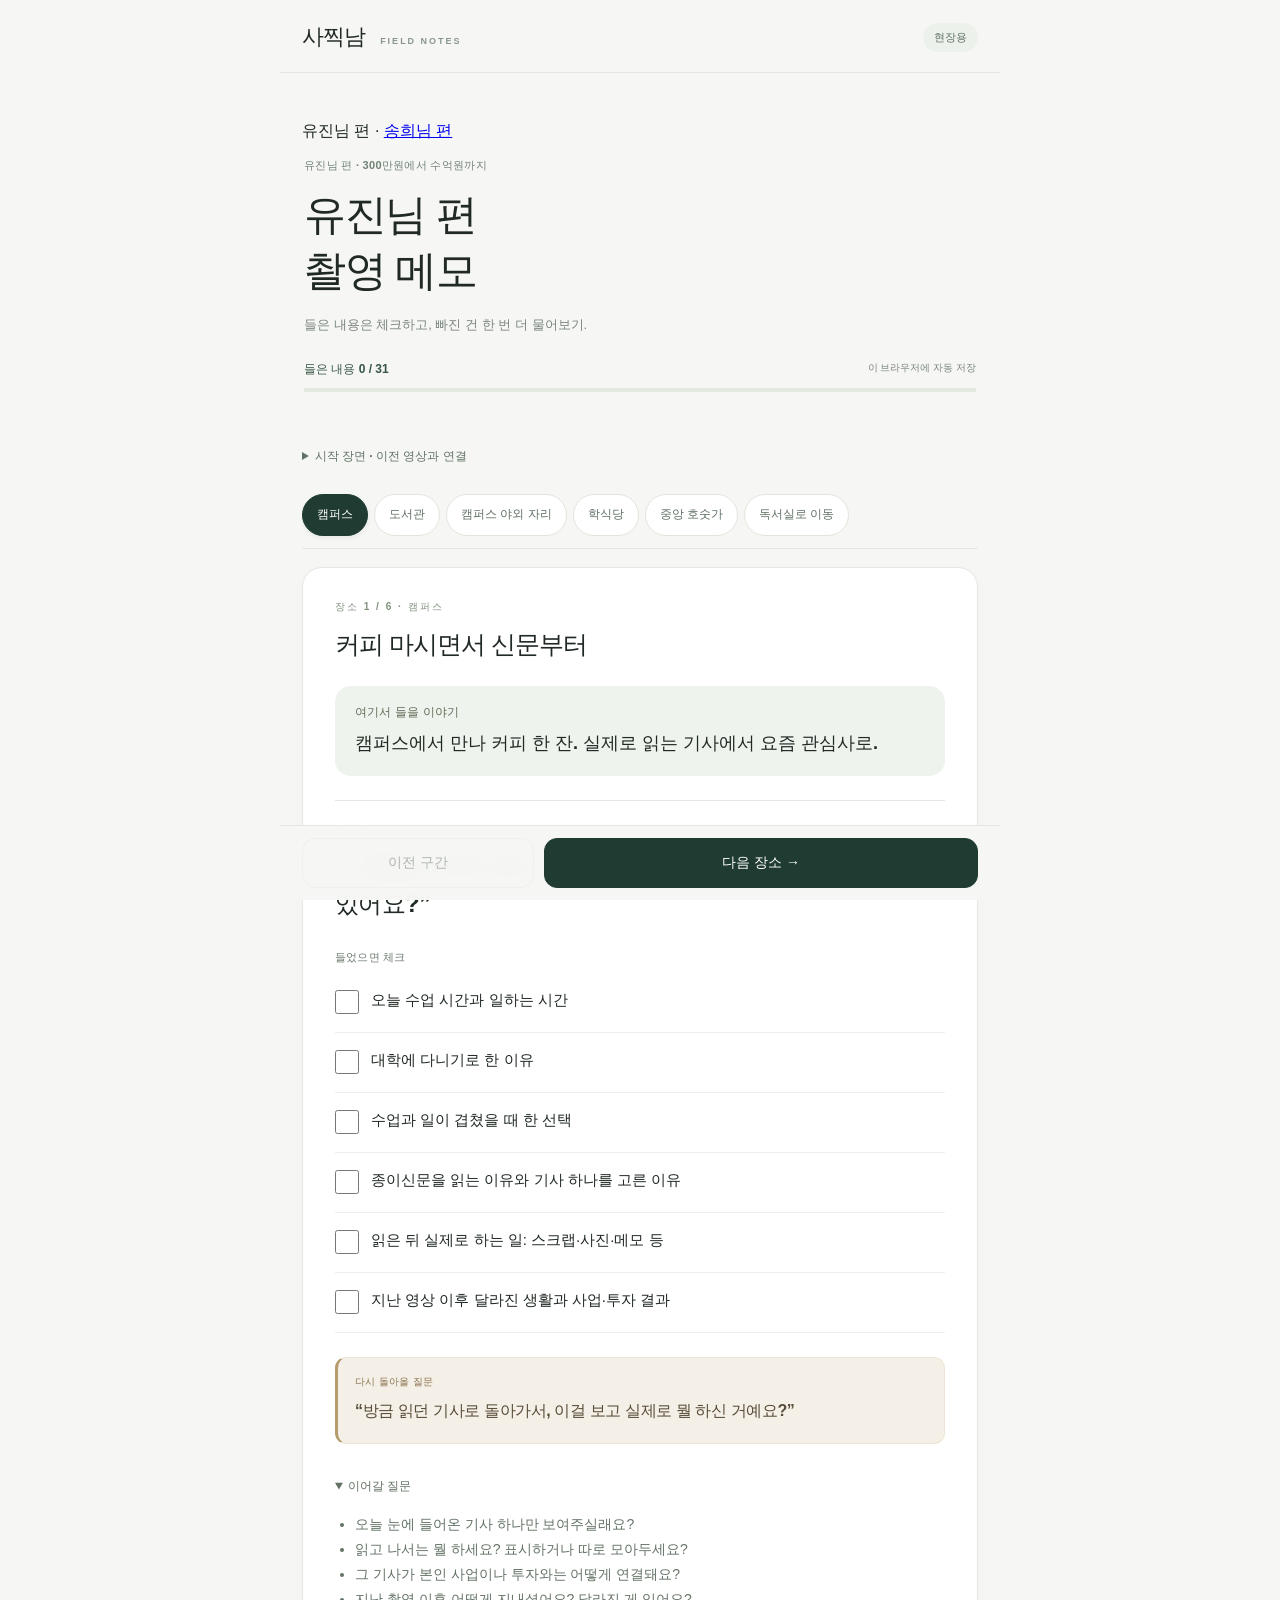
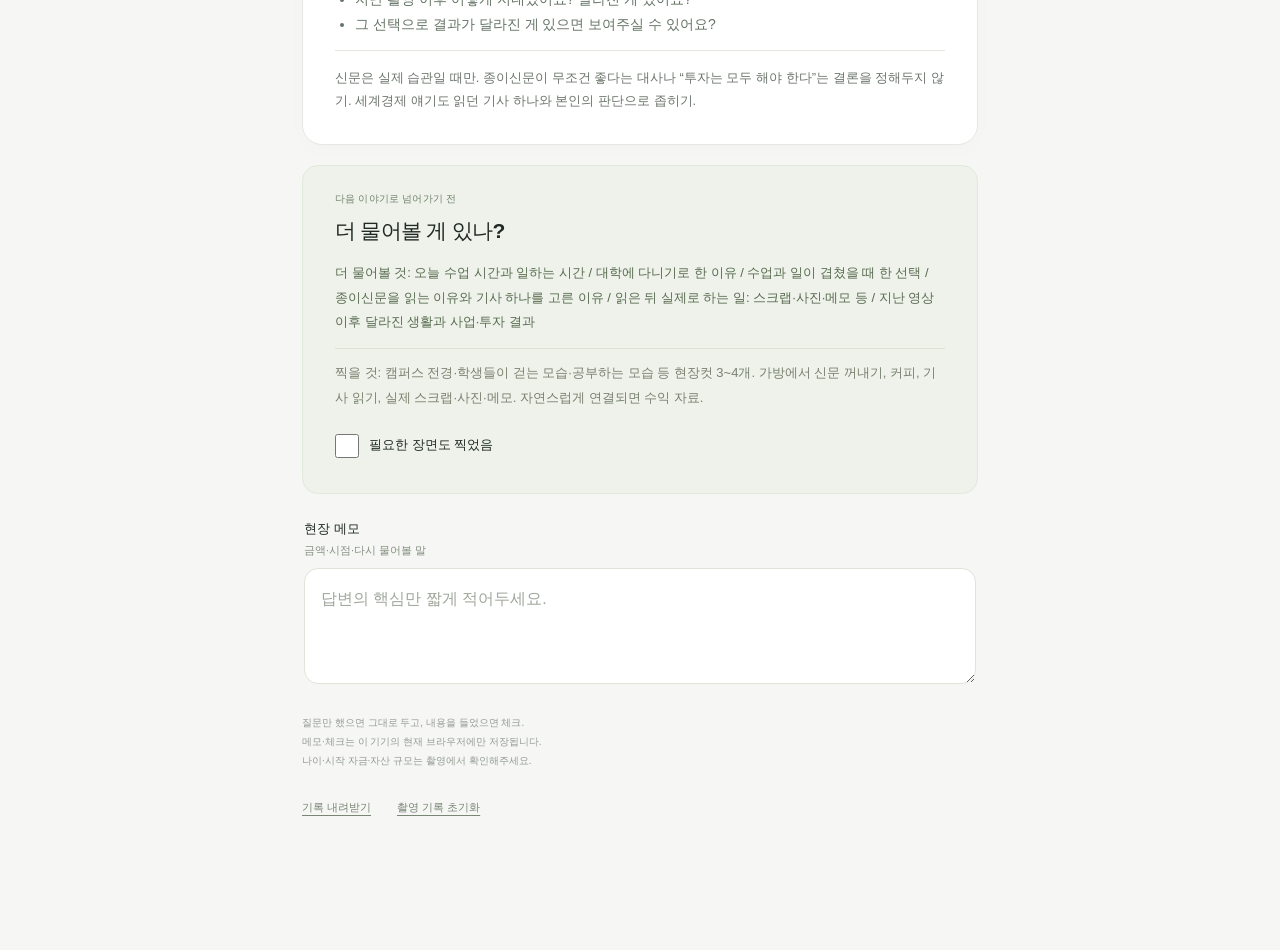
<file: index.html>
<!doctype html><html lang="ko"><head><meta charset="utf-8"><meta name="viewport" content="width=device-width, initial-scale=1, viewport-fit=cover"><meta name="theme-color" content="#f5f4ee"><meta name="robots" content="noindex,nofollow"><title>사찍남 · 현장 카드</title><link rel="stylesheet" href="style.css"><link rel="stylesheet" href="refined.css?v=20261011"></head><body>
<header><div class="brand">사찍남 <span>FIELD NOTES</span></div><span class="private">현장용</span></header>
<main><p class="episode-links"><strong>유진님 편</strong> · <a href="songhee/">송희님 편</a></p><section class="intro"><p class="eyebrow">유진님 편 · 300만원에서 수억원까지</p><h1>유진님 편<br>촬영 메모</h1><p class="sub">들은 내용은 체크하고, 빠진 건 한 번 더 물어보기.</p><div class="progress-label"><strong id="total"></strong><span id="save" role="status">이 브라우저에 자동 저장</span></div><progress id="progress" max="20" value="0" aria-label="전체 답변 확보 진행률"></progress></section>
<details class="opening"><summary>시작 장면 · 이전 영상과 연결</summary><p>이전 영상 약 30초 요약 → 실제 지난 기간 자막 → 지금 캠퍼스에서 만남. 이전 영상의 결과·첫 300만원·인물 소개만 짧게 남기기.</p><p>캠퍼스 현장컷 3~4개 → 커피와 실제 종이신문 읽기. 과거 수치에는 당시 기준을 표시하고, 지금 수치와 섞지 않기.</p><p>제목: 사업과 투자로 수억원 자산 모은 22살 여대생<br>썸네일: 300만원으로 시작해 / 수억원 모은 22살 여대생<br>금액·나이·재학 상태 확인 후 확정.</p></details><nav id="nav" aria-label="촬영 장소"></nav><div id="topics" aria-label="이 장소에서 물어볼 이야기"></div>
<article id="card"></article>
<section class="move"><div class="eyebrow">다음 이야기로 넘어가기 전</div><h2>더 물어볼 게 있나?</h2><p id="missing"></p><p id="shot"></p><label class="shot-check"><input type="checkbox" id="shotDone"> 필요한 장면도 찍었음</label></section>
<section class="notes"><label for="memo">현장 메모 <span>금액·시점·다시 물어볼 말</span></label><textarea id="memo" rows="3" placeholder="답변의 핵심만 짧게 적어두세요."></textarea></section>
<div class="paging"><button id="prev">이전 구간</button><button id="next">다음 구간 →</button></div>
<footer>질문만 했으면 그대로 두고, 내용을 들었으면 체크.<br>메모·체크는 이 기기의 현재 브라우저에만 저장됩니다.<br>나이·시작 자금·자산 규모는 촬영에서 확인해주세요.<div class="tools"><button id="export">기록 내려받기</button><button id="reset">촬영 기록 초기화</button></div></footer></main>
<dialog id="resetDialog"><h2>촬영 기록을 비울까요?</h2><p>이 브라우저에 저장된 체크와 메모를 지웁니다. 필요하면 먼저 기록을 내려받으세요.</p><button id="cancelReset">취소</button><button id="confirmReset">기록 비우기</button></dialog>
<script src="app.js?v=20261011"></script></body></html>
</file>
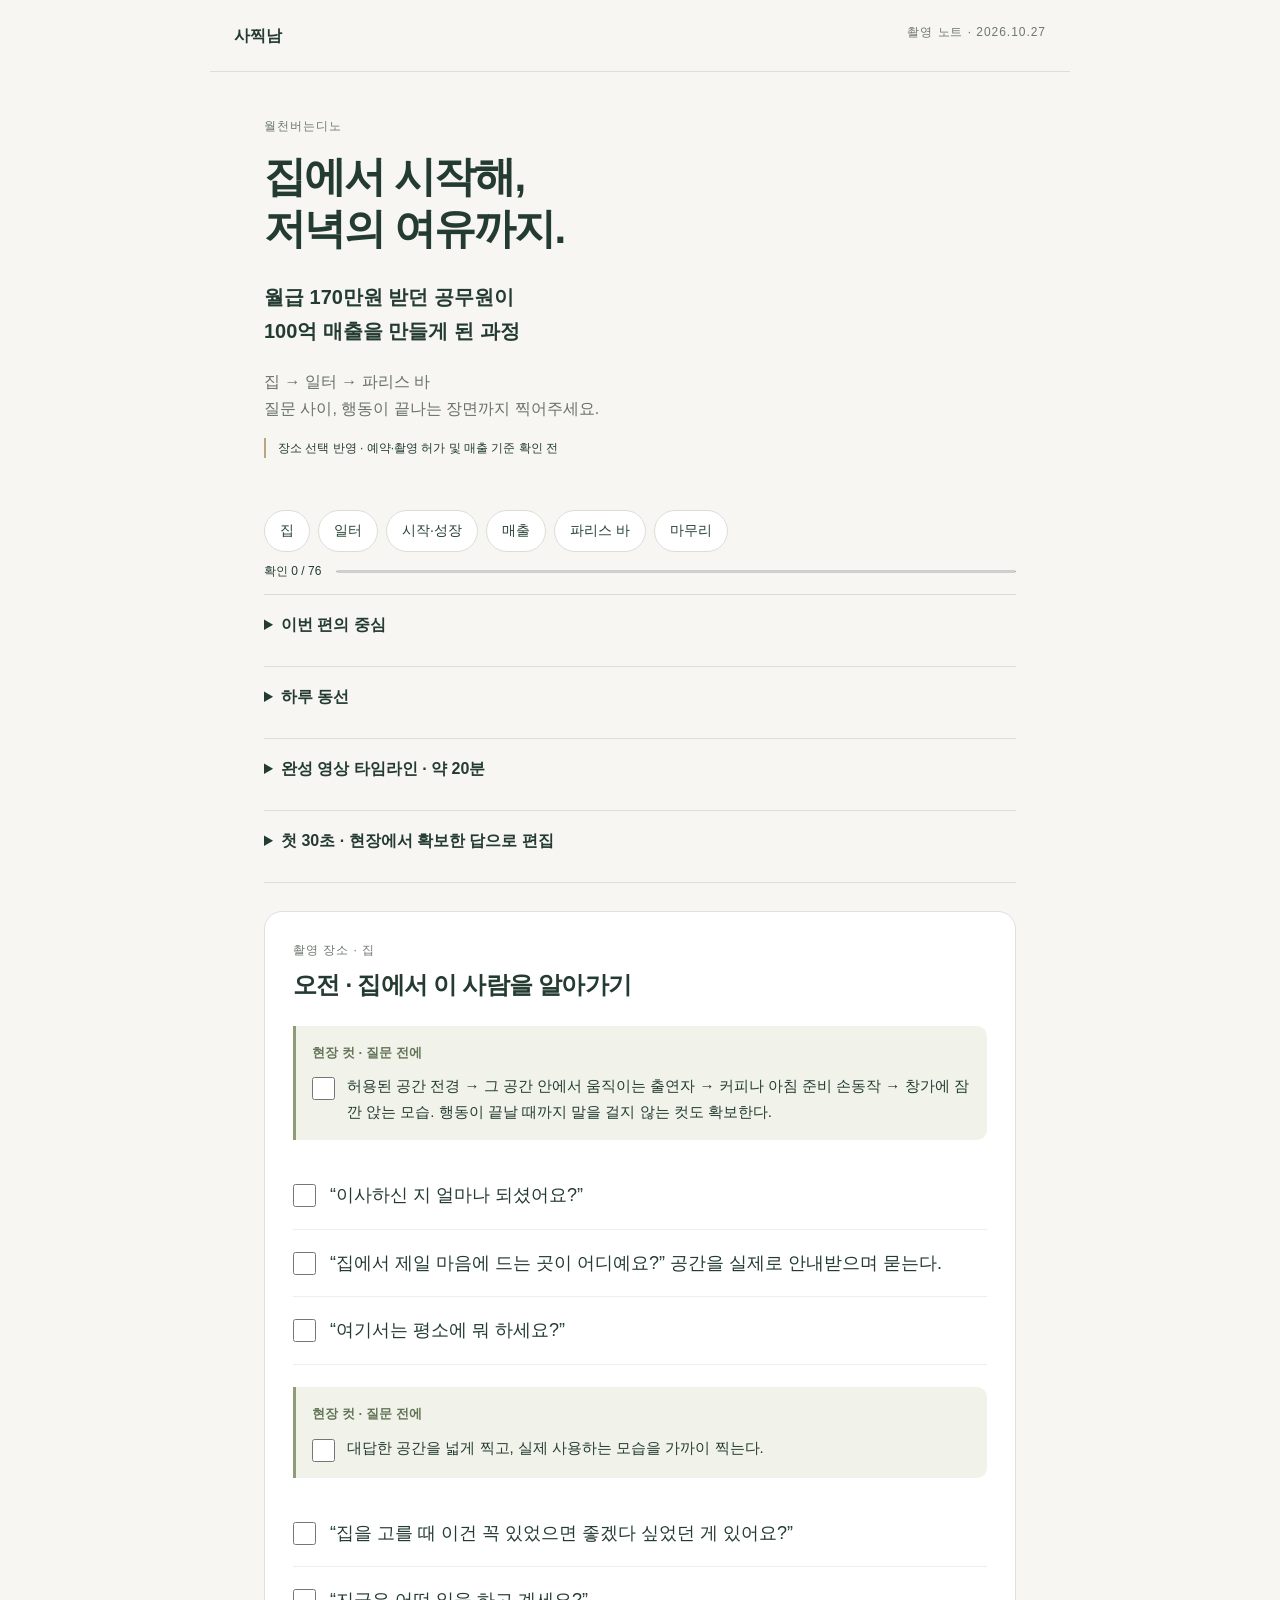
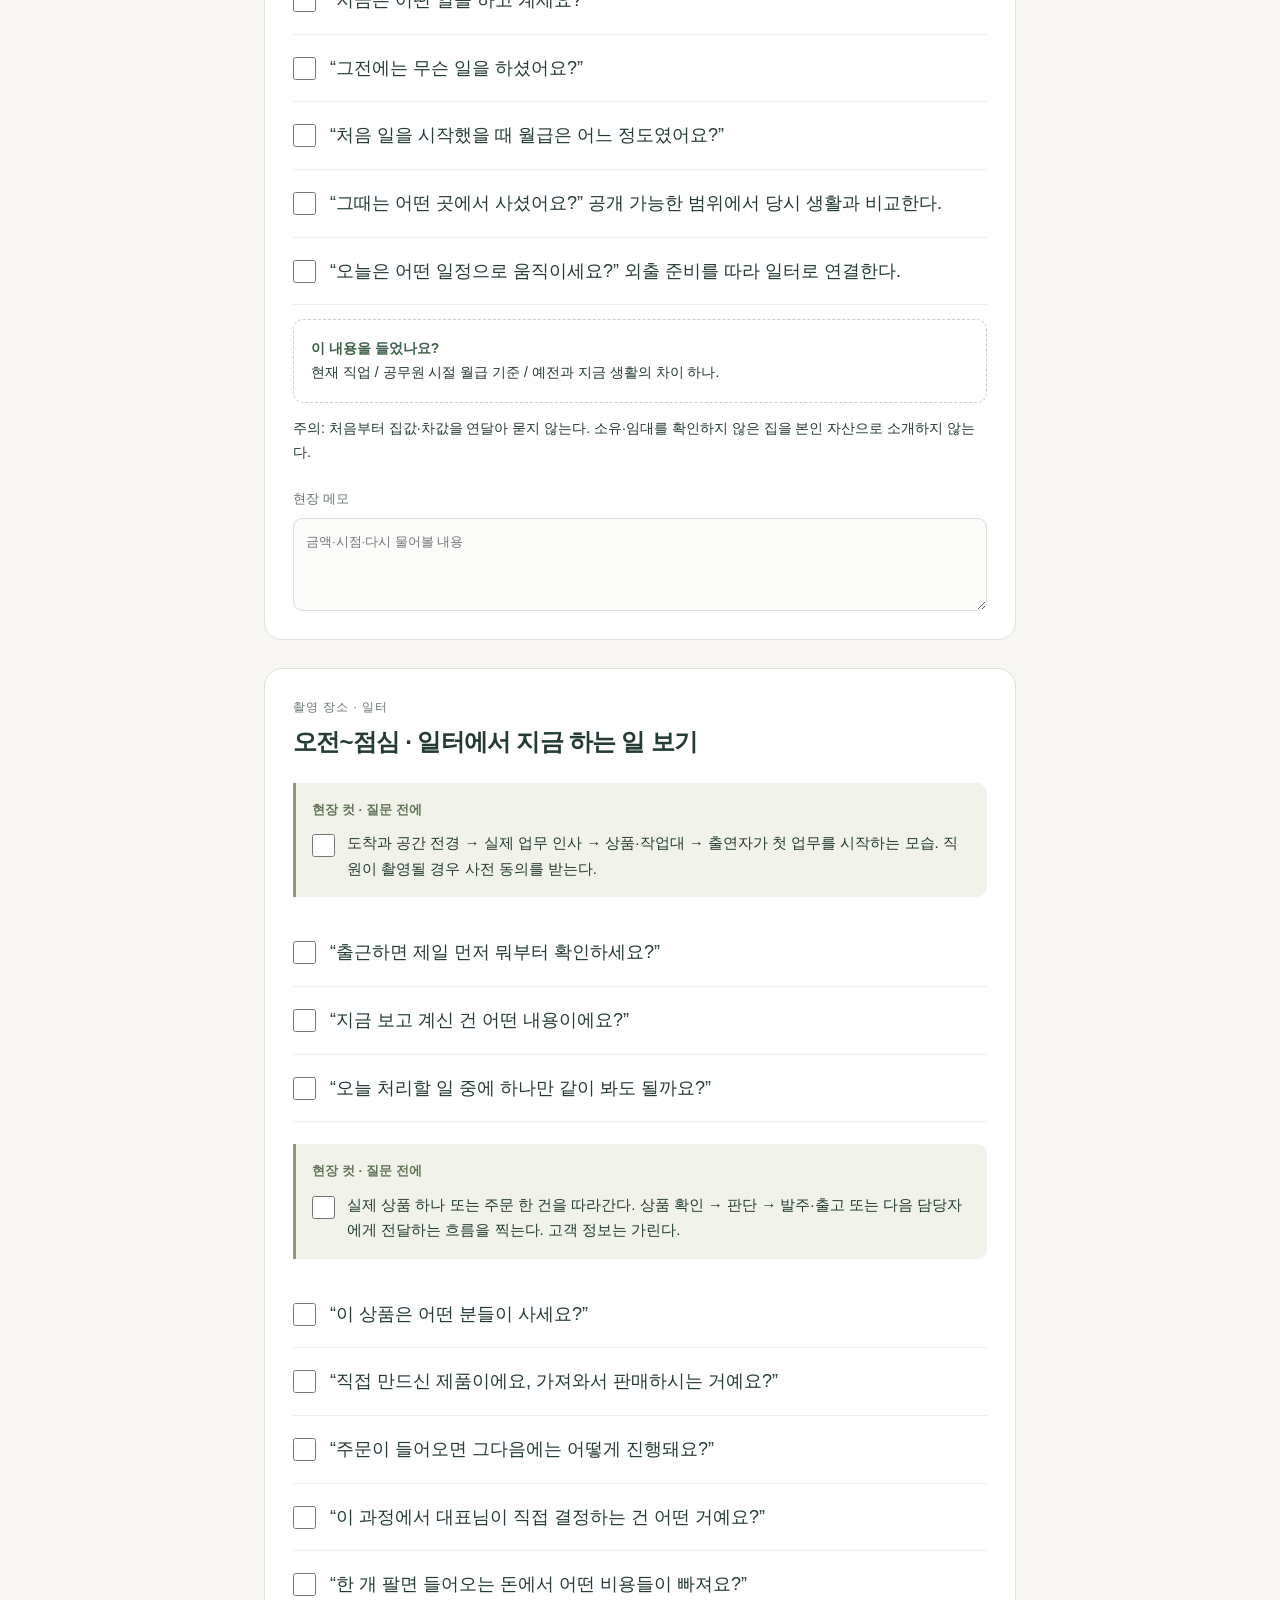
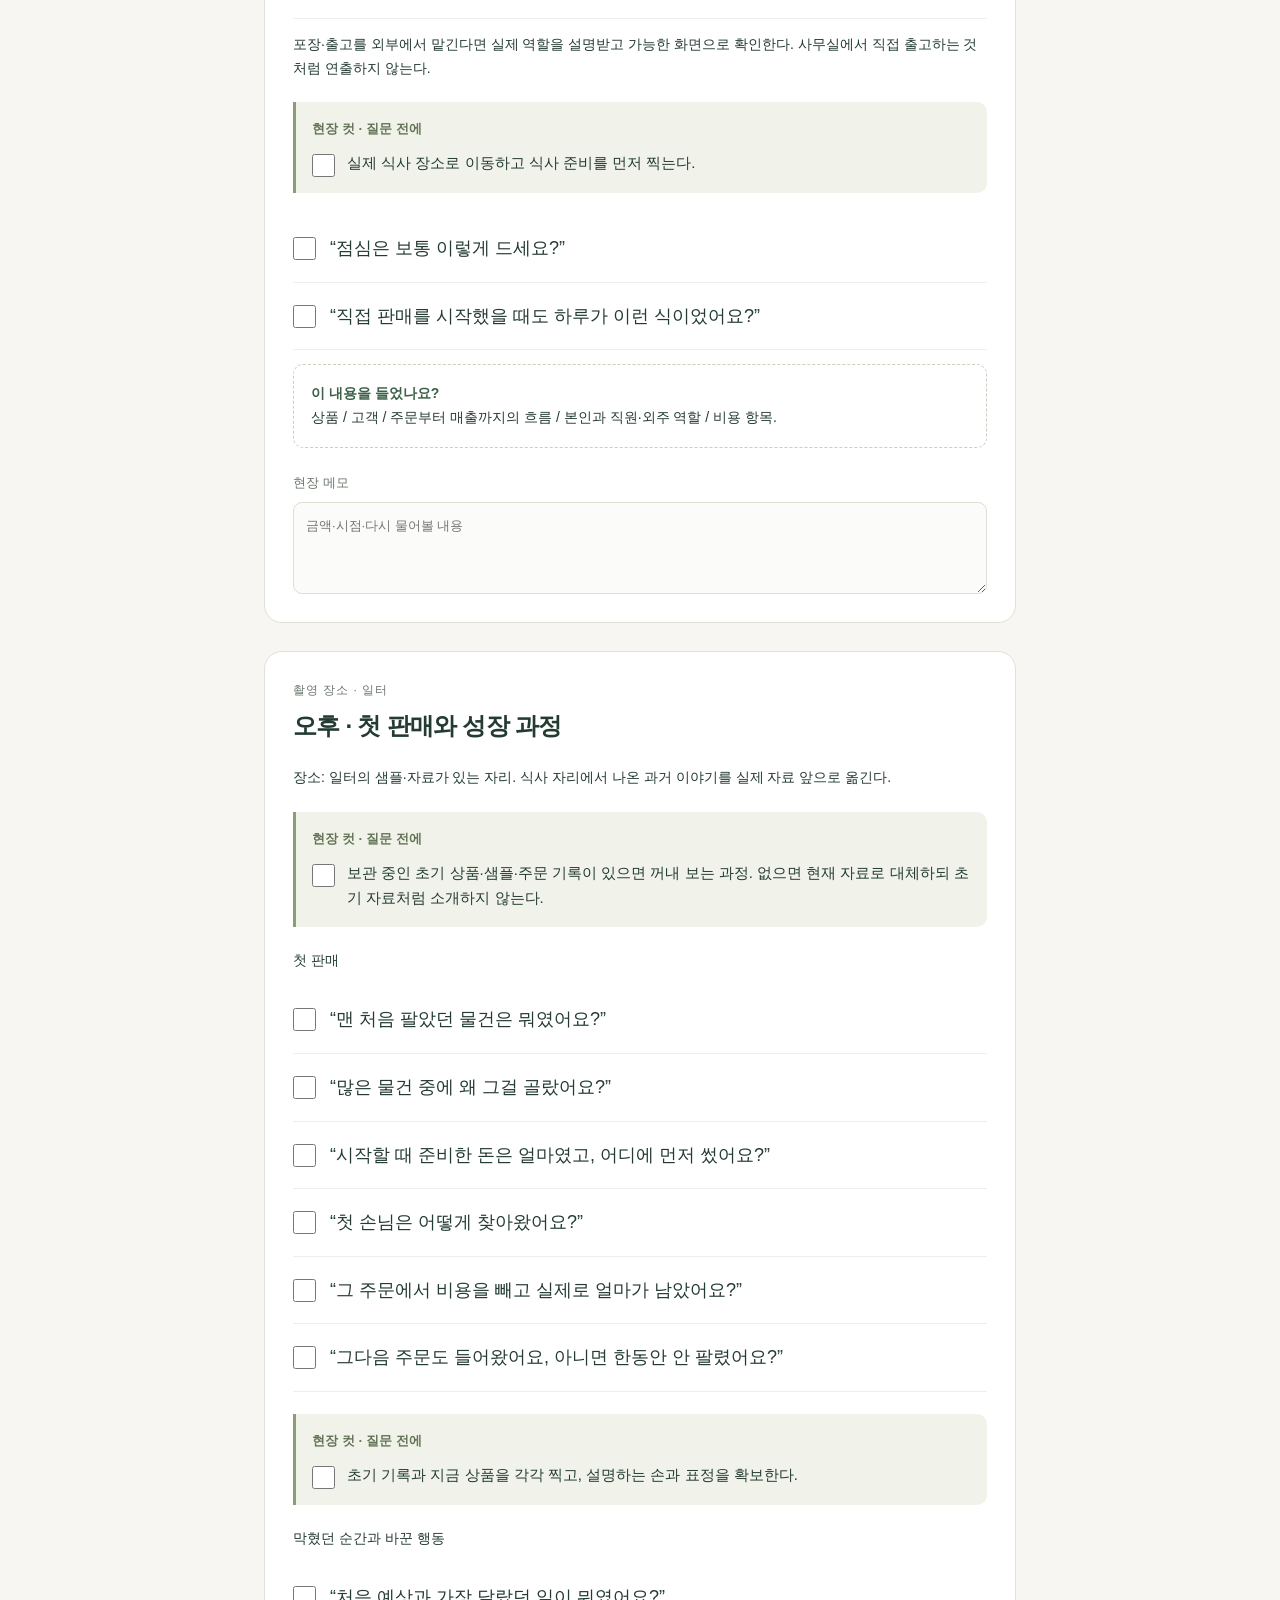
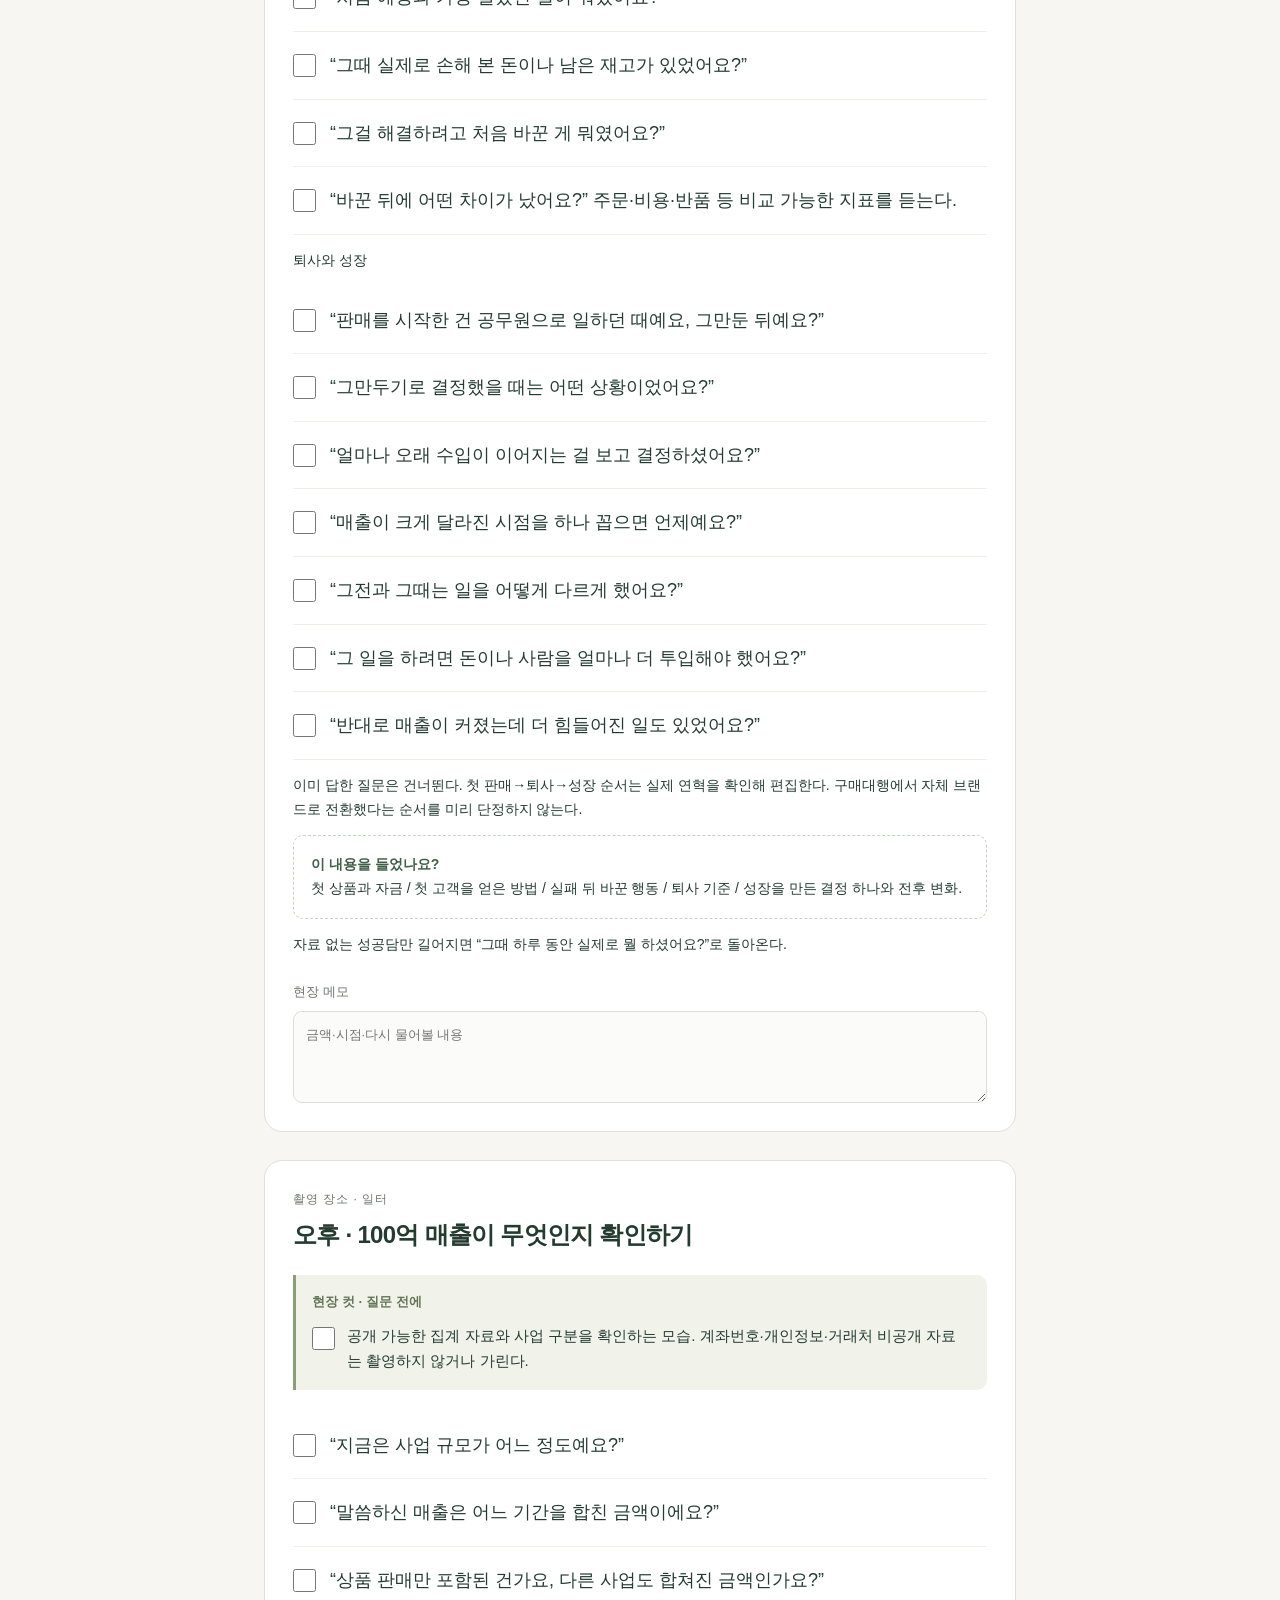
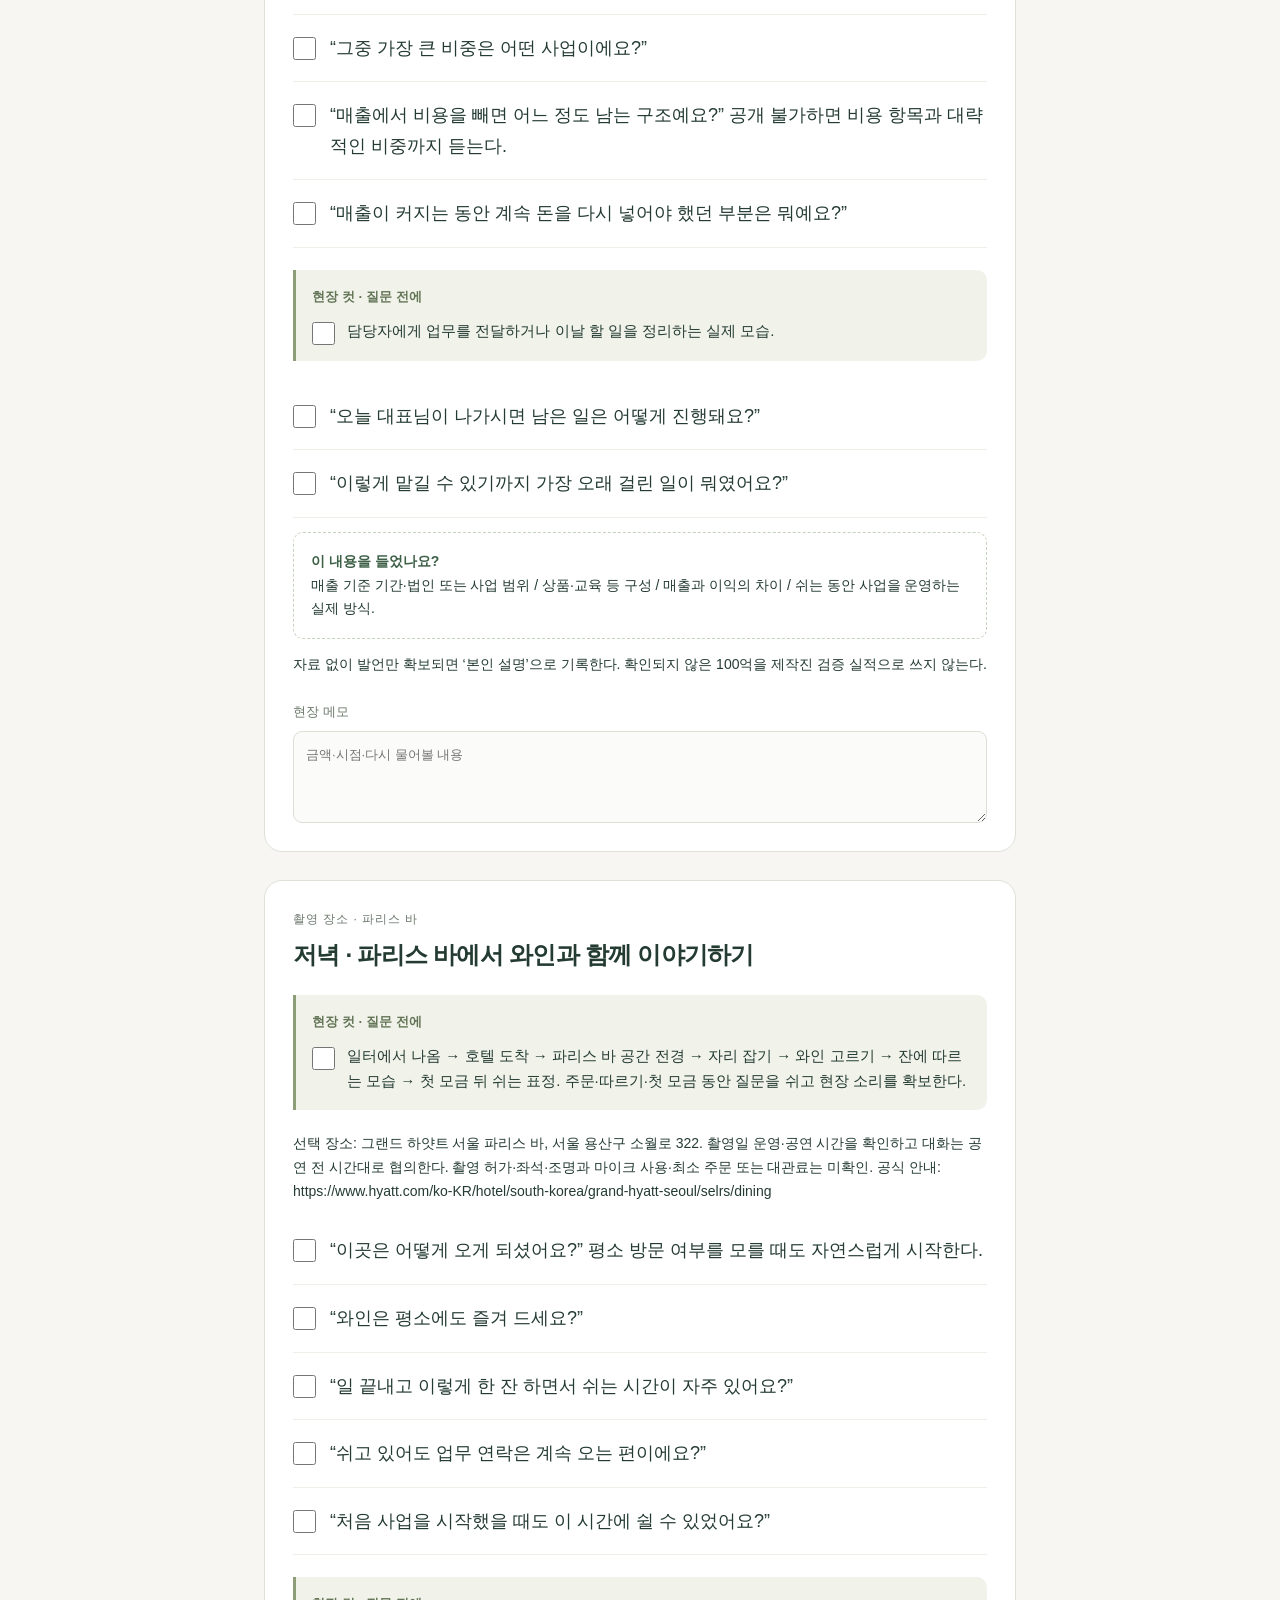
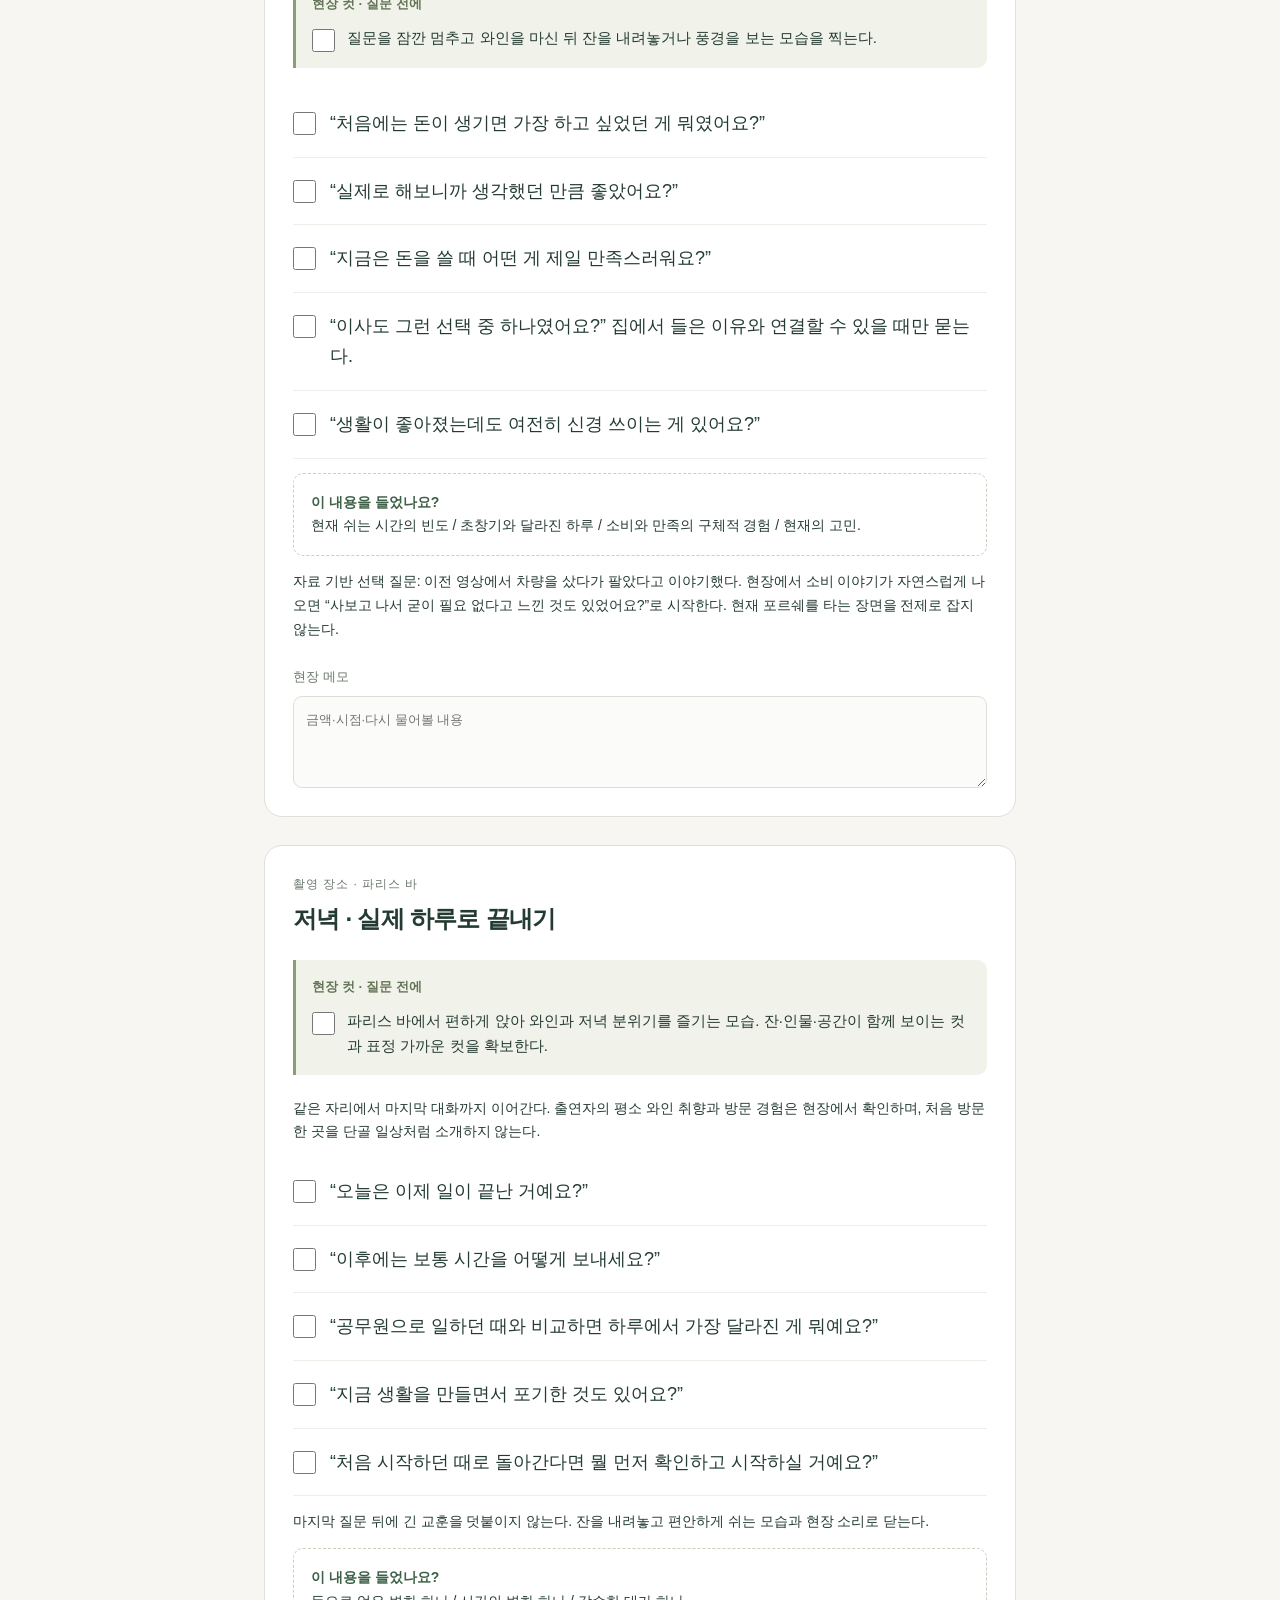
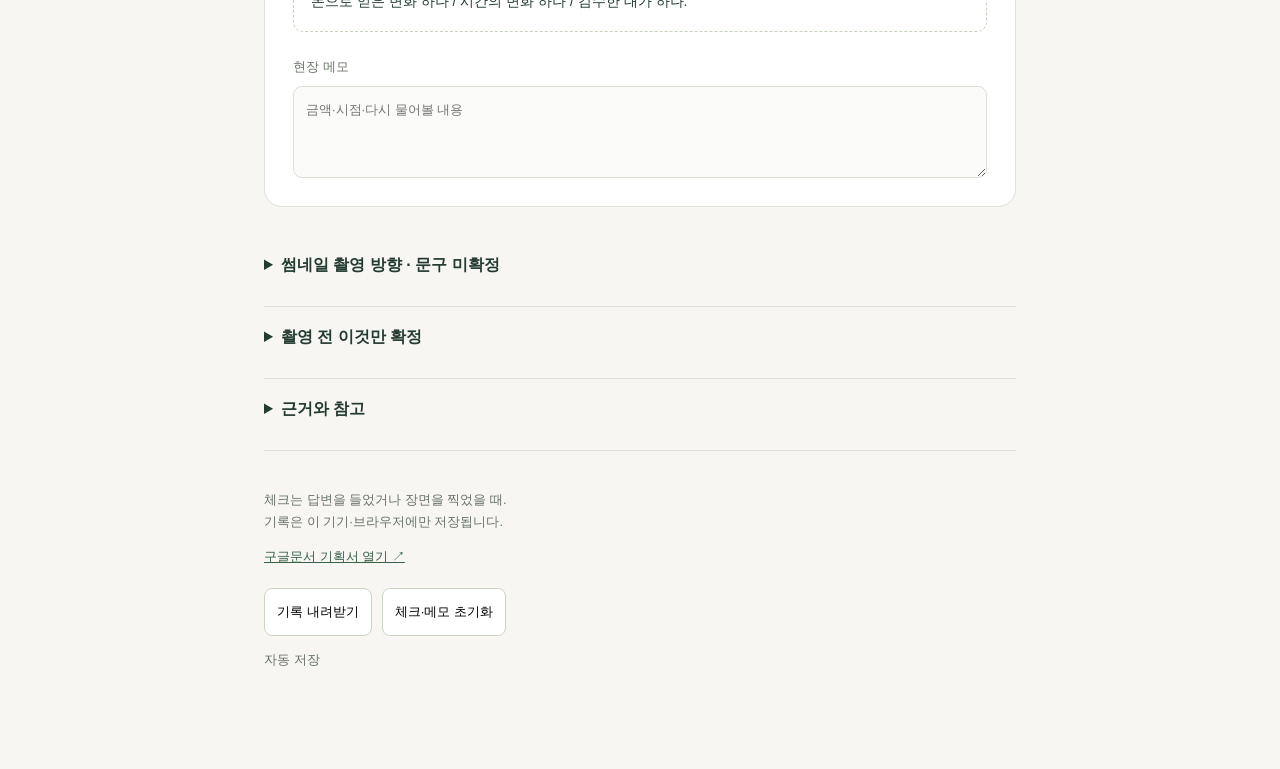
<file: dino/index.html>
<!doctype html><html lang="ko"><head><meta charset="utf-8"><meta name="viewport" content="width=device-width,initial-scale=1"><meta name="robots" content="noindex,nofollow"><meta name="theme-color" content="#f7f6f2"><title>월천버는디노 · 사찍남 촬영 카드</title><link rel="stylesheet" href="style.css"></head><body><header><b>사찍남</b><span>촬영 노트 · 2026.10.27</span></header><main><div class="hero"><div class="eyebrow">월천버는디노</div><h1>집에서 시작해,<br>저녁의 여유까지.</h1><p class="title">월급 170만원 받던 공무원이<br>100억 매출을 만들게 된 과정</p><p class="muted">집 → 일터 → 파리스 바<br>질문 사이, 행동이 끝나는 장면까지 찍어주세요.</p><p class="status">장소 선택 반영 · 예약·촬영 허가 및 매출 기준 확인 전</p></div><div class="sticky"><nav aria-label="장소 바로가기"><a href="#scene4">집</a><a href="#scene5">일터</a><a href="#scene6">시작·성장</a><a href="#scene7">매출</a><a href="#scene8">파리스 바</a><a href="#scene9">마무리</a></nav><div class="progress"><span id="progressText" role="status"></span><progress id="progress" value="0" max="100" aria-label="질문과 현장 컷 확인 진행률"></progress></div></div><details class="reference"><summary>이번 편의 중심</summary><p>제목: 월급 170만원 받던 공무원이 100억 매출을 만들게 된 과정</p><p>좋아진 집에서 시작해 그 생활을 가능하게 만든 일을 따라가고, 저녁에는 돈과 시간을 어떻게 쓰게 됐는지 듣는다.</p><p>시청자가 끝까지 가져갈 답: 첫 판매가 어떻게 반복되는 사업이 됐고, 그 사업이 지금의 생활을 어떻게 바꿨는가.</p><p>감정 흐름: 이런 집에 사는 사람이구나 → 무슨 일을 하지? → 처음에는 나와 비슷했네 → 여기서 사업이 커졌구나 → 나도 내 시간을 선택하고 싶다.</p><p>100억은 자산이나 이익이 아닌 매출로 다룬다. 집계 기간과 사업 범위는 확인 전이다.</p></details><details class="reference"><summary>하루 동선</summary><p>오전 집 → 오전~점심 일터 → 오후 일터에서 과거 자료와 성장 과정 → 저녁 그랜드 하얏트 서울 파리스 바(한남동)에서 와인과 대화.</p><p>별도 카페 이동 없이 파리스 바에서 휴식 대화와 저녁 마무리를 이어간다.</p><p>저녁 장소는 사용자 선택으로 파리스 바를 기획에 반영했다. 예약·촬영 허가는 아직 미확정이며 출연자 동의·실제 이용 여부·이동 시간을 확인한다. 집 공개가 어려우면 허용된 거실이나 아침 준비 공간만 촬영한다.</p><p>호텔 공간의 가격이나 등급보다, 일을 끝내고 여유를 누리는 행동과 시간의 변화를 보여준다. 촬영을 위해 처음 방문하는 곳은 평소 단골처럼 소개하지 않는다.</p></details><details class="reference"><summary>완성 영상 타임라인 · 약 20분</summary><p>0:00~0:30 | 집·일터·휴식 예고. 좋은 생활과 사업의 실체를 동시에 보여준다.</p><p>0:30~3:00 | 집에서 만남. 지금의 생활과 공무원 시절의 차이.</p><p>3:00~6:00 | 출근과 실제 업무. 무엇을 팔고 누구에게 돈을 받는지 이해한다.</p><p>6:00~10:00 | 첫 상품·첫 주문·첫 실패. 시작 자금이 어디로 들어갔는지 따라간다.</p><p>10:00~13:30 | 퇴사와 성장. 매출이 커진 구체적인 전환점 하나를 깊게 듣는다.</p><p>13:30~16:00 | 100억의 내용. 기간·사업별 매출·비용·대표의 역할을 확인한다.</p><p>16:00~18:30 | 일을 마치고 파리스 바로. 와인을 주문하고 쉬면서 사업 운영과 현재의 선택을 이야기한다.</p><p>18:30~20:00 | 파리스 바에서 저녁 마무리. 얻은 것과 포기한 것을 듣고 와인과 풍경을 즐기는 모습으로 끝낸다.</p><p>편집 길이는 답변과 사건의 밀도에 따라 조정한다. 성장 과정이 부족하면 집·휴식 분량을 줄여 보완한다.</p></details><details class="reference"><summary>첫 30초 · 현장에서 확보한 답으로 편집</summary><p>0~6초: 집의 넓은 공간과 그 안에서 아침을 준비하는 사람. 집 구경만 길게 하지 않는다.</p><p>6~12초: 공무원 시절 월급을 설명하는 실제 답변. 170만원이 어느 시기·기준인지 확인한 부분을 쓴다.</p><p>12~22초: 오늘 다루는 상품과 주문·업무 장면. 100억 매출의 기준을 설명한 실제 답변 일부를 연결한다. 기준이 불명확하면 숫자 단정 컷은 보류한다.</p><p>22~27초: 일을 마치고 여유롭게 앉는 모습과 시간의 변화에 관한 답 한 토막.</p><p>27~30초: 처음 판 물건이나 초기 기록을 짧게 보여준 뒤 집에서 첫 인사로 돌아간다.</p><p>위 내용은 출연자가 외울 대사가 아니다. 없는 주문 알림·첫 성공 순간을 재연하지 않는다.</p></details><section class="card" id="scene4"><div class="eyebrow">촬영 장소 · 집</div><h2>오전 · 집에서 이 사람을 알아가기</h2><div class="shot"><small>현장 컷 · 질문 전에</small><label><input type="checkbox" data-key="463138f3414e3f4e"><span>허용된 공간 전경 → 그 공간 안에서 움직이는 출연자 → 커피나 아침 준비 손동작 → 창가에 잠깐 앉는 모습. 행동이 끝날 때까지 말을 걸지 않는 컷도 확보한다.</span></label></div><label class="question"><input type="checkbox" data-key="4ffc7036c5280ea7"><span>“이사하신 지 얼마나 되셨어요?”</span></label><label class="question"><input type="checkbox" data-key="675f0364bb465458"><span>“집에서 제일 마음에 드는 곳이 어디예요?” 공간을 실제로 안내받으며 묻는다.</span></label><label class="question"><input type="checkbox" data-key="746cbffda05aa226"><span>“여기서는 평소에 뭐 하세요?”</span></label><div class="shot"><small>현장 컷 · 질문 전에</small><label><input type="checkbox" data-key="a317691de2e8f26b"><span>대답한 공간을 넓게 찍고, 실제 사용하는 모습을 가까이 찍는다.</span></label></div><label class="question"><input type="checkbox" data-key="d3c5fda9221cb72b"><span>“집을 고를 때 이건 꼭 있었으면 좋겠다 싶었던 게 있어요?”</span></label><label class="question"><input type="checkbox" data-key="48c8e2614fa92e5a"><span>“지금은 어떤 일을 하고 계세요?”</span></label><label class="question"><input type="checkbox" data-key="fd4310dd976af7e6"><span>“그전에는 무슨 일을 하셨어요?”</span></label><label class="question"><input type="checkbox" data-key="25b1295c522a968f"><span>“처음 일을 시작했을 때 월급은 어느 정도였어요?”</span></label><label class="question"><input type="checkbox" data-key="23c8066cfa1bd9a7"><span>“그때는 어떤 곳에서 사셨어요?” 공개 가능한 범위에서 당시 생활과 비교한다.</span></label><label class="question"><input type="checkbox" data-key="3118a0c6bc7afc3e"><span>“오늘은 어떤 일정으로 움직이세요?” 외출 준비를 따라 일터로 연결한다.</span></label><p class="answer"><b>이 내용을 들었나요?</b><br> 현재 직업 / 공무원 시절 월급 기준 / 예전과 지금 생활의 차이 하나.</p><p>주의: 처음부터 집값·차값을 연달아 묻지 않는다. 소유·임대를 확인하지 않은 집을 본인 자산으로 소개하지 않는다.</p><label class="memo-label">현장 메모<textarea data-key="memo-4" rows="3" placeholder="금액·시점·다시 물어볼 내용"></textarea></label></section><section class="card" id="scene5"><div class="eyebrow">촬영 장소 · 일터</div><h2>오전~점심 · 일터에서 지금 하는 일 보기</h2><div class="shot"><small>현장 컷 · 질문 전에</small><label><input type="checkbox" data-key="c2f09cf7435fffb5"><span>도착과 공간 전경 → 실제 업무 인사 → 상품·작업대 → 출연자가 첫 업무를 시작하는 모습. 직원이 촬영될 경우 사전 동의를 받는다.</span></label></div><label class="question"><input type="checkbox" data-key="747e9cfad055cd68"><span>“출근하면 제일 먼저 뭐부터 확인하세요?”</span></label><label class="question"><input type="checkbox" data-key="ee3c56bc1b100480"><span>“지금 보고 계신 건 어떤 내용이에요?”</span></label><label class="question"><input type="checkbox" data-key="84167ed99a34ee0b"><span>“오늘 처리할 일 중에 하나만 같이 봐도 될까요?”</span></label><div class="shot"><small>현장 컷 · 질문 전에</small><label><input type="checkbox" data-key="11f99d3ea4a0fb8f"><span>실제 상품 하나 또는 주문 한 건을 따라간다. 상품 확인 → 판단 → 발주·출고 또는 다음 담당자에게 전달하는 흐름을 찍는다. 고객 정보는 가린다.</span></label></div><label class="question"><input type="checkbox" data-key="5b06dff3c5a2bdf4"><span>“이 상품은 어떤 분들이 사세요?”</span></label><label class="question"><input type="checkbox" data-key="32a2c7e13ab74585"><span>“직접 만드신 제품이에요, 가져와서 판매하시는 거예요?”</span></label><label class="question"><input type="checkbox" data-key="f94a65abb2b2309b"><span>“주문이 들어오면 그다음에는 어떻게 진행돼요?”</span></label><label class="question"><input type="checkbox" data-key="8181bb318d4535d8"><span>“이 과정에서 대표님이 직접 결정하는 건 어떤 거예요?”</span></label><label class="question"><input type="checkbox" data-key="9edafdf453671ddc"><span>“한 개 팔면 들어오는 돈에서 어떤 비용들이 빠져요?”</span></label><p>포장·출고를 외부에서 맡긴다면 실제 역할을 설명받고 가능한 화면으로 확인한다. 사무실에서 직접 출고하는 것처럼 연출하지 않는다.</p><div class="shot"><small>현장 컷 · 질문 전에</small><label><input type="checkbox" data-key="9a9593aad80ab42b"><span>실제 식사 장소로 이동하고 식사 준비를 먼저 찍는다.</span></label></div><label class="question"><input type="checkbox" data-key="00f6acc241ab547d"><span>“점심은 보통 이렇게 드세요?”</span></label><label class="question"><input type="checkbox" data-key="7f2b9a4791dfc9b7"><span>“직접 판매를 시작했을 때도 하루가 이런 식이었어요?”</span></label><p class="answer"><b>이 내용을 들었나요?</b><br> 상품 / 고객 / 주문부터 매출까지의 흐름 / 본인과 직원·외주 역할 / 비용 항목.</p><label class="memo-label">현장 메모<textarea data-key="memo-5" rows="3" placeholder="금액·시점·다시 물어볼 내용"></textarea></label></section><section class="card" id="scene6"><div class="eyebrow">촬영 장소 · 일터</div><h2>오후 · 첫 판매와 성장 과정</h2><p>장소: 일터의 샘플·자료가 있는 자리. 식사 자리에서 나온 과거 이야기를 실제 자료 앞으로 옮긴다.</p><div class="shot"><small>현장 컷 · 질문 전에</small><label><input type="checkbox" data-key="348f29b53e55e950"><span>보관 중인 초기 상품·샘플·주문 기록이 있으면 꺼내 보는 과정. 없으면 현재 자료로 대체하되 초기 자료처럼 소개하지 않는다.</span></label></div><p>첫 판매</p><label class="question"><input type="checkbox" data-key="51fdd734e2fdaa7e"><span>“맨 처음 팔았던 물건은 뭐였어요?”</span></label><label class="question"><input type="checkbox" data-key="aef9c2de9ed1a6ed"><span>“많은 물건 중에 왜 그걸 골랐어요?”</span></label><label class="question"><input type="checkbox" data-key="16c11c5159ef4d9c"><span>“시작할 때 준비한 돈은 얼마였고, 어디에 먼저 썼어요?”</span></label><label class="question"><input type="checkbox" data-key="93a85b81be6c1716"><span>“첫 손님은 어떻게 찾아왔어요?”</span></label><label class="question"><input type="checkbox" data-key="7bb1dbba59fa9300"><span>“그 주문에서 비용을 빼고 실제로 얼마가 남았어요?”</span></label><label class="question"><input type="checkbox" data-key="b1a2bec3a20782f5"><span>“그다음 주문도 들어왔어요, 아니면 한동안 안 팔렸어요?”</span></label><div class="shot"><small>현장 컷 · 질문 전에</small><label><input type="checkbox" data-key="81cb2d9d9bbe0ca6"><span>초기 기록과 지금 상품을 각각 찍고, 설명하는 손과 표정을 확보한다.</span></label></div><p>막혔던 순간과 바꾼 행동</p><label class="question"><input type="checkbox" data-key="30b69f06f55bd2df"><span>“처음 예상과 가장 달랐던 일이 뭐였어요?”</span></label><label class="question"><input type="checkbox" data-key="a8f54da81c74e330"><span>“그때 실제로 손해 본 돈이나 남은 재고가 있었어요?”</span></label><label class="question"><input type="checkbox" data-key="851ed213b69d4173"><span>“그걸 해결하려고 처음 바꾼 게 뭐였어요?”</span></label><label class="question"><input type="checkbox" data-key="12d09609ac80bd74"><span>“바꾼 뒤에 어떤 차이가 났어요?” 주문·비용·반품 등 비교 가능한 지표를 듣는다.</span></label><p>퇴사와 성장</p><label class="question"><input type="checkbox" data-key="6832c3768b7c2211"><span>“판매를 시작한 건 공무원으로 일하던 때예요, 그만둔 뒤예요?”</span></label><label class="question"><input type="checkbox" data-key="6a5b193c8896c5d9"><span>“그만두기로 결정했을 때는 어떤 상황이었어요?”</span></label><label class="question"><input type="checkbox" data-key="762bd152b09ebd98"><span>“얼마나 오래 수입이 이어지는 걸 보고 결정하셨어요?”</span></label><label class="question"><input type="checkbox" data-key="4c31975c08327e01"><span>“매출이 크게 달라진 시점을 하나 꼽으면 언제예요?”</span></label><label class="question"><input type="checkbox" data-key="02441cd9fa2830e3"><span>“그전과 그때는 일을 어떻게 다르게 했어요?”</span></label><label class="question"><input type="checkbox" data-key="430d080def396937"><span>“그 일을 하려면 돈이나 사람을 얼마나 더 투입해야 했어요?”</span></label><label class="question"><input type="checkbox" data-key="8a8fcb0a323563ae"><span>“반대로 매출이 커졌는데 더 힘들어진 일도 있었어요?”</span></label><p>이미 답한 질문은 건너뛴다. 첫 판매→퇴사→성장 순서는 실제 연혁을 확인해 편집한다. 구매대행에서 자체 브랜드로 전환했다는 순서를 미리 단정하지 않는다.</p><p class="answer"><b>이 내용을 들었나요?</b><br> 첫 상품과 자금 / 첫 고객을 얻은 방법 / 실패 뒤 바꾼 행동 / 퇴사 기준 / 성장을 만든 결정 하나와 전후 변화.</p><p>자료 없는 성공담만 길어지면 “그때 하루 동안 실제로 뭘 하셨어요?”로 돌아온다.</p><label class="memo-label">현장 메모<textarea data-key="memo-6" rows="3" placeholder="금액·시점·다시 물어볼 내용"></textarea></label></section><section class="card" id="scene7"><div class="eyebrow">촬영 장소 · 일터</div><h2>오후 · 100억 매출이 무엇인지 확인하기</h2><div class="shot"><small>현장 컷 · 질문 전에</small><label><input type="checkbox" data-key="0883a7bf904193d7"><span>공개 가능한 집계 자료와 사업 구분을 확인하는 모습. 계좌번호·개인정보·거래처 비공개 자료는 촬영하지 않거나 가린다.</span></label></div><label class="question"><input type="checkbox" data-key="9d56ea90de338d7a"><span>“지금은 사업 규모가 어느 정도예요?”</span></label><label class="question"><input type="checkbox" data-key="a0196b0e2c21b34b"><span>“말씀하신 매출은 어느 기간을 합친 금액이에요?”</span></label><label class="question"><input type="checkbox" data-key="0d6cead87967e85e"><span>“상품 판매만 포함된 건가요, 다른 사업도 합쳐진 금액인가요?”</span></label><label class="question"><input type="checkbox" data-key="4a0dd7b111397f28"><span>“그중 가장 큰 비중은 어떤 사업이에요?”</span></label><label class="question"><input type="checkbox" data-key="c27b000e05063b41"><span>“매출에서 비용을 빼면 어느 정도 남는 구조예요?” 공개 불가하면 비용 항목과 대략적인 비중까지 듣는다.</span></label><label class="question"><input type="checkbox" data-key="f15f9439dc114b69"><span>“매출이 커지는 동안 계속 돈을 다시 넣어야 했던 부분은 뭐예요?”</span></label><div class="shot"><small>현장 컷 · 질문 전에</small><label><input type="checkbox" data-key="ae86e219304312ec"><span>담당자에게 업무를 전달하거나 이날 할 일을 정리하는 실제 모습.</span></label></div><label class="question"><input type="checkbox" data-key="1827aad3ef3eff0b"><span>“오늘 대표님이 나가시면 남은 일은 어떻게 진행돼요?”</span></label><label class="question"><input type="checkbox" data-key="9e44ac39fde34948"><span>“이렇게 맡길 수 있기까지 가장 오래 걸린 일이 뭐였어요?”</span></label><p class="answer"><b>이 내용을 들었나요?</b><br> 매출 기준 기간·법인 또는 사업 범위 / 상품·교육 등 구성 / 매출과 이익의 차이 / 쉬는 동안 사업을 운영하는 실제 방식.</p><p>자료 없이 발언만 확보되면 ‘본인 설명’으로 기록한다. 확인되지 않은 100억을 제작진 검증 실적으로 쓰지 않는다.</p><label class="memo-label">현장 메모<textarea data-key="memo-7" rows="3" placeholder="금액·시점·다시 물어볼 내용"></textarea></label></section><section class="card" id="scene8"><div class="eyebrow">촬영 장소 · 파리스 바</div><h2>저녁 · 파리스 바에서 와인과 함께 이야기하기</h2><div class="shot"><small>현장 컷 · 질문 전에</small><label><input type="checkbox" data-key="651802e66db44a5e"><span>일터에서 나옴 → 호텔 도착 → 파리스 바 공간 전경 → 자리 잡기 → 와인 고르기 → 잔에 따르는 모습 → 첫 모금 뒤 쉬는 표정. 주문·따르기·첫 모금 동안 질문을 쉬고 현장 소리를 확보한다.</span></label></div><p>선택 장소: 그랜드 하얏트 서울 파리스 바, 서울 용산구 소월로 322. 촬영일 운영·공연 시간을 확인하고 대화는 공연 전 시간대로 협의한다. 촬영 허가·좌석·조명과 마이크 사용·최소 주문 또는 대관료는 미확인. 공식 안내: https://www.hyatt.com/ko-KR/hotel/south-korea/grand-hyatt-seoul/selrs/dining</p><label class="question"><input type="checkbox" data-key="781fe44cc544d30c"><span>“이곳은 어떻게 오게 되셨어요?” 평소 방문 여부를 모를 때도 자연스럽게 시작한다.</span></label><label class="question"><input type="checkbox" data-key="3bef2f634db05a52"><span>“와인은 평소에도 즐겨 드세요?”</span></label><label class="question"><input type="checkbox" data-key="b1a831838bdbcf72"><span>“일 끝내고 이렇게 한 잔 하면서 쉬는 시간이 자주 있어요?”</span></label><label class="question"><input type="checkbox" data-key="99e7123cc09877a5"><span>“쉬고 있어도 업무 연락은 계속 오는 편이에요?”</span></label><label class="question"><input type="checkbox" data-key="03651de6353325f6"><span>“처음 사업을 시작했을 때도 이 시간에 쉴 수 있었어요?”</span></label><div class="shot"><small>현장 컷 · 질문 전에</small><label><input type="checkbox" data-key="5a59024eb273d309"><span>질문을 잠깐 멈추고 와인을 마신 뒤 잔을 내려놓거나 풍경을 보는 모습을 찍는다.</span></label></div><label class="question"><input type="checkbox" data-key="5e81c0a9bc5aa039"><span>“처음에는 돈이 생기면 가장 하고 싶었던 게 뭐였어요?”</span></label><label class="question"><input type="checkbox" data-key="974dcca73426520c"><span>“실제로 해보니까 생각했던 만큼 좋았어요?”</span></label><label class="question"><input type="checkbox" data-key="3b18bbe65e62e1f1"><span>“지금은 돈을 쓸 때 어떤 게 제일 만족스러워요?”</span></label><label class="question"><input type="checkbox" data-key="83b18614ddb3943a"><span>“이사도 그런 선택 중 하나였어요?” 집에서 들은 이유와 연결할 수 있을 때만 묻는다.</span></label><label class="question"><input type="checkbox" data-key="90b92e0aa466bae4"><span>“생활이 좋아졌는데도 여전히 신경 쓰이는 게 있어요?”</span></label><p class="answer"><b>이 내용을 들었나요?</b><br> 현재 쉬는 시간의 빈도 / 초창기와 달라진 하루 / 소비와 만족의 구체적 경험 / 현재의 고민.</p><p>자료 기반 선택 질문: 이전 영상에서 차량을 샀다가 팔았다고 이야기했다. 현장에서 소비 이야기가 자연스럽게 나오면 “사보고 나서 굳이 필요 없다고 느낀 것도 있었어요?”로 시작한다. 현재 포르쉐를 타는 장면을 전제로 잡지 않는다.</p><label class="memo-label">현장 메모<textarea data-key="memo-8" rows="3" placeholder="금액·시점·다시 물어볼 내용"></textarea></label></section><section class="card" id="scene9"><div class="eyebrow">촬영 장소 · 파리스 바</div><h2>저녁 · 실제 하루로 끝내기</h2><div class="shot"><small>현장 컷 · 질문 전에</small><label><input type="checkbox" data-key="8018e8c8e9bd79f4"><span>파리스 바에서 편하게 앉아 와인과 저녁 분위기를 즐기는 모습. 잔·인물·공간이 함께 보이는 컷과 표정 가까운 컷을 확보한다.</span></label></div><p>같은 자리에서 마지막 대화까지 이어간다. 출연자의 평소 와인 취향과 방문 경험은 현장에서 확인하며, 처음 방문한 곳을 단골 일상처럼 소개하지 않는다.</p><label class="question"><input type="checkbox" data-key="5c4b6e38a9e30416"><span>“오늘은 이제 일이 끝난 거예요?”</span></label><label class="question"><input type="checkbox" data-key="4a3ca318f4e9036f"><span>“이후에는 보통 시간을 어떻게 보내세요?”</span></label><label class="question"><input type="checkbox" data-key="cd8fe05e3e2b3df1"><span>“공무원으로 일하던 때와 비교하면 하루에서 가장 달라진 게 뭐예요?”</span></label><label class="question"><input type="checkbox" data-key="91f3821f55258e96"><span>“지금 생활을 만들면서 포기한 것도 있어요?”</span></label><label class="question"><input type="checkbox" data-key="0674141e3d9a64be"><span>“처음 시작하던 때로 돌아간다면 뭘 먼저 확인하고 시작하실 거예요?”</span></label><p>마지막 질문 뒤에 긴 교훈을 덧붙이지 않는다. 잔을 내려놓고 편안하게 쉬는 모습과 현장 소리로 닫는다.</p><p class="answer"><b>이 내용을 들었나요?</b><br> 돈으로 얻은 변화 하나 / 시간의 변화 하나 / 감수한 대가 하나.</p><label class="memo-label">현장 메모<textarea data-key="memo-9" rows="3" placeholder="금액·시점·다시 물어볼 내용"></textarea></label></section><details class="reference"><summary>썸네일 촬영 방향 · 문구 미확정</summary><p>A안: 집의 공간감이 보이는 창가·거실에서 출연자가 자연스럽게 앉거나 움직이는 모습. 인물과 공간이 함께 보이도록 넓게, 문구가 들어갈 여백도 확보.</p><p>B안: 실제 상품이 보이는 일터에서 출연자가 상품을 들거나 살펴보는 모습. 사업의 실체가 제목과 연결되는 대안.</p><p>호텔 장면은 후반부의 만족을 보여주는 용도부터 확보한다. 호텔에서 찍었다는 이유로 소유·상시 이용을 암시하지 않는다.</p><p>제목은 사용자 확정안을 유지한다. 썸네일 문구는 실제 화면과 숫자 근거 확인 후 선택한다.</p></details><details class="reference"><summary>촬영 전 이것만 확정</summary><label class="question"><input type="checkbox" data-key="25ed2d62d1b65b54"><span>집에서 보여줄 공간과 숨길 정보. 이사 사실·소유 여부·금액은 각각 공개 범위를 정한다.</span></label><label class="question"><input type="checkbox" data-key="42b899a70904b0e5"><span>일터에서 따라갈 상품 또는 주문 한 건, 직원·외주 협조, 촬영 가능한 자료.</span></label><label class="question"><input type="checkbox" data-key="20045e7a32c0be8c"><span>첫 판매·퇴사·성장의 연도와 초기 자료 보유 여부.</span></label><label class="question"><input type="checkbox" data-key="feb6c54cd119f97f"><span>100억 매출의 기간·사업 범위·근거와 170만원 월급의 기준.</span></label><label class="question"><input type="checkbox" data-key="833ed8df4e3b8976"><span>파리스 바 예약·촬영 허가·공연 시간·좌석·장비 허용·비용·이동 시간. 와인 취향과 음주 후 귀가 수단 확인.</span></label><p>시간이 부족하면: 집의 생활 차이 / 실제 업무 한 건 / 첫 판매와 성장 전환점 / 매출 기준 / 쉬는 모습과 생활의 변화는 남긴다. 긴 집 투어와 반복되는 조언은 줄인다.</p><p>촬영 원칙: 질문 사이마다 행동 하나를 끝까지 찍는다. 공간 전경·인물의 행동·손이나 물건의 가까운 컷을 묶어서 확보하고, 대답이 이미 나왔다면 다음 질문으로 넘어간다.</p></details><details class="reference"><summary>근거와 참고</summary><p>사용자 확정: 제목, 집→일터→그랜드 하얏트 서울 파리스 바에서 와인과 저녁이라는 방향, 부러운 생활을 살짝 보여주려는 의도. 장소 선택과 예약·촬영 허가 완료는 별개.</p><p>사용자 전달: 최근 이사해 집이 좋아졌다는 이야기. 공간과 공개 가능 여부는 아직 미확인.</p><p>최근 인터뷰: https://www.youtube.com/watch?v=NUDaET4YBC4</p><p>이전 대화에서 반환된 전체 자막을 검토한 자료. 0:32~1:19 월급, 7:22~8:11 초기 샘플 이야기, 12:11 매출 표현, 14:55~15:20 차량 변화, 15:25~16:32 시간과 공간의 변화. 전체 영상·원음 검수 완료를 뜻하지 않는다.</p><p>업무 설명 참고: https://www.youtube.com/watch?v=-qN2hR-8jDE</p><p>이전 전체 자막 검토. 주문 한 건의 과정을 따라가는 참고이며 현재 운영 방식으로 단정하지 않는다.</p><p>질문 흐름 참고: https://www.youtube.com/watch?v=llcrtWKQfK4</p><p>이전 전체 자막 검토. 물건·이동·주문을 본 다음 비용과 매출로 이어가는 흐름을 참고.</p><p>휴먼스토리 참고: https://www.youtube.com/watch?v=R2w8InzBoCw</p><p>이전 제목·메타데이터·공개 챕터만 확인. 전체 질문과 화면을 검수한 자료로 취급하지 않는다.</p><p>기획 입력 시트: https://docs.google.com/spreadsheets/d/1yyqdTieSUNtzbTfO5anbdW8GbZ7QyA0IgRyYU0KJMPw/edit?gid=1636099303</p><p>이 문서는 수정용 초안이다. 촬영 일정·장소 예약·사업 실적 확인은 별도로 남아 있다.</p></details><footer><p>체크는 답변을 들었거나 장면을 찍었을 때.<br>기록은 이 기기·브라우저에만 저장됩니다.</p><a href="https://docs.google.com/document/d/1CY86B7-9RnwPWXlDtF8xACsk4_HxE23RPLVcmvGEs6w/edit" target="_blank" rel="noopener">구글문서 기획서 열기 ↗</a><div class="tools"><button id="export">기록 내려받기</button><button id="reset">체크·메모 초기화</button></div><p id="saveState" role="status">자동 저장</p></footer></main><script src="app.js"></script></body></html>
</file>
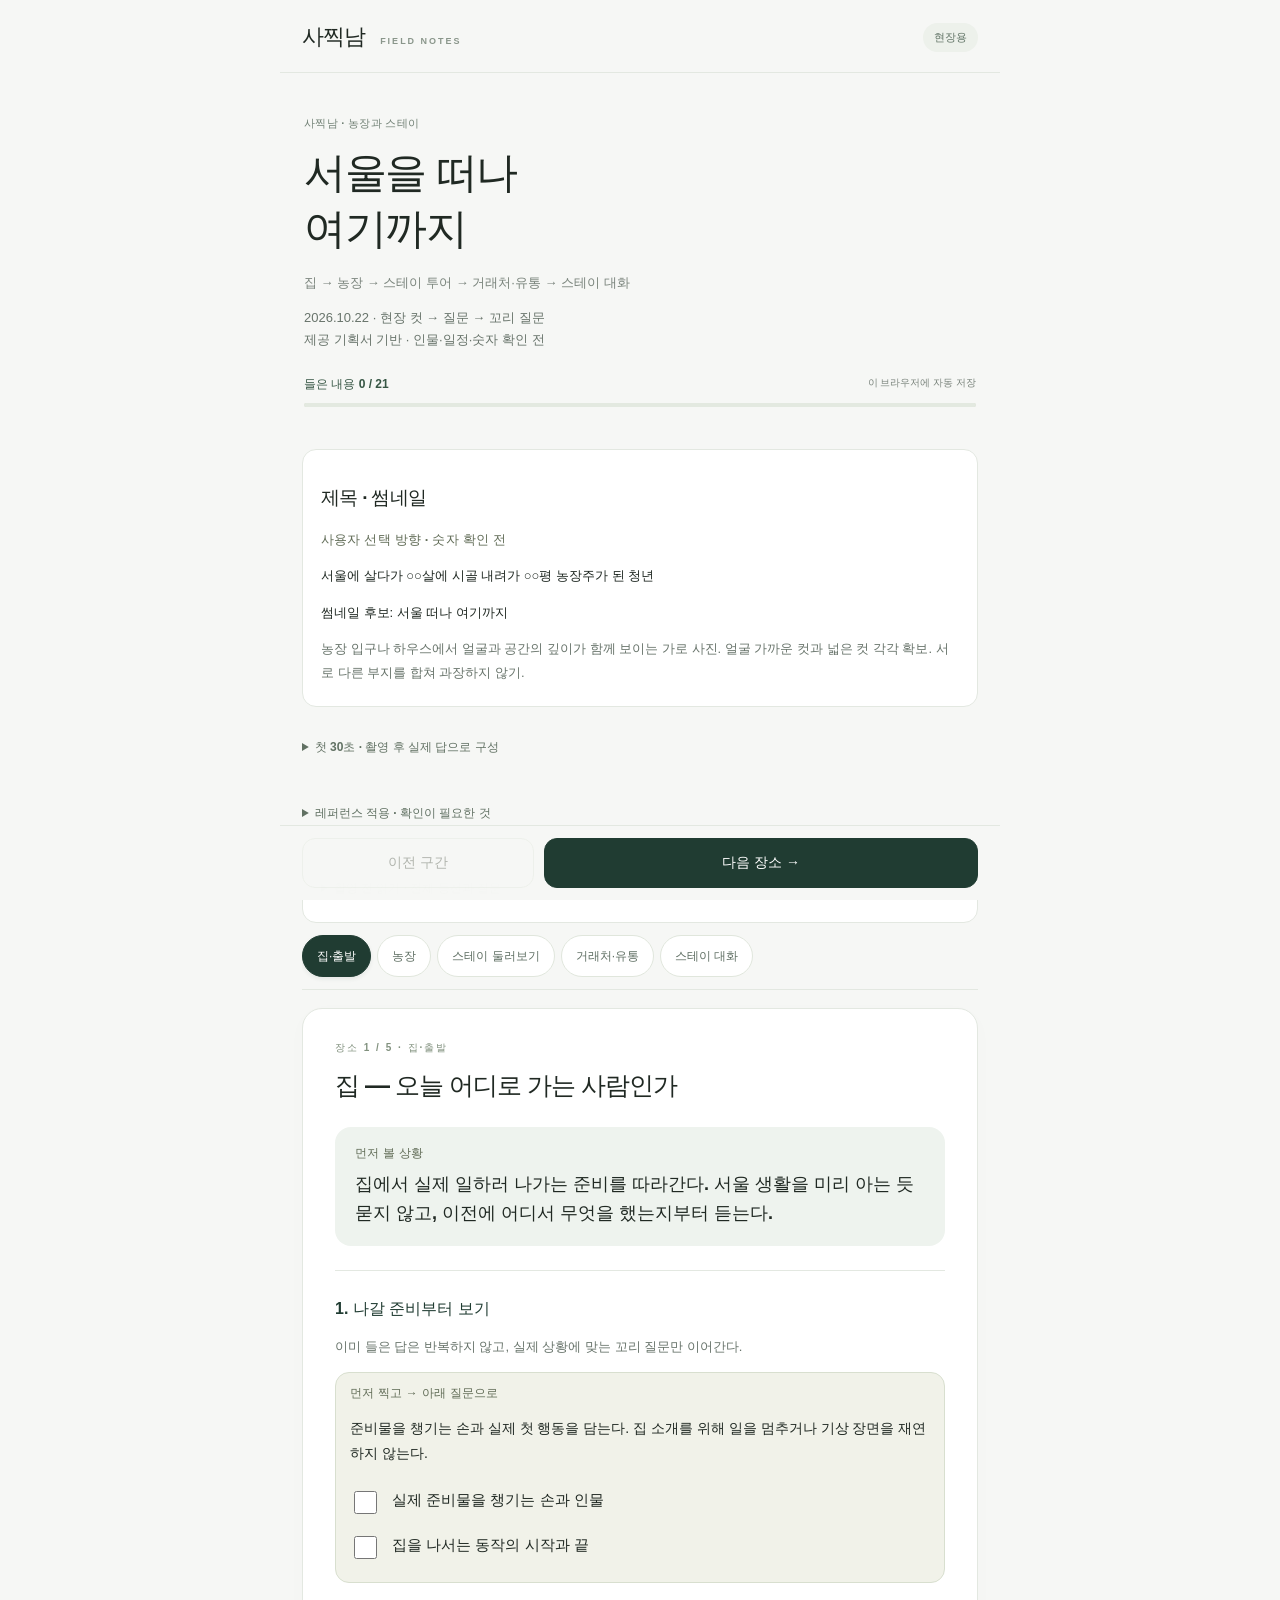
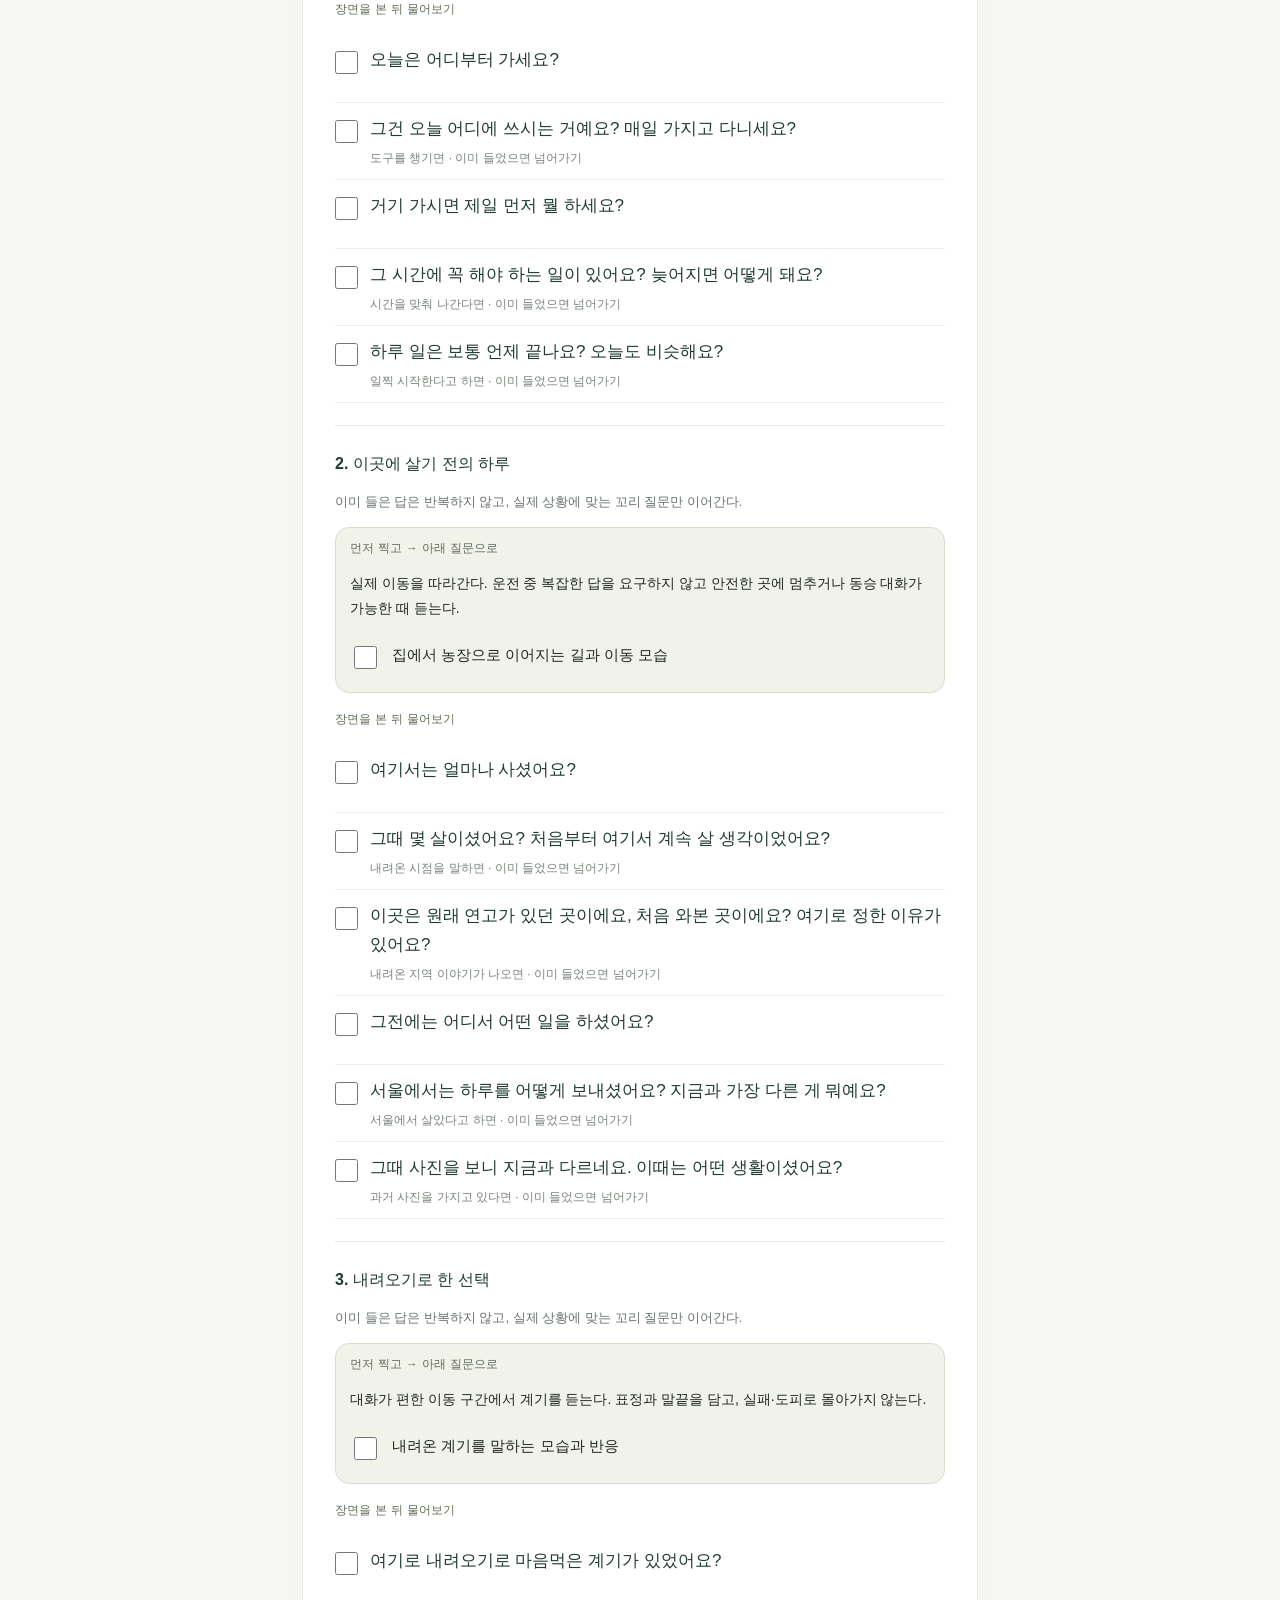
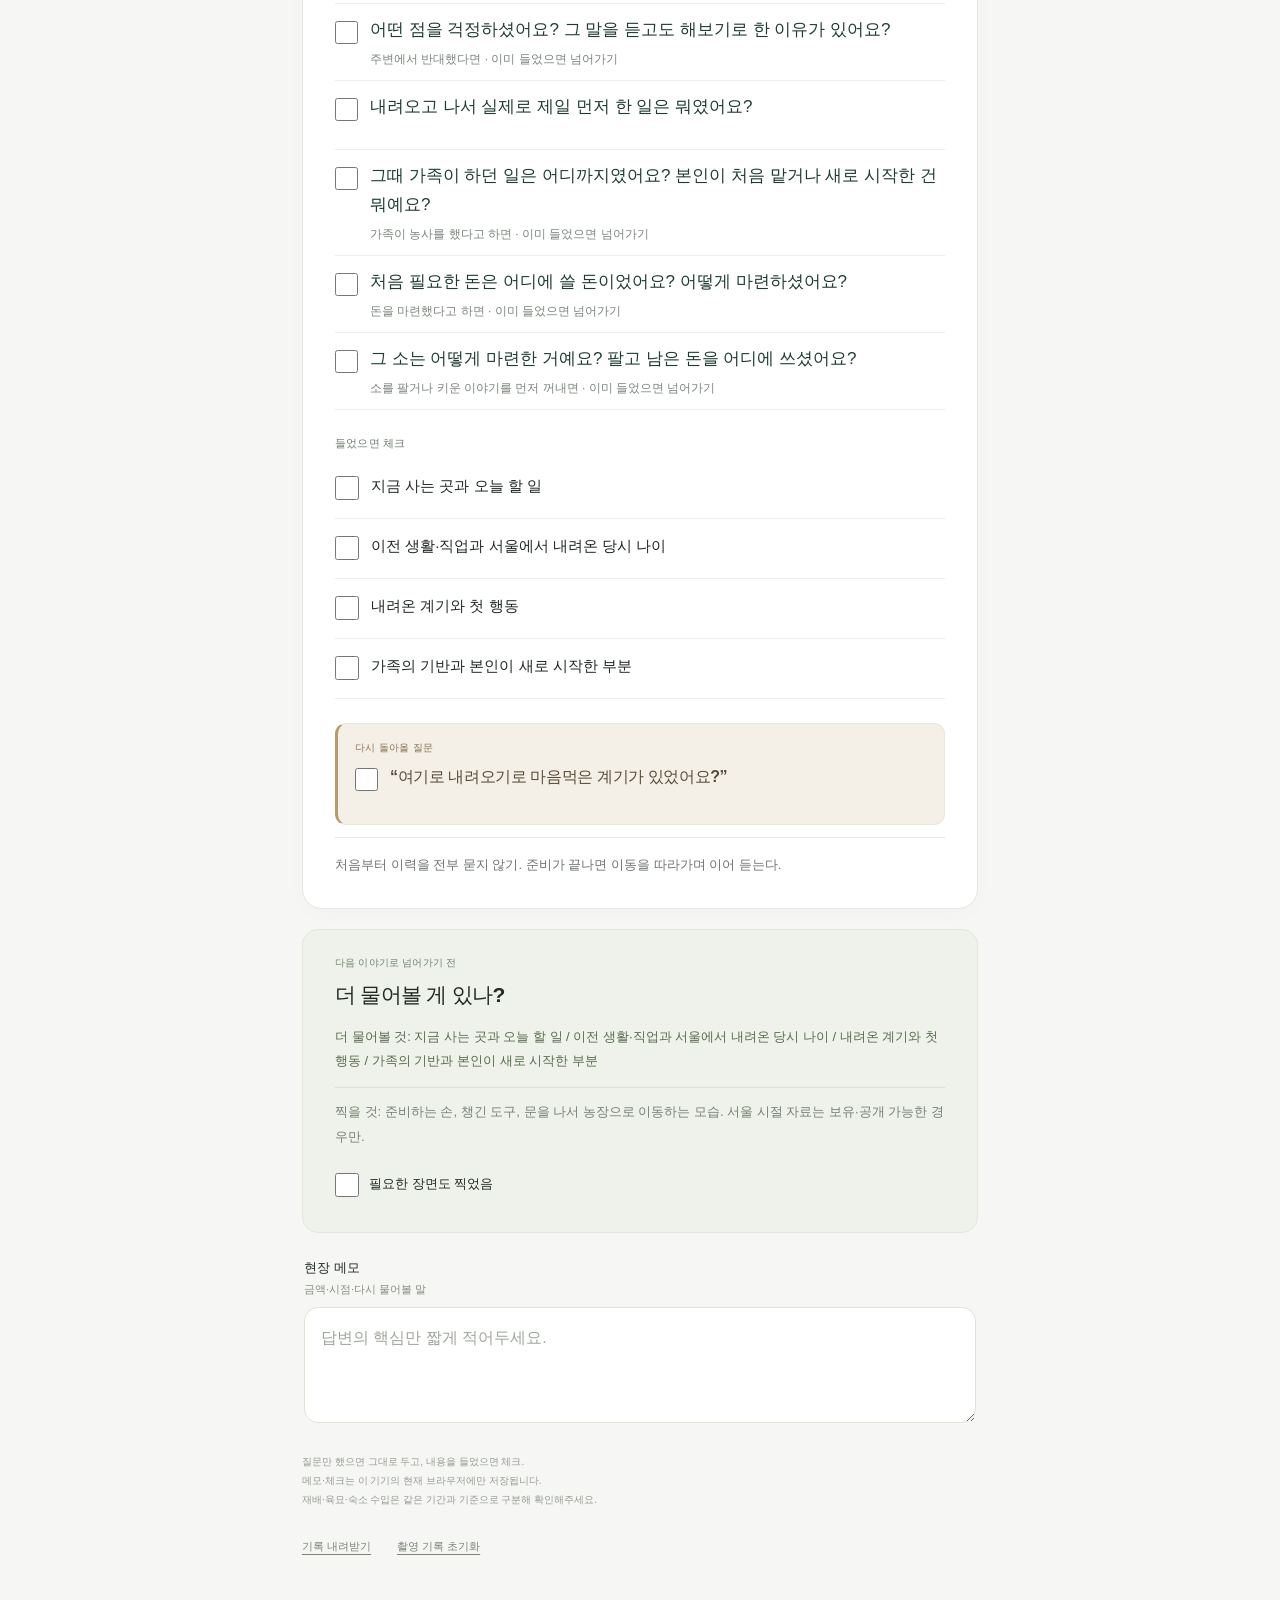
<file: farm-stay/index.html>
<!doctype html><html lang="ko"><head><meta charset="utf-8"><meta name="viewport" content="width=device-width, initial-scale=1, viewport-fit=cover"><meta name="theme-color" content="#f5f4ee"><meta name="robots" content="noindex,nofollow"><title>농장과 스테이 · 촬영 카드</title><link rel="stylesheet" href="../style.css"><link rel="stylesheet" href="../refined.css?v=20261012"><style>.main-questions{margin:20px 0 26px}.main-questions ol,.question-review ol{padding-left:22px}.main-questions li{font-size:17px;line-height:1.8;margin:12px 0;color:#203c32}.question-review{background:white;padding:8px 18px;border:1px solid #e3e8e1;border-radius:14px}.question-review h2{font-size:19px;margin-top:26px}.question-review li{margin:10px 0;line-height:1.8}.question-review section{border-top:1px solid #e3e8e1;margin-top:18px}.flow-block{border-top:1px solid #e3e8e1;margin-top:22px;padding-top:12px}.flow-block h3,.question-review h3{font-size:16px;color:#203c32}.branch{background:#f3f5ef;border-radius:10px;padding:13px;font-size:14px;line-height:1.8}.branch strong{color:#55705a;font-size:12px}.flow-block ol{padding-left:22px}.flow-block details{margin-top:4px}.scene-note{color:#68746b;font-size:13px;line-height:1.7;margin:8px 0 14px}.question-check{display:flex;gap:12px;align-items:flex-start;cursor:pointer;min-height:44px}.question-check input{flex:0 0 23px;width:23px;height:23px;margin:5px 0 0;accent-color:#426951}.question-check span{flex:1;min-width:0}.question-check:has(input:checked){color:#6f7d72}.question-check input:focus-visible{outline:3px solid #a0b9a3;outline-offset:3px}.main-questions ol,.question-review ol{list-style:none;padding-left:0}.field-guide{margin:24px 0;padding:18px;background:#f1f2e9;border:1px solid #d8dfcf;border-radius:14px}.field-guide h3{font-size:19px;margin:4px 0 12px}.cut-sequence{border-top:1px solid #d8dfcf;padding:14px 0}.cut-sequence h4{font-size:17px;margin:0 0 12px}.cut-sequence p{font-size:14px;line-height:1.8;overflow-wrap:anywhere}.cut-tag{display:block;font-size:11px;font-weight:700;color:#637158;margin-top:10px}.cut-check{display:flex;gap:12px;align-items:flex-start;min-height:44px;padding:8px 0;font-size:15px;line-height:1.6;cursor:pointer}.cut-check input{flex:0 0 23px;width:23px;height:23px;accent-color:#426951}.cut-check span{min-width:0}.cut-check:has(input:checked){color:#6f7d72}.cut-question{background:white;border-radius:10px;padding:12px}.cut-check input:focus-visible{outline:3px solid #a0b9a3;outline-offset:3px}.flow-block .field-guide{margin:12px 0 18px;padding:12px 14px}.flow-block .cut-sequence{border:0;padding:0}.flow-block .cut-sequence+.cut-sequence{border-top:1px solid #d8dfcf;margin-top:10px;padding-top:10px}.conversation li{padding:12px 0;border-bottom:1px solid #edf0ea;margin:0!important}.question-context{display:block;margin-top:5px;font-size:12px;font-weight:400;line-height:1.5;color:#7b847c}.conversation .question-check span{font-size:17px;line-height:1.7}</style></head><body>
<header><div class="brand">사찍남 <span>FIELD NOTES</span></div><span class="private">현장용</span></header>
<main><section class="intro"><p class="eyebrow">사찍남 · 농장과 스테이</p><h1>서울을 떠나<br>여기까지</h1><p class="sub">집 → 농장 → 스테이 투어 → 거래처·유통 → 스테이 대화</p><p class="scene-note">2026.10.22 · 현장 컷 → 질문 → 꼬리 질문<br>제공 기획서 기반 · 인물·일정·숫자 확인 전</p><div class="progress-label"><strong id="total"></strong><span id="save" role="status">이 브라우저에 자동 저장</span></div><progress id="progress" max="21" value="0" aria-label="전체 답변 확보 진행률"></progress></section><section class="opening question-review"><h2>제목 · 썸네일</h2><p class="eyebrow">사용자 선택 방향 · 숫자 확인 전</p><p><strong>서울에 살다가 ○○살에 시골 내려가 ○○평 농장주가 된 청년</strong></p><p>썸네일 후보: 서울 떠나 여기까지</p><p class="scene-note">농장 입구나 하우스에서 얼굴과 공간의 깊이가 함께 보이는 가로 사진. 얼굴 가까운 컷과 넓은 컷 각각 확보. 서로 다른 부지를 합쳐 과장하지 않기.</p></section><details class="opening"><summary>첫 30초 · 촬영 후 실제 답으로 구성</summary><p>0–3초: 농장 전경과 확인된 범위.</p><p>3–9초: 집을 나서 농장으로 가는 실제 생활.</p><p>9–16초: 서울 생활과 내려온 당시 선택의 실제 답변.</p><p>16–23초: 첫 거래처 또는 직접 만든 스테이의 의외성 한 가지.</p><p>23–27초: 궁금증을 이어갈 실제 경험.</p><p>27초부터: 집에서 오늘 하루 시작. 시간은 원기획의 편집 가안이며 현장 대본이 아닙니다.</p></details><details class="opening"><summary>레퍼런스 적용 · 확인이 필요한 것</summary><p>댓글 대조: 정원 편 인기순 100개·최신순 100개에서 중복을 제외한 194개 스레드와 반환된 답글 42개를 확인. 전체 댓글 수집은 아님. 관리 노동·방문 정보·공간 범위에 대한 궁금증을 장소별 꼬리 질문과 현장 컷에 반영. 댓글 속 다른 출연자에 대한 주장이나 개인사는 옮기지 않음.</p><p>휴먼스토리 정원 편: 공간의 규모 → 생활 → 처음 선택으로 연결. 원기획의 부분 화면 검토 기록을 참고했으며 전편 검수 아님.</p><p>휴먼스토리 동물원 편: 공간을 유지하는 실제 작업 → 비용과 책임 → 본인의 선택. 기존 대사·화면 구조 분석 참고.</p><p>휴먼스토리 20대 부부 편: 행동 장면을 다음 질문의 근거로 사용. 탐구생활 출장 목욕 편: 첫 고객 → 가격·작업량 → 경비·재질문 흐름 참고.</p><p>이번 작업은 기존 분석 기록과 제공 기획서를 적용한 카드 구성입니다. 원음 전편 재검수·조회수 인과 검증은 하지 않았습니다.</p><p>출연자 이름·촬영일·귀농 나이·현재 면적·소유/임대·거래처 방문 가능 여부 확인 필요. 500평은 초창기 설명이며 현재 면적 아님.</p><a href="https://www.youtube.com/watch?v=hSn0izN-ZvA">정원 편</a> · <a href="https://www.youtube.com/watch?v=MUB-OZ9skJA">동물원 편</a> · <a href="https://www.youtube.com/watch?v=ApnByYYoN-Y">부부 편</a> · <a href="https://www.youtube.com/watch?v=UceWYeGzsJc">출장 목욕 편</a></details><details class="opening question-review" id="question-review"><summary>촬영 전 읽기 · 전체 동선과 질문</summary><section data-card-index="0"><h2>집 — 오늘 어디로 가는 사람인가</h2><h3>나갈 준비부터 보기</h3><div class="field-guide"><div class="eyebrow">먼저 찍고 → 아래 질문으로</div><p>준비물을 챙기는 손과 실제 첫 행동을 담는다. 집 소개를 위해 일을 멈추거나 기상 장면을 재연하지 않는다.</p><label class="cut-check"><input type="checkbox" data-cut-key="farm-0-0-0"><span>실제 준비물을 챙기는 손과 인물</span></label><label class="cut-check"><input type="checkbox" data-cut-key="farm-0-0-1"><span>집을 나서는 동작의 시작과 끝</span></label></div><ol class="conversation"><li data-flow-card="0" data-ask="오늘은 어디부터 가세요?">오늘은 어디부터 가세요?</li><li data-flow-card="0" data-ask="그건 오늘 어디에 쓰시는 거예요? 매일 가지고 다니세요?">그건 오늘 어디에 쓰시는 거예요? 매일 가지고 다니세요?<small class="question-context">도구를 챙기면 · 이미 들었으면 넘어가기</small></li><li data-flow-card="0" data-ask="거기 가시면 제일 먼저 뭘 하세요?">거기 가시면 제일 먼저 뭘 하세요?</li><li data-flow-card="0" data-ask="그 시간에 꼭 해야 하는 일이 있어요? 늦어지면 어떻게 돼요?">그 시간에 꼭 해야 하는 일이 있어요? 늦어지면 어떻게 돼요?<small class="question-context">시간을 맞춰 나간다면 · 이미 들었으면 넘어가기</small></li><li data-flow-card="0" data-ask="하루 일은 보통 언제 끝나요? 오늘도 비슷해요?">하루 일은 보통 언제 끝나요? 오늘도 비슷해요?<small class="question-context">일찍 시작한다고 하면 · 이미 들었으면 넘어가기</small></li></ol><h3>이곳에 살기 전의 하루</h3><div class="field-guide"><div class="eyebrow">먼저 찍고 → 아래 질문으로</div><p>실제 이동을 따라간다. 운전 중 복잡한 답을 요구하지 않고 안전한 곳에 멈추거나 동승 대화가 가능한 때 듣는다.</p><label class="cut-check"><input type="checkbox" data-cut-key="farm-0-1-0"><span>집에서 농장으로 이어지는 길과 이동 모습</span></label></div><ol class="conversation"><li data-flow-card="0" data-ask="여기서는 얼마나 사셨어요?">여기서는 얼마나 사셨어요?</li><li data-flow-card="0" data-ask="그때 몇 살이셨어요? 처음부터 여기서 계속 살 생각이었어요?">그때 몇 살이셨어요? 처음부터 여기서 계속 살 생각이었어요?<small class="question-context">내려온 시점을 말하면 · 이미 들었으면 넘어가기</small></li><li data-flow-card="0" data-ask="이곳은 원래 연고가 있던 곳이에요, 처음 와본 곳이에요? 여기로 정한 이유가 있어요?">이곳은 원래 연고가 있던 곳이에요, 처음 와본 곳이에요? 여기로 정한 이유가 있어요?<small class="question-context">내려온 지역 이야기가 나오면 · 이미 들었으면 넘어가기</small></li><li data-flow-card="0" data-ask="그전에는 어디서 어떤 일을 하셨어요?">그전에는 어디서 어떤 일을 하셨어요?</li><li data-flow-card="0" data-ask="서울에서는 하루를 어떻게 보내셨어요? 지금과 가장 다른 게 뭐예요?">서울에서는 하루를 어떻게 보내셨어요? 지금과 가장 다른 게 뭐예요?<small class="question-context">서울에서 살았다고 하면 · 이미 들었으면 넘어가기</small></li><li data-flow-card="0" data-ask="그때 사진을 보니 지금과 다르네요. 이때는 어떤 생활이셨어요?">그때 사진을 보니 지금과 다르네요. 이때는 어떤 생활이셨어요?<small class="question-context">과거 사진을 가지고 있다면 · 이미 들었으면 넘어가기</small></li></ol><h3>내려오기로 한 선택</h3><div class="field-guide"><div class="eyebrow">먼저 찍고 → 아래 질문으로</div><p>대화가 편한 이동 구간에서 계기를 듣는다. 표정과 말끝을 담고, 실패·도피로 몰아가지 않는다.</p><label class="cut-check"><input type="checkbox" data-cut-key="farm-0-2-0"><span>내려온 계기를 말하는 모습과 반응</span></label></div><ol class="conversation"><li data-flow-card="0" data-ask="여기로 내려오기로 마음먹은 계기가 있었어요?">여기로 내려오기로 마음먹은 계기가 있었어요?</li><li data-flow-card="0" data-ask="어떤 점을 걱정하셨어요? 그 말을 듣고도 해보기로 한 이유가 있어요?">어떤 점을 걱정하셨어요? 그 말을 듣고도 해보기로 한 이유가 있어요?<small class="question-context">주변에서 반대했다면 · 이미 들었으면 넘어가기</small></li><li data-flow-card="0" data-ask="내려오고 나서 실제로 제일 먼저 한 일은 뭐였어요?">내려오고 나서 실제로 제일 먼저 한 일은 뭐였어요?</li><li data-flow-card="0" data-ask="그때 가족이 하던 일은 어디까지였어요? 본인이 처음 맡거나 새로 시작한 건 뭐예요?">그때 가족이 하던 일은 어디까지였어요? 본인이 처음 맡거나 새로 시작한 건 뭐예요?<small class="question-context">가족이 농사를 했다고 하면 · 이미 들었으면 넘어가기</small></li><li data-flow-card="0" data-ask="처음 필요한 돈은 어디에 쓸 돈이었어요? 어떻게 마련하셨어요?">처음 필요한 돈은 어디에 쓸 돈이었어요? 어떻게 마련하셨어요?<small class="question-context">돈을 마련했다고 하면 · 이미 들었으면 넘어가기</small></li><li data-flow-card="0" data-ask="그 소는 어떻게 마련한 거예요? 팔고 남은 돈을 어디에 쓰셨어요?">그 소는 어떻게 마련한 거예요? 팔고 남은 돈을 어디에 쓰셨어요?<small class="question-context">소를 팔거나 키운 이야기를 먼저 꺼내면 · 이미 들었으면 넘어가기</small></li></ol></section><section data-card-index="1"><h2>농장 — 넓이보다 먼저 실제 하는 일</h2><h3>어디까지 관리하는지</h3><div class="field-guide"><div class="eyebrow">먼저 찍고 → 아래 질문으로</div><p>실제 공간을 가리키며 범위를 확인한다. 넓은 화면 안에 걸어가는 인물을 담아 크기를 이해시키고 서로 다른 부지를 한 부지처럼 붙이지 않는다.</p><label class="cut-check"><input type="checkbox" data-cut-key="farm-1-0-0"><span>입구에서 하우스 깊이와 인물이 보이는 화면</span></label><label class="cut-check"><input type="checkbox" data-cut-key="farm-1-0-1"><span>관리 구역을 따라 이동하는 모습</span></label><label class="cut-check"><input type="checkbox" data-cut-key="farm-1-0-2"><span>출연자가 가리키는 경계와 이동 경로를 넓게 담기. 항공 촬영이 없으면 높은 시점이나 이어지는 보행 컷으로 범위 보여주기</span></label></div><ol class="conversation"><li data-flow-card="1" data-ask="여기는 어떤 걸 키우는 곳이에요?">여기는 어떤 걸 키우는 곳이에요?</li><li data-flow-card="1" data-ask="저쪽도 같이 관리하시는 곳이에요?">저쪽도 같이 관리하시는 곳이에요?</li><li data-flow-card="1" data-ask="어디서 어디까지인지 같이 걸어봐도 돼요? 이 안에서 직접 관리하는 곳과 다른 분이 맡는 곳은 어떻게 나뉘어요?">어디서 어디까지인지 같이 걸어봐도 돼요? 이 안에서 직접 관리하는 곳과 다른 분이 맡는 곳은 어떻게 나뉘어요?<small class="question-context">관리하는 범위를 가리키면 · 이미 들었으면 넘어가기</small></li><li data-flow-card="1" data-ask="재배하는 곳과 모종 키우는 곳은 각각 얼마나 돼요?">재배하는 곳과 모종 키우는 곳은 각각 얼마나 돼요?<small class="question-context">여러 구역을 설명하면 · 이미 들었으면 넘어가기</small></li><li data-flow-card="1" data-ask="그건 현재 운영하는 전체 면적이에요? 빌려 쓰는 땅도 포함돼요?">그건 현재 운영하는 전체 면적이에요? 빌려 쓰는 땅도 포함돼요?<small class="question-context">면적을 말하면 · 이미 들었으면 넘어가기</small></li><li data-flow-card="1" data-ask="이 넓이를 하루에 어떻게 돌아보세요? 바쁠 때는 누가 도와주세요?">이 넓이를 하루에 어떻게 돌아보세요? 바쁠 때는 누가 도와주세요?<small class="question-context">혼자 한다고 하면 · 이미 들었으면 넘어가기</small></li><li data-flow-card="1" data-ask="각자 어떤 일을 맡으세요? 대표님이 꼭 직접 봐야 하는 일은요?">각자 어떤 일을 맡으세요? 대표님이 꼭 직접 봐야 하는 일은요?<small class="question-context">직원이 있다고 하면 · 이미 들었으면 넘어가기</small></li></ol><h3>손이 멈추는 곳에서 질문하기</h3><div class="field-guide"><div class="eyebrow">먼저 찍고 → 아래 질문으로</div><p>오늘 작업의 시작·판단·결과를 담는다. 선별하면 남기는 것과 빼는 것을 함께 찍고, 작업을 보여주기 위한 별도 MC 체험은 만들지 않는다.</p><label class="cut-check"><input type="checkbox" data-cut-key="farm-1-1-0"><span>실제 작업을 시작하고 끝내는 흐름</span></label><label class="cut-check"><input type="checkbox" data-cut-key="farm-1-1-1"><span>상태를 살피는 손과 비교할 수 있는 대상</span></label><label class="cut-check"><input type="checkbox" data-cut-key="farm-1-1-2"><span>작업이 끝난 뒤 달라진 모습</span></label><label class="cut-check"><input type="checkbox" data-cut-key="farm-1-1-3"><span>실제로 하는 관리 작업 한 가지를 시작부터 마무리까지. 손의 움직임과 처리 전후 상태를 함께 찍기</span></label></div><ol class="conversation"><li data-flow-card="1" data-ask="지금 뭘 보고 계신 거예요?">지금 뭘 보고 계신 거예요?</li><li data-flow-card="1" data-ask="그걸 보면 상태가 괜찮은지 알 수 있어요?">그걸 보면 상태가 괜찮은지 알 수 있어요?</li><li data-flow-card="1" data-ask="이건 왜 빼시는 거예요? 남긴 것과 어디가 달라요?">이건 왜 빼시는 거예요? 남긴 것과 어디가 달라요?<small class="question-context">선별하며 하나를 빼면 · 이미 들었으면 넘어가기</small></li><li data-flow-card="1" data-ask="좋은 모종은 뭘 보고 구분하세요? 처음 하는 사람도 알아볼 수 있어요?">좋은 모종은 뭘 보고 구분하세요? 처음 하는 사람도 알아볼 수 있어요?<small class="question-context">모종을 살핀다고 하면 · 이미 들었으면 넘어가기</small></li><li data-flow-card="1" data-ask="지금 발견해서 다행인 거예요? 늦게 알면 어떻게 돼요?">지금 발견해서 다행인 거예요? 늦게 알면 어떻게 돼요?<small class="question-context">이상 징후를 발견하면 · 이미 들었으면 넘어가기</small></li><li data-flow-card="1" data-ask="방금 한 일은 하루에 얼마나 반복하세요? 가장 손이 많이 가는 때는 언제예요?">방금 한 일은 하루에 얼마나 반복하세요? 가장 손이 많이 가는 때는 언제예요?<small class="question-context">일손이 많이 든다고 하면 · 이미 들었으면 넘어가기</small></li><li data-flow-card="1" data-ask="이 일을 하루만 못 하면 어떻게 돼요? 자리를 비워야 할 때는 누가 해주세요?">이 일을 하루만 못 하면 어떻게 돼요? 자리를 비워야 할 때는 누가 해주세요?<small class="question-context">매일 하는 관리 작업을 보면 · 이미 들었으면 넘어가기</small></li></ol><h3>처음 규모에서 지금까지</h3><div class="field-guide"><div class="eyebrow">먼저 찍고 → 아래 질문으로</div><p>지금 본 작업과 공간에서 출발 당시로 돌아간다. 과거 사진·장부는 있을 때만 보고, 없으면 설명으로 듣는다.</p><label class="cut-check"><input type="checkbox" data-cut-key="farm-1-2-0"><span>초기와 현재를 비교할 공개 자료가 있으면 해당 부분</span></label><label class="cut-check"><input type="checkbox" data-cut-key="farm-1-2-1"><span>확장한 곳을 짚는 모습</span></label></div><ol class="conversation"><li data-flow-card="1" data-ask="처음 시작했을 때도 이 정도 규모였어요?">처음 시작했을 때도 이 정도 규모였어요?</li><li data-flow-card="1" data-ask="기존에 있던 시설과 직접 새로 만든 부분을 나눠서 알려주실 수 있어요?">기존에 있던 시설과 직접 새로 만든 부분을 나눠서 알려주실 수 있어요?<small class="question-context">가족 기반을 설명하면 · 이미 들었으면 넘어가기</small></li><li data-flow-card="1" data-ask="처음보다 일을 늘리기로 결정한 계기가 뭐였어요?">처음보다 일을 늘리기로 결정한 계기가 뭐였어요?</li><li data-flow-card="1" data-ask="처음부터 팔려고 키운 거예요, 본인 농장에 쓰다가 판매하게 된 거예요?">처음부터 팔려고 키운 거예요, 본인 농장에 쓰다가 판매하게 된 거예요?<small class="question-context">육묘 판매를 한다고 하면 · 이미 들었으면 넘어가기</small></li><li data-flow-card="1" data-ask="처음 사겠다는 분은 어떻게 알게 됐어요? 그때 얼마나 준비할 수 있었어요?">처음 사겠다는 분은 어떻게 알게 됐어요? 그때 얼마나 준비할 수 있었어요?<small class="question-context">수요가 생겼다고 하면 · 이미 들었으면 넘어가기</small></li><li data-flow-card="1" data-ask="어떤 일이었어요? 다음 시즌에는 무엇부터 바꾸셨어요?">어떤 일이었어요? 다음 시즌에는 무엇부터 바꾸셨어요?<small class="question-context">실패나 손실이 있었다면 · 이미 들었으면 넘어가기</small></li></ol><h3>작업을 본 뒤 한 시즌의 돈</h3><div class="field-guide"><div class="eyebrow">먼저 찍고 → 아래 질문으로</div><p>일의 양을 본 다음 같은 시즌 기준으로 묻는다. 자료가 있으면 재배·모종 판매·비용 항목을 나눠 보여준다.</p><label class="cut-check"><input type="checkbox" data-cut-key="farm-1-3-0"><span>공개 가능한 같은 시즌의 매출·비용 자료</span></label></div><ol class="conversation"><li data-flow-card="1" data-ask="지난 한 시즌 기준으로 딸기와 모종 판매가 각각 어느 정도였어요?">지난 한 시즌 기준으로 딸기와 모종 판매가 각각 어느 정도였어요?</li><li data-flow-card="1" data-ask="숙소나 다른 사업도 들어간 금액이에요? 농장만 따로 보면요?">숙소나 다른 사업도 들어간 금액이에요? 농장만 따로 보면요?<small class="question-context">합계만 말하면 · 이미 들었으면 넘어가기</small></li><li data-flow-card="1" data-ask="그중 비용을 빼고 남은 돈은 어느 정도예요?">그중 비용을 빼고 남은 돈은 어느 정도예요?</li><li data-flow-card="1" data-ask="인건비와 임대료도 뺀 금액이에요? 시설에 다시 넣은 돈은 어떻게 계산하셨어요?">인건비와 임대료도 뺀 금액이에요? 시설에 다시 넣은 돈은 어떻게 계산하셨어요?<small class="question-context">남는 돈을 말하면 · 이미 들었으면 넘어가기</small></li><li data-flow-card="1" data-ask="평소와 비교하면 많이 나온 시즌이에요? 수확이 안 좋을 때는 얼마나 달라져요?">평소와 비교하면 많이 나온 시즌이에요? 수확이 안 좋을 때는 얼마나 달라져요?<small class="question-context">잘된 시즌을 말하면 · 이미 들었으면 넘어가기</small></li></ol></section><section data-card-index="2"><h2>스테이 — 농장 옆에 만든 또 다른 일</h2><h3>문을 열고 공간을 보기</h3><div class="field-guide"><div class="eyebrow">먼저 찍고 → 아래 질문으로</div><p>문을 열고 들어가는 동작을 담은 다음 인물과 공간을 함께 본다. 눈에 띄는 부분은 무엇인지 확인하고 직접 만들었다고 단정하지 않는다.</p><label class="cut-check"><input type="checkbox" data-cut-key="farm-2-0-0"><span>문을 열고 안내하는 모습</span></label><label class="cut-check"><input type="checkbox" data-cut-key="farm-2-0-1"><span>공간 전체와 실제 설명하는 부분</span></label></div><ol class="conversation"><li data-flow-card="2" data-ask="여기는 어떤 공간으로 쓰시는 곳이에요?">여기는 어떤 공간으로 쓰시는 곳이에요?</li><li data-flow-card="2" data-ask="여기서 직접 손보신 부분도 있어요?">여기서 직접 손보신 부분도 있어요?</li><li data-flow-card="2" data-ask="어디부터 어디까지 직접 하신 거예요? 전문가에게 맡긴 부분도 있어요?">어디부터 어디까지 직접 하신 거예요? 전문가에게 맡긴 부분도 있어요?<small class="question-context">직접 만들었다고 하면 · 이미 들었으면 넘어가기</small></li><li data-flow-card="2" data-ask="그렇게 만들고 싶었던 이유가 있어요? 쓰는 분들의 반응은 어때요?">그렇게 만들고 싶었던 이유가 있어요? 쓰는 분들의 반응은 어때요?<small class="question-context">특이한 선택을 설명하면 · 이미 들었으면 넘어가기</small></li></ol><h3>처음 모습과 만든 과정</h3><div class="field-guide"><div class="eyebrow">먼저 찍고 → 아래 질문으로</div><p>공사 전 사진이 있으면 현재 같은 위치와 비교한다. 손으로 만든 흔적을 담은 뒤 어떤 일이 있었는지 묻는다.</p><label class="cut-check"><input type="checkbox" data-cut-key="farm-2-1-0"><span>직접 손본 부분의 상세 모습</span></label><label class="cut-check"><input type="checkbox" data-cut-key="farm-2-1-1"><span>공사 전후 자료가 있으면 같은 위치 비교</span></label></div><ol class="conversation"><li data-flow-card="2" data-ask="처음에는 여기가 어떤 모습이었어요?">처음에는 여기가 어떤 모습이었어요?</li><li data-flow-card="2" data-ask="가장 오래 걸린 부분은 어디예요? 그때 어떻게 해결하셨어요?">가장 오래 걸린 부분은 어디예요? 그때 어떻게 해결하셨어요?<small class="question-context">공사 과정이 길었다면 · 이미 들었으면 넘어가기</small></li><li data-flow-card="2" data-ask="농장 하시다가 이 공간까지 만들게 된 계기가 뭐예요?">농장 하시다가 이 공간까지 만들게 된 계기가 뭐예요?</li><li data-flow-card="2" data-ask="그때 해보니 생각과 뭐가 달랐어요? 숙소로 바꾸면서 달라진 건 뭐예요?">그때 해보니 생각과 뭐가 달랐어요? 숙소로 바꾸면서 달라진 건 뭐예요?<small class="question-context">체험이나 카페를 먼저 했다고 하면 · 이미 들었으면 넘어가기</small></li><li data-flow-card="2" data-ask="처음 예상한 돈과 실제 들어간 돈이 얼마나 달랐어요?">처음 예상한 돈과 실제 들어간 돈이 얼마나 달랐어요?<small class="question-context">비용을 이야기하면 · 이미 들었으면 넘어가기</small></li></ol><h3>예쁜 공간을 유지하는 일</h3><div class="field-guide"><div class="eyebrow">먼저 찍고 → 아래 질문으로</div><p>당일 청소·정리·예약 관리가 있으면 실제 업무를 담는다. 손님이나 예약자 정보는 공개하지 않는다.</p><label class="cut-check"><input type="checkbox" data-cut-key="farm-2-2-0"><span>당일 실제 정리·관리 작업</span></label><label class="cut-check"><input type="checkbox" data-cut-key="farm-2-2-1"><span>공개 가능한 운영 자료 또는 관리 도구</span></label><label class="cut-check"><input type="checkbox" data-cut-key="farm-2-2-2"><span>오늘 실제로 하는 객실·시설 준비 과정. 손님 의견으로 바꾼 곳이 있다면 설명한 부분의 현재 모습</span></label></div><ol class="conversation"><li data-flow-card="2" data-ask="여기 청소랑 예약 관리는 누가 하세요?">여기 청소랑 예약 관리는 누가 하세요?</li><li data-flow-card="2" data-ask="역할을 어떻게 나누셨어요? 아직 직접 해야 하는 건 뭐예요?">역할을 어떻게 나누셨어요? 아직 직접 해야 하는 건 뭐예요?<small class="question-context">함께 하는 사람이 있다면 · 이미 들었으면 넘어가기</small></li><li data-flow-card="2" data-ask="손님 나가시면 다음 손님 받기까지 어떤 일을 하세요? 그중 시간이 제일 오래 걸리는 건 뭐예요?">손님 나가시면 다음 손님 받기까지 어떤 일을 하세요? 그중 시간이 제일 오래 걸리는 건 뭐예요?<small class="question-context">방이나 시설을 정리하는 모습을 보면 · 이미 들었으면 넘어가기</small></li><li data-flow-card="2" data-ask="농장 일이 바쁜 날에는 여기는 어떻게 챙기세요?">농장 일이 바쁜 날에는 여기는 어떻게 챙기세요?</li><li data-flow-card="2" data-ask="실제로 어떤 식으로 연결돼요? 최근 사례가 하나 있어요?">실제로 어떤 식으로 연결돼요? 최근 사례가 하나 있어요?<small class="question-context">농장과 고객이 연결된다고 하면 · 이미 들었으면 넘어가기</small></li><li data-flow-card="2" data-ask="손님이 불편하다고 해서 바꾼 것도 있어요? 어떤 얘기를 듣고, 실제로 뭘 바꾸셨어요?">손님이 불편하다고 해서 바꾼 것도 있어요? 어떤 얘기를 듣고, 실제로 뭘 바꾸셨어요?<small class="question-context">손님 반응을 이야기하면 · 이미 들었으면 넘어가기</small></li><li data-flow-card="2" data-ask="어느 기간 기준이에요? 운영비를 빼기 전인지도 알려주실 수 있어요?">어느 기간 기준이에요? 운영비를 빼기 전인지도 알려주실 수 있어요?<small class="question-context">예약률이나 수입을 말하면 · 이미 들었으면 넘어가기</small></li><li data-flow-card="2" data-ask="처음 오려는 분은 어디서 예약과 요금을 확인하면 돼요? 오기 전에 알아두면 좋은 게 있어요?">처음 오려는 분은 어디서 예약과 요금을 확인하면 돼요? 오기 전에 알아두면 좋은 게 있어요?<small class="question-context">현재 예약을 받고 있다면 · 이미 들었으면 넘어가기</small></li></ol></section><section data-card-index="3"><h2>거래처와 유통 — 키운 딸기가 돈이 되기까지</h2><h3>오늘 상품 또는 당시 자료에서 시작</h3><div class="field-guide"><div class="eyebrow">먼저 찍고 → 아래 질문으로</div><p>상품이 있으면 출하 준비를 먼저 찍는다. 없으면 당시 자료를 보여주는 손과 내용으로 시작한다. 연락처·거래 정보는 공개 범위를 확인한다.</p><label class="cut-check"><input type="checkbox" data-cut-key="farm-3-0-0"><span>실제 출하 상품 또는 당시 거래 자료</span></label><label class="cut-check"><input type="checkbox" data-cut-key="farm-3-0-1"><span>공개 가능한 주문에서 상품으로 이어지는 근거</span></label></div><ol class="conversation"><li data-flow-card="3" data-ask="키운 딸기는 보통 어떤 경로로 판매하세요?">키운 딸기는 보통 어떤 경로로 판매하세요?</li><li data-flow-card="3" data-ask="이건 어디로 나가요? 여기서부터 받는 분에게 갈 때까지 어떻게 움직여요?">이건 어디로 나가요? 여기서부터 받는 분에게 갈 때까지 어떻게 움직여요?<small class="question-context">현재 상품을 보여주면 · 이미 들었으면 넘어가기</small></li><li data-flow-card="3" data-ask="이때는 어디에 납품하신 거예요? 언제 자료예요?">이때는 어디에 납품하신 거예요? 언제 자료예요?<small class="question-context">과거 자료를 보여주면 · 이미 들었으면 넘어가기</small></li><li data-flow-card="3" data-ask="지금도 직접 체험을 운영하세요? 예전과 달라졌다면 지금은 어디로 연결하고, 본인은 어떤 일에 집중하세요?">지금도 직접 체험을 운영하세요? 예전과 달라졌다면 지금은 어디로 연결하고, 본인은 어떤 일에 집중하세요?<small class="question-context">체험이나 방문 고객 이야기가 나오면 · 이미 들었으면 넘어가기</small></li><li data-flow-card="3" data-ask="처음에는 그분을 어떻게 만나셨어요?">처음에는 그분을 어떻게 만나셨어요?<small class="question-context">첫 판매를 말하면 · 이미 들었으면 넘어가기</small></li></ol><h3>첫 거래처에 한 말</h3><div class="field-guide"><div class="eyebrow">먼저 찍고 → 아래 질문으로</div><p>첫 고객 한 곳을 중심으로 만남부터 주문까지 시간순으로 듣는다. 당시 기록이 있으면 함께 확인하되 영업 장면을 재연하지 않는다.</p><label class="cut-check"><input type="checkbox" data-cut-key="farm-3-1-0"><span>첫 거래의 실제 기록이 있으면 해당 부분</span></label><label class="cut-check"><input type="checkbox" data-cut-key="farm-3-1-1"><span>그때 상황을 설명하는 표정과 반응</span></label></div><ol class="conversation"><li data-flow-card="3" data-ask="처음 돈을 내고 사간 분은 어떻게 만나셨어요?">처음 돈을 내고 사간 분은 어떻게 만나셨어요?</li><li data-flow-card="3" data-ask="어떤 가게부터 가볼지 어떻게 정했어요? 샘플은 얼마나 들고 가셨어요?">어떤 가게부터 가볼지 어떻게 정했어요? 샘플은 얼마나 들고 가셨어요?<small class="question-context">가게를 직접 돌았다고 하면 · 이미 들었으면 넘어가기</small></li><li data-flow-card="3" data-ask="그분에게 처음 어떤 말을 하셨어요?">그분에게 처음 어떤 말을 하셨어요?</li><li data-flow-card="3" data-ask="그분이 기존 거래처 대신 사볼 만한 이유를 어떻게 보여주셨어요?">그분이 기존 거래처 대신 사볼 만한 이유를 어떻게 보여주셨어요?<small class="question-context">다른 딸기와 비교했다고 하면 · 이미 들었으면 넘어가기</small></li><li data-flow-card="3" data-ask="그 뒤 바로 주문이 들어왔어요?">그 뒤 바로 주문이 들어왔어요?</li><li data-flow-card="3" data-ask="어떤 이유로 거절했어요? 그다음 가게에서는 제안을 바꾸셨어요?">어떤 이유로 거절했어요? 그다음 가게에서는 제안을 바꾸셨어요?<small class="question-context">거절당했다고 하면 · 이미 들었으면 넘어가기</small></li><li data-flow-card="3" data-ask="처음 가격과 수량은 어떻게 정했어요? 돈은 언제 받기로 했어요?">처음 가격과 수량은 어떻게 정했어요? 돈은 언제 받기로 했어요?<small class="question-context">첫 주문이 왔다면 · 이미 들었으면 넘어가기</small></li></ol><h3>한 번 주문에서 재주문까지</h3><div class="field-guide"><div class="eyebrow">먼저 찍고 → 아래 질문으로</div><p>실제 포장과 운송이 있으면 시작부터 마무리를 담는다. 없으면 과거 사진과 주문 기록으로 과정을 듣는다.</p><label class="cut-check"><input type="checkbox" data-cut-key="farm-3-2-0"><span>선별·포장·출발의 실제 과정 또는 과거 자료</span></label><label class="cut-check"><input type="checkbox" data-cut-key="farm-3-2-1"><span>재주문을 보여줄 공개 자료가 있으면 해당 부분</span></label></div><ol class="conversation"><li data-flow-card="3" data-ask="첫 주문을 받았을 때 포장하고 배송하는 건 어떻게 하셨어요?">첫 주문을 받았을 때 포장하고 배송하는 건 어떻게 하셨어요?</li><li data-flow-card="3" data-ask="포장비와 배송비까지 빼도 남는 거래였어요? 처음 계산과 달랐던 비용은요?">포장비와 배송비까지 빼도 남는 거래였어요? 처음 계산과 달랐던 비용은요?<small class="question-context">가격을 설명하면 · 이미 들었으면 넘어가기</small></li><li data-flow-card="3" data-ask="그 딸기는 어떻게 처리했어요? 손해는 누가 부담했어요?">그 딸기는 어떻게 처리했어요? 손해는 누가 부담했어요?<small class="question-context">남거나 반품됐다고 하면 · 이미 들었으면 넘어가기</small></li><li data-flow-card="3" data-ask="그곳에서 다시 주문이 왔어요?">그곳에서 다시 주문이 왔어요?</li><li data-flow-card="3" data-ask="어떤 점이 좋아서 다시 주문한다고 하던가요? 그 뒤에도 지키는 기준이 있어요?">어떤 점이 좋아서 다시 주문한다고 하던가요? 그 뒤에도 지키는 기준이 있어요?<small class="question-context">재주문을 받았다면 · 이미 들었으면 넘어가기</small></li><li data-flow-card="3" data-ask="지금은 누가 어떤 일을 맡아요? 직접 할 때와 무엇이 달라졌어요?">지금은 누가 어떤 일을 맡아요? 직접 할 때와 무엇이 달라졌어요?<small class="question-context">직접 팔던 방식을 바꿨다면 · 이미 들었으면 넘어가기</small></li></ol></section><section data-card-index="4"><h2>스테이 — 다음에 어떤 삶과 사업을 만들지</h2><h3>오늘 하루를 함께 본 뒤</h3><div class="field-guide"><div class="eyebrow">먼저 찍고 → 아래 질문으로</div><p>자리에 앉고 쉬는 모습을 담는다. 감정 이야기를 하는 동안 표정과 말끝을 담고 억지로 풍경 컷을 끼우려고 카메라를 돌리지 않는다.</p><label class="cut-check"><input type="checkbox" data-cut-key="farm-4-0-0"><span>쉬는 자리로 이동하고 앉는 모습</span></label><label class="cut-check"><input type="checkbox" data-cut-key="farm-4-0-1"><span>오늘 생활을 돌아보는 표정과 반응</span></label></div><ol class="conversation"><li data-flow-card="4" data-ask="서울에 계실 때 지금처럼 살게 될 거라고 생각하셨어요?">서울에 계실 때 지금처럼 살게 될 거라고 생각하셨어요?</li><li data-flow-card="4" data-ask="막상 여기서 살아보니 제일 좋았던 점과 어려웠던 점은 뭐예요?">막상 여기서 살아보니 제일 좋았던 점과 어려웠던 점은 뭐예요?</li><li data-flow-card="4" data-ask="오늘 같은 하루에서 그걸 느끼는 순간은 언제예요? 반대로 못 쉬는 때도 있어요?">오늘 같은 하루에서 그걸 느끼는 순간은 언제예요? 반대로 못 쉬는 때도 있어요?<small class="question-context">시간이 자유로워졌다면 · 이미 들었으면 넘어가기</small></li><li data-flow-card="4" data-ask="최근에 특히 힘들었던 하루가 있어요? 그날은 어떻게 넘기셨어요?">최근에 특히 힘들었던 하루가 있어요? 그날은 어떻게 넘기셨어요?<small class="question-context">생각보다 힘들었다면 · 이미 들었으면 넘어가기</small></li><li data-flow-card="4" data-ask="그런데도 여기서 계속 해보고 싶게 만드는 건 뭐예요? 최근에 그 마음이 들었던 일이 있었어요?">그런데도 여기서 계속 해보고 싶게 만드는 건 뭐예요? 최근에 그 마음이 들었던 일이 있었어요?<small class="question-context">관리하는 일이 힘들다고 하면 · 이미 들었으면 넘어가기</small></li></ol><h3>다음 사업을 고르는 이유</h3><div class="field-guide"><div class="eyebrow">먼저 찍고 → 아래 질문으로</div><p>현재 진행 중인 준비가 있으면 자료를 보고 묻는다. 구상만 있다면 구상으로 듣고 이미 성과가 난 것처럼 보여주지 않는다.</p><label class="cut-check"><input type="checkbox" data-cut-key="farm-4-1-0"><span>실제로 진행 중인 준비 자료가 있으면 해당 부분</span></label></div><ol class="conversation"><li data-flow-card="4" data-ask="지금 하는 일 중 앞으로 가장 키우고 싶은 건 뭐예요?">지금 하는 일 중 앞으로 가장 키우고 싶은 건 뭐예요?</li><li data-flow-card="4" data-ask="왜 그 일을 더 키우고 싶으세요?">왜 그 일을 더 키우고 싶으세요?</li><li data-flow-card="4" data-ask="농장을 더 넓히는 것보다 그쪽을 택한 이유가 있어요? 지금 실제로 맡고 있는 거래는 어디까지예요?">농장을 더 넓히는 것보다 그쪽을 택한 이유가 있어요? 지금 실제로 맡고 있는 거래는 어디까지예요?<small class="question-context">유통을 키우고 싶다면 · 이미 들었으면 넘어가기</small></li><li data-flow-card="4" data-ask="지금은 아이디어 단계예요, 실제로 만들어보셨어요? 판매까지 가려면 다음에 뭘 해야 해요?">지금은 아이디어 단계예요, 실제로 만들어보셨어요? 판매까지 가려면 다음에 뭘 해야 해요?<small class="question-context">가공이나 착즙주스를 꺼내면 · 이미 들었으면 넘어가기</small></li><li data-flow-card="4" data-ask="그걸 하는 데 지금 제일 부족한 건 뭐예요?">그걸 하는 데 지금 제일 부족한 건 뭐예요?</li><li data-flow-card="4" data-ask="직접 하던 일 중 어떤 걸 맡기고 싶어요? 맡기기 전에 정리해야 할 것은요?">직접 하던 일 중 어떤 걸 맡기고 싶어요? 맡기기 전에 정리해야 할 것은요?<small class="question-context">사람이 필요하다면 · 이미 들었으면 넘어가기</small></li><li data-flow-card="4" data-ask="처음 살 만한 사람은 누구라고 보세요? 그분들한테 이미 물어보신 게 있어요?">처음 살 만한 사람은 누구라고 보세요? 그분들한테 이미 물어보신 게 있어요?<small class="question-context">고객 확보가 문제라면 · 이미 들었으면 넘어가기</small></li></ol><h3>다시 선택한다면, 그리고 내일 할 일</h3><div class="field-guide"><div class="eyebrow">먼저 찍고 → 아래 질문으로</div><p>마지막 답변 뒤 실제로 정리하거나 다음 일을 하러 가는 모습을 담는다. 긴 소감이나 성공을 선언하는 말을 요구하지 않는다.</p><label class="cut-check"><input type="checkbox" data-cut-key="farm-4-2-0"><span>다음 일을 위해 실제 준비하거나 자리를 정리하는 모습</span></label><label class="cut-check"><input type="checkbox" data-cut-key="farm-4-2-1"><span>인사 후 일상을 이어가는 모습</span></label></div><ol class="conversation"><li data-flow-card="4" data-ask="내려오던 때로 돌아간다면 어떤 선택을 다르게 하겠어요?">내려오던 때로 돌아간다면 어떤 선택을 다르게 하겠어요?</li><li data-flow-card="4" data-ask="내려오기 전에 꼭 해보고 왔으면 하는 일이 있어요?">내려오기 전에 꼭 해보고 왔으면 하는 일이 있어요?<small class="question-context">귀농을 권하고 싶다고 하면 · 이미 들었으면 넘어가기</small></li><li data-flow-card="4" data-ask="어느 정도 준비돼 있어야 한다고 보세요? 처음 시작할 때 이미 갖춰져 있던 것과 직접 준비한 건 뭐였어요?">어느 정도 준비돼 있어야 한다고 보세요? 처음 시작할 때 이미 갖춰져 있던 것과 직접 준비한 건 뭐였어요?<small class="question-context">준비가 중요하다고 하면 · 이미 들었으면 넘어가기</small></li><li data-flow-card="4" data-ask="지금 가장 먼저 해결하려는 일은 뭐예요?">지금 가장 먼저 해결하려는 일은 뭐예요?</li><li data-flow-card="4" data-ask="그건 언제, 무엇부터 해보실 거예요?">그건 언제, 무엇부터 해보실 거예요?<small class="question-context">다음 행동을 말하면 · 이미 들었으면 넘어가기</small></li></ol></section></details><nav id="nav" aria-label="촬영 장소"></nav><div id="topics" aria-label="이 장소에서 물어볼 이야기"></div>
<article id="card"></article>
<section class="move"><div class="eyebrow">다음 이야기로 넘어가기 전</div><h2>더 물어볼 게 있나?</h2><p id="missing"></p><p id="shot"></p><label class="shot-check"><input type="checkbox" id="shotDone"> 필요한 장면도 찍었음</label></section>
<section class="notes"><label for="memo">현장 메모 <span>금액·시점·다시 물어볼 말</span></label><textarea id="memo" rows="3" placeholder="답변의 핵심만 짧게 적어두세요."></textarea></section>
<div class="paging"><button id="prev">이전 구간</button><button id="next">다음 구간 →</button></div>
<footer>질문만 했으면 그대로 두고, 내용을 들었으면 체크.<br>메모·체크는 이 기기의 현재 브라우저에만 저장됩니다.<br>재배·육묘·숙소 수입은 같은 기간과 기준으로 구분해 확인해주세요.<div class="tools"><button id="export">기록 내려받기</button><button id="reset">촬영 기록 초기화</button></div></footer></main>
<dialog id="resetDialog"><h2>촬영 기록을 비울까요?</h2><p>이 브라우저에 저장된 체크와 메모를 지웁니다. 필요하면 먼저 기록을 내려받으세요.</p><button id="cancelReset">취소</button><button id="confirmReset">기록 비우기</button></dialog>
<script src="app.js?v=20261022-linear"></script></body></html>
</file>
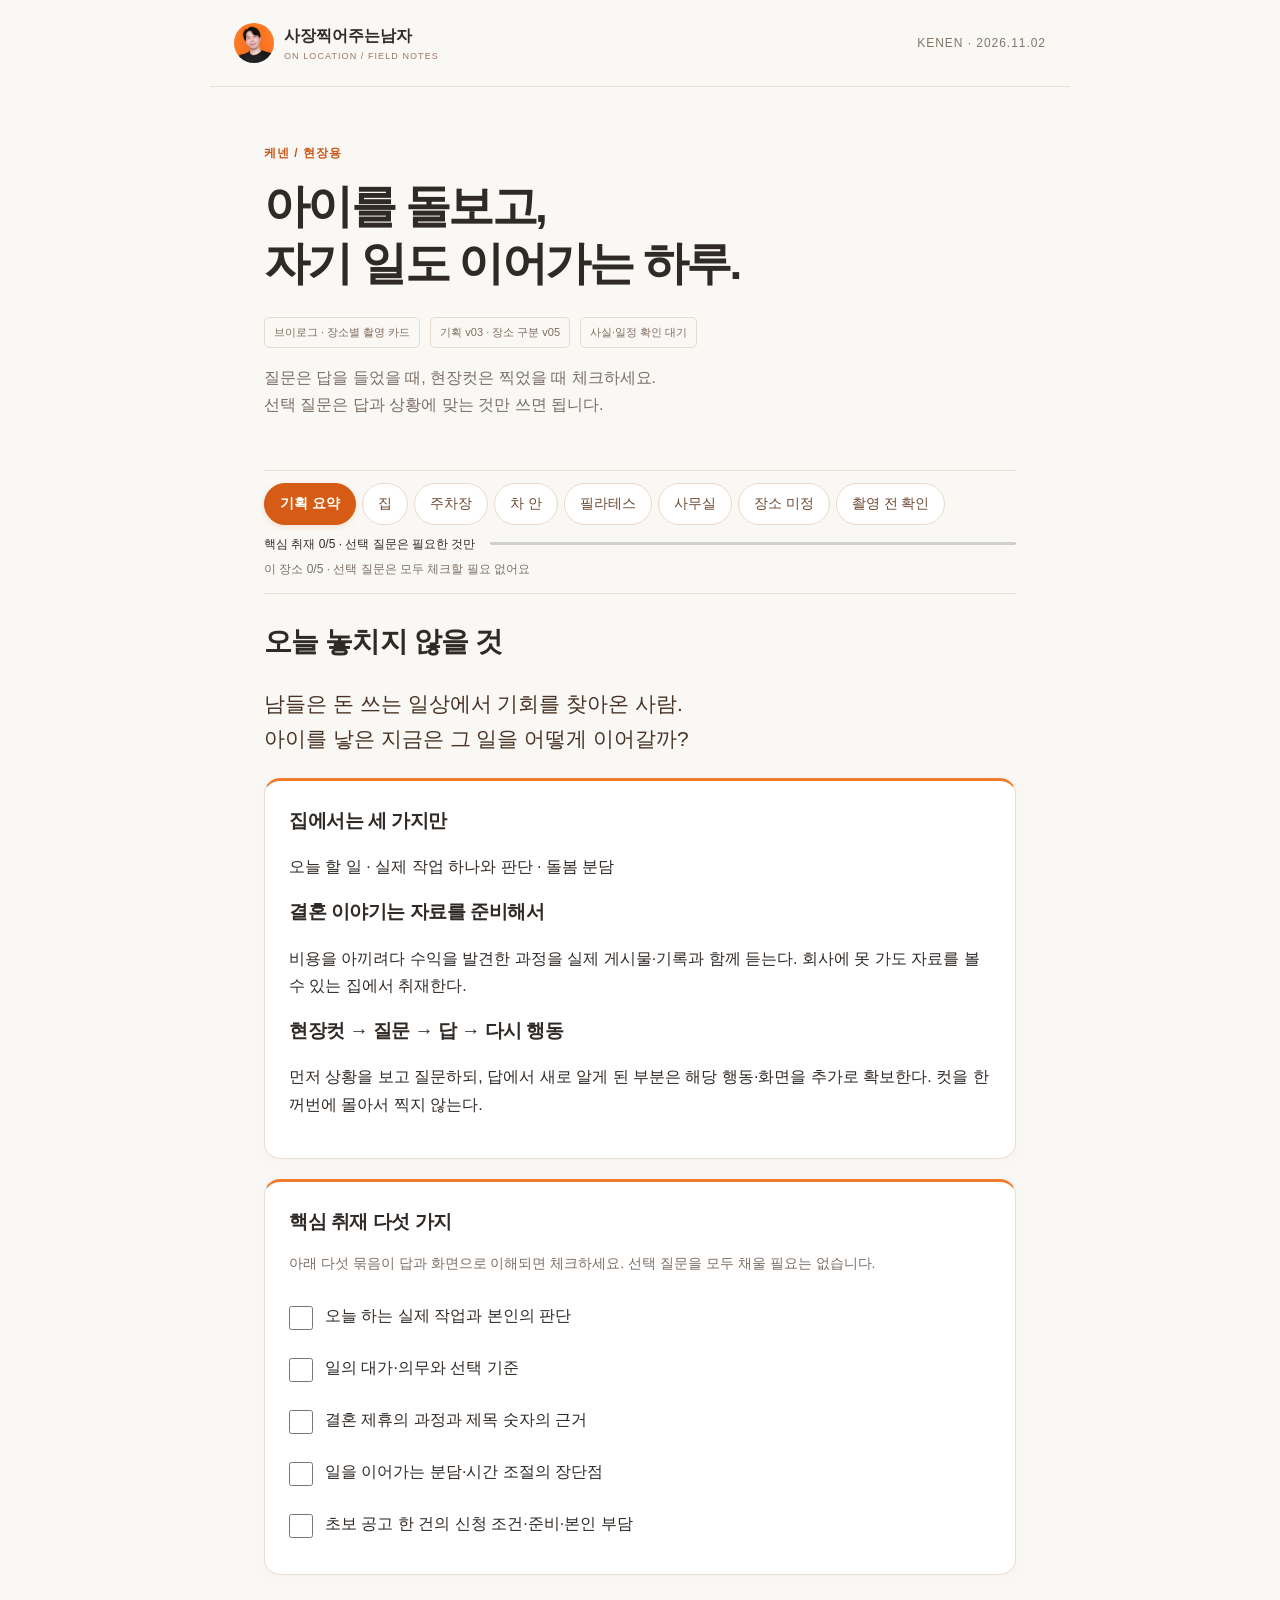
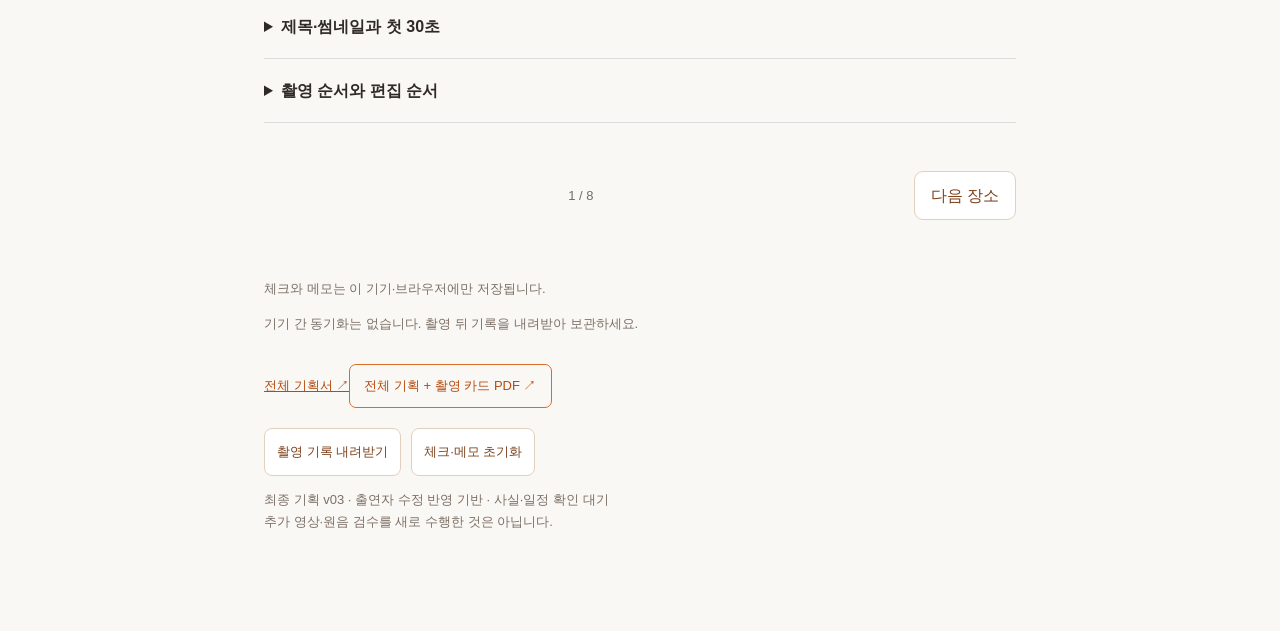
<file: kenen/index.html>
<!DOCTYPE html>

<html lang="ko"><head><meta charset="utf-8"/><meta content="width=device-width,initial-scale=1" name="viewport"/><meta content="noindex,nofollow" name="robots"/><meta content="#faf8f5" name="theme-color"/><title>케넨 · 사찍남 촬영 카드</title><link href="style.css?v=20261102-v05" rel="stylesheet"/></head><body><header><a class="brand" href="#overview"><img alt="사장찍어주는남자 공식 채널 프로필" height="40" src="channel-profile.jpg" width="40"/><div><strong>사장찍어주는남자</strong><small>ON LOCATION / FIELD NOTES</small></div></a><span>KENEN · 2026.11.02</span></header><main><div class="hero"><p class="eyebrow">케넨 / 현장용</p><h1>아이를 돌보고,<br/>자기 일도 이어가는 하루.</h1><div class="edition"><span>브이로그 · 장소별 촬영 카드</span><span>기획 v03 · 장소 구분 v05</span><span>사실·일정 확인 대기</span></div><p class="muted">질문은 답을 들었을 때, 현장컷은 찍었을 때 체크하세요.<br/>선택 질문은 답과 상황에 맞는 것만 쓰면 됩니다.</p></div><div class="sticky"><nav aria-label="촬영 장소"><a href="#overview">기획 요약</a><a href="#home">집</a><a href="#parking">주차장</a><a href="#move">차 안</a><a href="#pilates">필라테스</a><a href="#work">사무실</a><a href="#unassigned">장소 미정</a><a href="#prep">촬영 전 확인</a></nav><div class="progress"><span id="progressText" role="status"></span><progress id="progress" max="100" value="0"></progress></div><small id="partProgress"></small></div><section class="part" id="overview"><h2>오늘 놓치지 않을 것</h2><p class="lead">남들은 돈 쓰는 일상에서 기회를 찾아온 사람.<br/>아이를 낳은 지금은 그 일을 어떻게 이어갈까?</p><div class="scene"><h3>집에서는 세 가지만</h3><p>오늘 할 일 · 실제 작업 하나와 판단 · 돌봄 분담</p><h3>결혼 이야기는 자료를 준비해서</h3><p>비용을 아끼려다 수익을 발견한 과정을 실제 게시물·기록과 함께 듣는다. 회사에 못 가도 자료를 볼 수 있는 집에서 취재한다.</p><h3>현장컷 → 질문 → 답 → 다시 행동</h3><p>먼저 상황을 보고 질문하되, 답에서 새로 알게 된 부분은 해당 행동·화면을 추가로 확보한다. 컷을 한꺼번에 몰아서 찍지 않는다.</p></div><article class="scene"><h3>핵심 취재 다섯 가지</h3><p class="context">아래 다섯 묶음이 답과 화면으로 이해되면 체크하세요. 선택 질문을 모두 채울 필요는 없습니다.</p><label class="core"><input data-key="v3-core-0" data-kind="core" type="checkbox"/><span>오늘 하는 실제 작업과 본인의 판단</span></label><label class="core"><input data-key="v3-core-1" data-kind="core" type="checkbox"/><span>일의 대가·의무와 선택 기준</span></label><label class="core"><input data-key="v3-core-2" data-kind="core" type="checkbox"/><span>결혼 제휴의 과정과 제목 숫자의 근거</span></label><label class="core"><input data-key="v3-core-3" data-kind="core" type="checkbox"/><span>일을 이어가는 분담·시간 조절의 장단점</span></label><label class="core"><input data-key="v3-core-4" data-kind="core" type="checkbox"/><span>초보 공고 한 건의 신청 조건·준비·본인 부담</span></label></article><details><summary>제목·썸네일과 첫 30초</summary><p>사용자 가제: 시집 0원으로 가고 되려 결혼 후 1억 받은 31살 여자</p><p>금액·기간·비용 구성·나이는 확인 전. 숫자 확인 전 대안은 “결혼 준비 비용 아끼려다 돈까지 벌게 된 여자의 하루”. 이 역시 실제 수익 사례 확인 후 확정한다.</p><p>썸네일 후보: “결혼 준비하다 돈을 벌었다?” — 출연자와 실제 결혼 게시물·기록을 함께 찍는다.</p><p>도입 후보: 결혼 제휴 실제 발언·기록 → 현재 돌봄·작업 → “지금 뭐 하고 계세요?” → 짧은 답과 작업 화면. 정해진 답을 요구하지 않는다.</p></details><details><summary>촬영 순서와 편집 순서</summary><p>수요일 9시 집 시작은 출연자 제안(확정 전). 낮 12시 필라테스는 출연자 전달 일정. 집의 돌봄 분담·실제 업무 → 가능한 시간에 친구 영상통화·초보자 시연 → 주차장·동승 이동 → 필라테스 → 실제 일정에 맞는 사무실 방문 → 하루 정리. 영상통화 시각과 두 사무실의 방문 순서는 미정이다.</p><p>초보 공고 시연은 집이나 업무 공간에서 확보하고 편집 후반에 쓴다. 적합한 공고가 없으면 추천을 강요하지 않는다. 결혼 제휴 수익과 체험단 혜택은 다른 이야기다.</p></details></section><section class="part" hidden="" id="home"><p class="eyebrow">촬영 장소</p><h2>집</h2><p class="context">상황: 돌봄 인계 → 실제 작업 → 외출 준비. 오전 9시 시작은 제안이며 확정 전입니다.</p><article class="scene"><h3>아침에 만나기</h3><p class="context">9시 시작은 출연자 제안. 시터에게 돌봄을 맡기고 업무를 준비하는 실제 상황을 따라간다.</p><div class="shot"><small>행동을 따라가며 확보할 컷</small><label class="cut"><input data-key="v3-home-start-cut" data-kind="cut" type="checkbox"/><span>실제 돌봄 인계 → 오늘 할 일을 정리하는 손 → 업무를 시작하는 화면. 아이와 보내는 시간이 생기면 담되 분유 먹이기 등 별도 재연은 하지 않는다.</span></label></div><p class="cue">업무를 시작할 여유가 생기면</p><label class="question"><input data-key="v3-home-start" data-kind="question" type="checkbox"/><span>“이제 어떤 일부터 하세요?”</span></label><p class="cue">오늘 할 일을 들은 뒤</p><label class="question"><input data-key="v3-home-priority" data-kind="question" type="checkbox"/><span>“이 시간에 꼭 끝내놓으려는 일이 있어요?”</span></label><p class="context">집에서는 실제 작업 하나, 본인의 판단, 돌봄 분담만 우선 확보한다. 시터와 아이 노출 범위는 사전 확인한다.</p></article><article class="scene"><h3>오늘 할 작업 하나</h3><p class="context">휴대폰·컴퓨터로 실제 콘텐츠를 작성하거나 수정한다.</p><div class="shot"><small>행동을 따라가며 확보할 컷</small><label class="cut"><input data-key="home-1-761a698e94" data-kind="cut" type="checkbox"/><span>작업하는 사람과 화면을 함께 → 실제 고치는 문장·사진을 가까이 → 수정 후 화면. 이유를 들은 뒤 해당 부분을 한 번 더 읽을 수 있게 찍는다.</span></label></div><p class="cue">시작 질문</p><label class="question"><input data-key="home-1-810c7cadd9" data-kind="question" type="checkbox"/><span>“지금 뭐 하고 계세요?”</span></label><p class="cue">글 작업이라면:</p><label class="question"><input data-key="home-1-d1b26e0a70" data-kind="question" type="checkbox"/><span>“어떤 경험을 담은 글이에요?”</span></label><label class="question"><input data-key="home-1-62a94928a0" data-kind="question" type="checkbox"/><span>“여기는 왜 바꾸세요?”</span></label><p class="cue">독자에게 필요한 정보라는 답이 나오면:</p><label class="question"><input data-key="home-1-2722a6f766" data-kind="question" type="checkbox"/><span>“이 글을 찾아오는 사람은 뭘 결정하려고 보는 거예요?”</span></label><p class="cue">AI를 쓴다는 답이 나오면:</p><label class="question"><input data-key="home-1-e188652009" data-kind="question" type="checkbox"/><span>“어디까지 AI가 써준 거예요?”</span></label><label class="question"><input data-key="home-1-c670e44a57" data-kind="question" type="checkbox"/><span>“케넨님이 꼭 직접 고치는 부분은 뭐예요?”</span></label><p class="cue">들을 내용</p><p class="context">글을 많이 만드는 기술보다, 경험 중 무엇을 정보로 골라내고 어떻게 고치는지 보여줘요.</p><p class="cue">화면 확인</p><p class="context">소재가 된 사진·경험, 실제 초안, 수정하는 부분, 수정한 이유. AI 사용은 당일 실제로 확인될 때만 다뤄요.</p></article><article class="scene"><h3>광고·협찬이라면</h3><p class="context">해당 작업이 광고·협찬이라고 확인된다.</p><div class="shot"><small>행동을 따라가며 확보할 컷</small><label class="cut"><input data-key="home-2-cb443ed70d" data-kind="cut" type="checkbox"/><span>공개 가능한 의뢰 내용과 작업물을 함께 찍는다. 금액·이름·연락처는 공개 범위를 확인한다.</span></label></div><p class="cue">시작 질문</p><label class="question"><input data-key="home-2-2d0de1b92c" data-kind="question" type="checkbox"/><span>“이건 업체에서 어떤 일을 맡긴 거예요?”</span></label><p class="cue">선택 · 답에 따라</p><label class="question"><input data-key="home-2-6c9aec8288" data-kind="question" type="checkbox"/><span>“받는 건 뭐고, 대신 해야 하는 일은 어디까지예요?”</span></label><label class="question"><input data-key="home-2-6d7512a6c1" data-kind="question" type="checkbox"/><span>“업체는 이 글에서 어떤 결과를 기대해요?”</span></label><label class="question"><input data-key="home-2-96758be08f" data-kind="question" type="checkbox"/><span>“제안이 와도 안 하는 경우가 있어요?”</span></label><p class="cue">들을 내용</p><p class="context">‘공짜로 받는다’가 아니라 필요한 정보를 만들고 대가를 받는 구조. 현금·물품·할인은 나눠서 확인해요.</p><p class="context">일반 게시물이라면 광고라고 가정하지 않습니다.</p></article><article class="scene"><h3>생활용품에서 시작 이야기로</h3><p class="context">실제 쓰는 생활용품·육아용품에 관해 대화한다.</p><div class="shot"><small>행동을 따라가며 확보할 컷</small><label class="cut"><input data-key="home-3-79e09a0cef" data-kind="cut" type="checkbox"/><span>실제 사용하는 물건과 사용하는 손. 협찬품인지 확인하기 전에 제공받은 제품처럼 찍지 않는다.</span></label></div><p class="cue">시작 질문</p><label class="question"><input data-key="home-3-616386d5a4" data-kind="question" type="checkbox"/><span>“이건 직접 사신 거예요, 제공받으신 거예요?”</span></label><p class="cue">제공받은 물건이라면:</p><label class="question"><input data-key="home-3-2a01817741" data-kind="question" type="checkbox"/><span>“처음 블로그로 받았던 건 뭐였어요?”</span></label><label class="question"><input data-key="home-3-d7033a86cb" data-kind="question" type="checkbox"/><span>“처음에는 어떤 이유로 시작하셨어요?”</span></label><p class="cue">생활비 절약 이야기가 나오면:</p><label class="question"><input data-key="home-3-2697a5cc3a" data-kind="question" type="checkbox"/><span>“그때는 어떤 조건을 보고 신청하셨어요?”</span></label><label class="question"><input data-key="home-3-315d72782f" data-kind="question" type="checkbox"/><span>“지금도 직접 신청해서 하는 일이 있어요?”</span></label><p class="cue">들을 내용</p><p class="context">직장 다니며 식비를 아끼려고 체험단을 시작했던 경험에서 현재의 선택 기준으로 돌아옵니다.</p></article><article class="scene"><h3>돌봄과 업무 사이</h3><p class="context">일하다 아이에게 가거나 가족·시터가 돌봄을 맡는다.</p><div class="shot"><small>행동을 따라가며 확보할 컷</small><label class="cut"><input data-key="home-4-ba880fec53" data-kind="cut" type="checkbox"/><span>돌봄을 맡기거나 아이에게 가는 실제 동선 → 업무로 돌아와 다시 시작하는 손. 이때는 질문을 잠시 멈춘다.</span></label></div><p class="cue">그 순간에는 질문을 멈춰요. 다시 여유가 생기면:</p><label class="question"><input data-key="home-4-a4241328ba" data-kind="question" type="checkbox"/><span>“평소에도 이렇게 나눠서 하세요?”</span></label><label class="question"><input data-key="home-4-0c05fc476d" data-kind="question" type="checkbox"/><span>“도움을 받는 동안에는 어떤 일을 먼저 끝내세요?”</span></label><label class="question"><input data-key="home-4-9fd47e3ac9" data-kind="question" type="checkbox"/><span>“다른 분께 맡겨도 꼭 직접 해야 하는 일은 뭐예요?”</span></label><p class="cue">들을 내용</p><p class="context">육아하며 일하는 실제 조건. 혼자 모든 일을 해내는 사람처럼 만들지 않아요.</p></article><div class="situation-group" id="friends"><h3>상황 · 집에서 친구와 영상통화</h3><p class="context">촬영 배치: 집에서 실제 작업을 보여준 뒤, 외출 준비 전에 통화합니다. 컴퓨터 화면을 함께 보기 좋은 작업 자리에서 진행하며, 정확한 통화 시각은 친구 일정에 맞춰 조율합니다. 이 배치는 기획안이며 통화 약속이 확정된 것은 아닙니다.</p><article class="scene"><h3>친구와 블로그를 같이 보기</h3><p class="context">직접 만남은 어렵다는 출연자 전달. 평일 낮 워킹맘 친구와 영상통화 가능, 통화 시각은 미정. 실제 블로그나 친구의 질문을 함께 본다.</p><div class="shot"><small>행동을 따라가며 확보할 컷</small><label class="cut"><input data-key="v3-call-cut" data-kind="cut" type="checkbox"/><span>촬영 동의 후 통화하는 모습 → 함께 보는 실제 글·질문 → 설명하며 바꾸거나 확인하는 부분 → 친구의 실제 반응. 개인정보는 가린다.</span></label></div><label class="question"><input data-key="v3-call-start" data-kind="question" type="checkbox"/><span>“지금 어떤 부분을 같이 보고 계신 거예요?”</span></label><p class="cue">블로그를 알려주는 중이라고 하면</p><label class="question"><input data-key="v3-call-teach" data-kind="question" type="checkbox"/><span>“친구분한테도 블로그를 알려주고 계신 거예요?”</span></label><label class="question"><input data-key="v3-call-hard" data-kind="question" type="checkbox"/><span>“지금 가장 어려워하시는 부분은 뭐예요?”</span></label><p class="cue">친구에게, 막힌 부분을 들은 뒤</p><label class="question"><input data-key="v3-call-friend" data-kind="question" type="checkbox"/><span>“직접 해보니까 어디서 막히셨어요?”</span></label><label class="question"><input data-key="v3-call-tried" data-kind="question" type="checkbox"/><span>“여기까지 어떻게 해보셨어요?”</span></label><p class="cue">케넨님이 설명하면</p><label class="question"><input data-key="v3-call-reason" data-kind="question" type="checkbox"/><span>“이럴 때 이 부분부터 보시는 이유가 있어요?”</span></label><p class="context">친구의 실제 고민을 따른다. 글쓰기 고민을 체험단으로 유도하지 않는다. 성과·쉬운 성공을 입증하는 장면으로 쓰지 않으며 시연은 필요하면 별도로 확보한다.</p></article><article class="scene"><h3>모임 운영 이야기가 나오면</h3><p class="context">실제 대화에서 모임 운영 이야기가 나온다.</p><div class="shot"><small>행동을 따라가며 확보할 컷</small><label class="cut"><input data-key="friends-1-75c57bbfe3" data-kind="cut" type="checkbox"/><span>모임 이야기가 실제로 나오면 공개 가능한 당시 사진·자료를 함께 본다. 현재 친구가 당시 참가자인 것처럼 연결하지 않는다.</span></label></div><p class="cue">시작 질문</p><label class="question"><input data-key="friends-1-460b100ef6" data-kind="question" type="checkbox"/><span>“처음에는 왜 직접 모임을 만드셨어요?”</span></label><p class="cue">선택 · 답에 따라</p><label class="question"><input data-key="friends-1-c5925447e3" data-kind="question" type="checkbox"/><span>“참여한 사람들은 뭘 가장 원했어요?”</span></label><label class="question"><input data-key="friends-1-e73a78d9f6" data-kind="question" type="checkbox"/><span>“그걸 어떻게 알아차리셨어요?”</span></label><label class="question"><input data-key="friends-1-aaad39402f" data-kind="question" type="checkbox"/><span>“알고 나서 진행 방식은 어떻게 바꾸셨어요?”</span></label><p class="cue">들을 내용</p><p class="context">제공하고 싶던 것과 참여자가 원한 것이 달랐던 경험, 반응을 보고 운영을 바꾼 판단.</p><p class="context">현재 친구가 당시 참가자라고 가정하지 않아요. 이 사연은 선택 항목이고, 앞에서 충분한 이야기를 확보했다면 짧게 쓰거나 생략할 수 있어요.</p></article><article class="scene"><h3>아이와 보낼 시간을 조절한다는 것</h3><p class="context">통화 뒤 또는 하루 정리 때 조용히 이야기한다. 친구가 자리에 있어야 하는 질문은 아니다.</p><div class="shot"><small>행동을 따라가며 확보할 컷</small><label class="cut"><input data-key="v3-life-cut" data-kind="cut" type="checkbox"/><span>대화 뒤 실제 일정·업무 조정이나 돌봄 분담이 보이면 확보한다. 답을 만들기 위해 아이와 노는 장면을 연출하지 않는다.</span></label></div><label class="question"><input data-key="v3-life-change" data-kind="question" type="checkbox"/><span>“아이를 낳고 나서 이 일의 장단점이 달라졌어요?”</span></label><p class="cue">시간을 조절할 수 있다는 답이면</p><label class="question"><input data-key="v3-life-example" data-kind="question" type="checkbox"/><span>“최근에 시간을 조절해서 아이와 함께했던 때가 있어요?”</span></label><label class="question"><input data-key="v3-life-adjust" data-kind="question" type="checkbox"/><span>“그때 하던 일은 어떻게 조정하셨어요?”</span></label><label class="question"><input data-key="v3-life-hard" data-kind="question" type="checkbox"/><span>“반대로 시간을 조절하기 어려운 날도 있어요?”</span></label><p class="cue">아직 일의 의미가 나오지 않았다면 선택</p><label class="question"><input data-key="v3-life-value" data-kind="question" type="checkbox"/><span>“최근에 이 일을 해서 다행이라고 느낀 순간이 있었어요?”</span></label><p class="context">시터·직원의 도움과 미뤄둔 일까지 함께 듣는다. 본인 경험과 친구에게 전해 들은 이야기를 구분한다. 언제든 아이와 놀 수 있다거나 직장맘보다 낫다는 결론으로 넓히지 않는다.</p></article><label class="memo-label">이 장소 메모<textarea data-key="memo-friends" placeholder="들은 답 · 컷 위치 · 확인이 남은 내용" rows="4"></textarea></label></div><article class="scene"><h3>나갈 준비</h3><p class="context">외출 준비를 한다.</p><div class="shot"><small>행동을 따라가며 확보할 컷</small><label class="cut"><input data-key="move-0-6574100f8e" data-kind="cut" type="checkbox"/><span>일을 정리하고 가방을 챙기는 손 → 문을 나서는 뒷모습 → 이동하는 공간. 출발부터 도착까지 연결할 컷을 남긴다.</span></label></div><p class="cue">시작 질문</p><label class="question"><input data-key="move-0-e29fc4a3ab" data-kind="question" type="checkbox"/><span>“이제 어디 가세요?”</span></label><p class="cue">답을 듣고:</p><label class="question"><input data-key="move-0-f65ed3a02e" data-kind="question" type="checkbox"/><span>“나가기 전에 오늘 일은 어디까지 해놓고 가세요?”</span></label><p class="cue">연결:</p><p class="context">집에서 하던 일을 정리하고 다음 일정으로 넘어가는 실제 행동을 따라갑니다.</p></article><label class="memo-label">이 장소 메모<textarea data-key="memo-home" placeholder="들은 답 · 컷 위치 · 확인이 남은 내용" rows="4"></textarea></label></section><section class="part" hidden="" id="parking"><p class="eyebrow">촬영 장소</p><h2>주차장</h2><p class="context">상황: 주차된 캐스퍼 외관과 보수 흔적을 함께 보기. 운전 전이나 주차 후에 촬영합니다.</p><article class="scene"><h3>주차장에서 만난 캐스퍼</h3><p class="context">주차된 차량의 청테이프 보수 흔적을 함께 본다. 운전 전이나 주차 후에만 외관을 촬영한다.</p><div class="shot"><small>행동을 따라가며 확보할 컷</small><label class="cut"><input data-key="v3-car-cut" data-kind="cut" type="checkbox"/><span>주차된 차량 전체 → 보수된 부분 → 출연자가 설명하는 모습. 번호판·주변 사람 노출을 확인한다.</span></label></div><label class="question"><input data-key="v3-car-what" data-kind="question" type="checkbox"/><span>“여기는 무슨 일이 있었어요?”</span></label><p class="cue">설명을 들은 뒤</p><label class="question"><input data-key="v3-car-why" data-kind="question" type="checkbox"/><span>“이렇게 두고 타시는 이유가 있어요?”</span></label><p class="cue">소비 기준 이야기가 나오면</p><label class="question"><input data-key="v3-car-choice" data-kind="question" type="checkbox"/><span>“차를 고르거나 바꾸실 때는 뭘 중요하게 보세요?”</span></label><p class="context">검소하다고 먼저 결론 내리지 않는다. 본편의 짧은 발견 장면 후보이며 결혼 제휴 제목의 썸네일로 자동 교체하지 않는다.</p></article></section><section class="part" hidden="" id="move"><p class="eyebrow">촬영 장소</p><h2>차 안</h2><p class="context">상황: 동승 대화 → 직장·부업·퇴사 이야기. 긴 사연은 정차 후에 듣습니다.</p><article class="scene"><h3>이동하며 직장 시절 이야기</h3><p class="context">출연자가 운전하고 촬영자는 조수석에 동승한다. 복잡한 이야기는 정차 후 이어간다. 운전 중 카메라 응시·휴대폰·자료 조작을 요구하지 않는다.</p><div class="shot"><small>행동을 따라가며 확보할 컷</small><label class="cut"><input data-key="v3-move-drive-cut" data-kind="cut" type="checkbox"/><span>안전한 동승 구도와 이동 공간. 출퇴근 대화는 운전에 방해되지 않을 때만, 긴 사연과 자료 확인은 정차 후 확보한다.</span></label></div><p class="cue">시작 질문</p><label class="question"><input data-key="v3-move-drive" data-kind="question" type="checkbox"/><span>“회사 다닐 때도 직접 운전해서 출퇴근하셨어요?”</span></label><p class="cue">평소에도 그렇다면:</p><label class="question"><input data-key="move-1-704b0e5b80" data-kind="question" type="checkbox"/><span>“그때 출퇴근은 얼마나 걸렸어요?”</span></label><label class="question"><input data-key="v3-move-writing" data-kind="question" type="checkbox"/><span>“당시 글 쓰는 시간은 어떻게 만드셨어요?”</span></label><p class="cue">직장과 부업 이야기로 이어지면:</p><label class="question"><input data-key="move-1-1daed063fc" data-kind="question" type="checkbox"/><span>“그렇게 두 일을 같이 하면서 가장 힘들었던 건 뭐였어요?”</span></label><label class="question"><input data-key="move-1-bd0bfef052" data-kind="question" type="checkbox"/><span>“그런데도 회사를 계속 다닌 이유는 뭐였어요?”</span></label><label class="question"><input data-key="move-1-6b76018023" data-kind="question" type="checkbox"/><span>“결국 그만두기로 마음먹은 계기는요?”</span></label><p class="cue">들을 내용</p><p class="context">긴 출퇴근을 활용해 일을 키운 경험과, 회사를 좋아했지만 병행의 부담 속에서 퇴사를 선택한 과정.</p><p class="context">출연자가 운전하고 촬영자는 조수석에 동승한다. 복잡한 이야기는 정차 후 이어간다. 운전 중 카메라 응시·휴대폰·자료 조작을 요구하지 않는다.</p></article><label class="memo-label">이 장소 메모<textarea data-key="memo-move" placeholder="들은 답 · 컷 위치 · 확인이 남은 내용" rows="4"></textarea></label></section><section class="part" hidden="" id="pilates"><p class="eyebrow">촬영 장소</p><h2>필라테스</h2><p class="context">상황: 수업 준비 → 운동 → 수업 뒤 정리. 낮 12시는 출연자 전달 일정입니다.</p><p class="context">낮 12시 필라테스는 출연자가 전달한 일정. 시설 촬영 허가와 실제 수업 시간을 촬영 전에 확인한다.</p><article class="scene"><h3>운동 전후</h3><p class="context">수업을 준비하거나 마친 뒤 정리한다.</p><div class="shot"><small>행동을 따라가며 확보할 컷</small><label class="cut"><input data-key="pilates-0-b7c4602c74" data-kind="cut" type="checkbox"/><span>시설 전경 → 준비하는 손·발 → 허가된 실제 운동 → 수업 뒤 숨을 고르고 정리하는 모습. 질문은 운동 전후에 한다.</span></label></div><p class="cue">시작 질문</p><label class="question"><input data-key="pilates-0-61121ec95d" data-kind="question" type="checkbox"/><span>“운동은 평소에도 이 시간에 하세요?”</span></label><p class="cue">운동을 다시 시작한 이야기가 나오면:</p><label class="question"><input data-key="pilates-0-0b4fb357fa" data-kind="question" type="checkbox"/><span>“언제부터 다시 다니셨어요?”</span></label><label class="question"><input data-key="pilates-0-f6d235f913" data-kind="question" type="checkbox"/><span>“회사와 부업을 같이 하던 때에도 운동할 시간이 있었어요?”</span></label><p class="cue">시간 확보 이야기로 이어지면:</p><label class="question"><input data-key="pilates-0-96ebcf63b9" data-kind="question" type="checkbox"/><span>“운동하러 나오려면 어떤 일을 먼저 정리하거나 맡겨야 해요?”</span></label><p class="cue">돌봄 분담을 아직 듣지 못했다면:</p><label class="question"><input data-key="pilates-0-e71485671e" data-kind="question" type="checkbox"/><span>“이 시간에는 아이를 누가 봐주세요?”</span></label><p class="cue">들을 내용</p><p class="context">시간이 저절로 생긴 게 아니라 무엇을 정리하고 나눠야 가능한지 알아봐요. ‘이제 자유로우시네요’라고 먼저 결론 내리지 않습니다.</p><p class="cue">운동 뒤에는:</p><label class="question"><input data-key="pilates-0-d0403ddbd6" data-kind="question" type="checkbox"/><span>“이제 어디로 가세요?”</span></label><label class="question"><input data-key="pilates-0-467317bec5" data-kind="question" type="checkbox"/><span>“오늘 거기서는 무슨 일 하세요?”</span></label><p class="context">다음 장소에서 볼 일을 짧게 예고하고 이동해요.</p></article><label class="memo-label">이 장소 메모<textarea data-key="memo-pilates" placeholder="들은 답 · 컷 위치 · 확인이 남은 내용" rows="4"></textarea></label></section><section class="part" hidden="" id="work"><p class="eyebrow">촬영 장소</p><h2>사무실</h2><p class="context">상황: 공간별 역할 → 실제 의사결정 → 관련 사례 확인. 두 사무실의 방문 순서는 미정입니다.</p><article class="scene"><h3>함께 일하는 방식</h3><p class="cue">필수 편집 조건: 직원 얼굴 모자이크. 반사면·모니터·영상통화에 비친 얼굴도 편집 인계에 표시한다.</p><p class="context">두 사무실의 실제 업무를 확인한다. 방문 순서는 미정이며 역할이 다르면 둘 다, 반복되면 한 곳을 중심으로 촬영한다.</p><div class="shot"><small>행동을 따라가며 확보할 컷</small><label class="cut"><input data-key="work-0-49e1d6ed62" data-kind="cut" type="checkbox"/><span>함께 보는 사람과 작업물 → 결정하는 부분을 가깝게 → 결정 뒤 다음 일을 맡는 모습. 직원이 있는 실제 일정에만 찍는다.</span></label></div><p class="cue">시작 질문</p><label class="question"><input data-key="v3-office-job" data-kind="question" type="checkbox"/><span>“여기서는 어떤 일을 하세요?”</span></label><label class="question"><input data-key="v3-office-role" data-kind="question" type="checkbox"/><span>“두 곳은 맡는 일이 어떻게 달라요?”</span></label><label class="question"><input data-key="v3-office-today" data-kind="question" type="checkbox"/><span>“오늘은 각각 어떤 일 때문에 들르시는 거예요?”</span></label><label class="question"><input data-key="work-0-efd938f055" data-kind="question" type="checkbox"/><span>“지금 같이 보고 계신 건 어떤 일이에요?”</span></label><p class="cue">설명을 들은 뒤:</p><label class="question"><input data-key="work-0-75f829c331" data-kind="question" type="checkbox"/><span>“여기서 케넨님이 직접 결정하는 건 뭐예요?”</span></label><label class="question"><input data-key="work-0-7456f15eb2" data-kind="question" type="checkbox"/><span>“그다음은 누가 맡아요?”</span></label><label class="question"><input data-key="work-0-6cb437621f" data-kind="question" type="checkbox"/><span>“직원이 없던 때에는 어떻게 하셨어요?”</span></label><p class="cue">들을 내용</p><p class="context">혼자 하던 일이 함께 운영하는 일로 바뀐 과정. 집과 같은 업무 설명을 반복하지 않고 결정과 역할을 봅니다.</p></article><article class="scene"><h3>결혼 제휴 · 핵심 취재</h3><p class="context">실제 제휴 게시물이나 정산 사례를 함께 본다.</p><div class="shot"><small>행동을 따라가며 확보할 컷</small><label class="cut"><input data-key="work-1-45179ee7cc" data-kind="cut" type="checkbox"/><span>사전에 준비한 결혼 게시물·사진·정산 기록을 함께 본다. 가리키는 손과 읽을 수 있는 해당 부분을 찍고, 발언 속 기간·금액과 연결한다.</span></label></div><p class="essential">핵심 취재 · 회사에 못 가도 집에서 자료를 보며 확인</p><p class="cue">시작 질문</p><label class="question"><input data-key="work-1-130126dc64" data-kind="question" type="checkbox"/><span>“이 글을 보고 사람들이 어떤 행동을 하면 수익이 생기는 거예요?”</span></label><p class="cue">구조를 이해한 뒤:</p><label class="question"><input data-key="work-1-a54ca0270a" data-kind="question" type="checkbox"/><span>“결혼 준비할 때도 이렇게 시작하신 거예요?”</span></label><label class="question"><input data-key="work-1-be29472945" data-kind="question" type="checkbox"/><span>“처음에는 어떤 이유로 이 글을 쓰셨어요?”</span></label><p class="cue">선택 · 비용 절약이 출발점이었다고 답하면</p><label class="question"><input data-key="v3-wedding-first" data-kind="question" type="checkbox"/><span>“이 글을 올린 뒤에 처음으로 어떤 일이 생겼어요?”</span></label><p class="cue">문의·계약·정산 이야기가 나오면</p><label class="question"><input data-key="v3-wedding-discovery" data-kind="question" type="checkbox"/><span>“그때부터 수익이 생길 거라고 알고 쓰신 거예요, 해보고 알게 된 거예요?”</span></label><label class="question"><input data-key="work-1-b7427f7821" data-kind="question" type="checkbox"/><span>“당시 사람들이 가장 궁금해했던 정보는 뭐였어요?”</span></label><p class="context">선택과 부담도 듣습니다.</p><label class="question"><input data-key="work-1-8e3f74cb8e" data-kind="question" type="checkbox"/><span>“처음부터 잘됐어요?”</span></label><label class="question"><input data-key="work-1-480d2c851c" data-kind="question" type="checkbox"/><span>“기대한 것과 달랐던 점은 뭐였어요?”</span></label><p class="cue">금액이 나오면:</p><label class="question"><input data-key="work-1-ab3baa31f8" data-kind="question" type="checkbox"/><span>“그건 어느 기간 동안의 금액이에요?”</span></label><label class="question"><input data-key="work-1-30bb169687" data-kind="question" type="checkbox"/><span>“현금으로 받은 것과 할인·혜택은 각각 어떻게 돼요?”</span></label><p class="cue">들을 내용</p><p class="context">소비자의 경험에서 다른 사람의 선택을 돕는 정보와 제휴 수익을 발견한 전환점.</p><p class="cue">확보할 증거:</p><p class="context">관련 게시물, 수익이 발생하는 조건, 확인 가능한 정산 기록. 과거 이야기만 길게 듣지 않고 마지막에는 현재 사례로 돌아와요.</p><div class="shot"><small>행동을 따라가며 확보할 컷</small><label class="cut"><input data-key="work-1proof-f5f7d06843" data-kind="cut" type="checkbox"/><span>기간·금액 설명 뒤 해당 정산 항목을 다시 잡는다. 확인하지 못한 값은 메모에 남기고 숫자 제목에 사용하지 않는다.</span></label></div><label class="question"><input data-key="work-1-a1e9d0e9d4" data-kind="question" type="checkbox"/><span>“여기서 말씀하신 금액은 매출인가요, 비용을 빼고 남은 돈인가요?”</span></label><label class="question"><input data-key="work-1-029d81f4ce" data-kind="question" type="checkbox"/><span>“결혼 비용에는 어떤 항목이 포함되고, 따로 쓴 비용은 뭐가 있어요?”</span></label><p class="cue">과거의 과정과 금액 확인 뒤, 현재 사례로 돌아오기</p><label class="question"><input data-key="v3-wedding-now" data-kind="question" type="checkbox"/><span>“그때 경험이 지금 일 고르는 기준에도 남아 있어요?”</span></label><p class="cue">그렇다고 하면</p><label class="question"><input data-key="v3-wedding-apply" data-kind="question" type="checkbox"/><span>“지금 보고 있는 이 일에서는 어떤 부분에 적용돼요?”</span></label></article><article class="scene"><h3>콘텐츠를 바꾼 경험</h3><p class="context">인스타툰 소재·콘티를 검토한다.</p><div class="shot"><small>행동을 따라가며 확보할 컷</small><label class="cut"><input data-key="work-2-9446abbdc0" data-kind="cut" type="checkbox"/><span>소재·콘티 전체 → 바꾼 부분 → 설명하는 표정 → 현재 작업으로 돌아가는 손. 반응을 말하면 비교할 실제 게시물도 확보한다.</span></label></div><p class="cue">시작 질문</p><label class="question"><input data-key="work-2-ba8be9fa9d" data-kind="question" type="checkbox"/><span>“이 이야기는 어디서 나온 거예요?”</span></label><p class="cue">선택 · 답에 따라</p><label class="question"><input data-key="work-2-e3ba3b0b61" data-kind="question" type="checkbox"/><span>“그중 왜 이 부분을 만화로 골랐어요?”</span></label><label class="question"><input data-key="work-2-346987c4c2" data-kind="question" type="checkbox"/><span>“처음 생각한 내용에서 바뀐 부분도 있어요?”</span></label><p class="cue">반응 이야기로 이어지면:</p><label class="question"><input data-key="work-2-9ab186d41d" data-kind="question" type="checkbox"/><span>“처음에는 어떤 이야기를 올리셨어요?”</span></label><label class="question"><input data-key="work-2-7efb826498" data-kind="question" type="checkbox"/><span>“반응이 달라졌다고 느낀 계기는 뭐였어요?”</span></label><p class="cue">들을 내용</p><p class="context">자기가 하고 싶은 이야기와 사람들이 궁금해하는 이야기 사이에서 판단을 바꾼 경험.</p><p class="context">블로그와 인스타툰을 모두 길게 설명할 필요는 없어요. 실제 선택과 변화가 더 잘 보이는 사례를 중심으로 씁니다.</p></article><label class="memo-label">이 장소 메모<textarea data-key="memo-work" placeholder="들은 답 · 컷 위치 · 확인이 남은 내용" rows="4"></textarea></label></section><section class="part" hidden="" id="unassigned"><p class="eyebrow">장소 확인 필요</p><h2>장소 미정</h2><p class="context">아래는 장소가 아닌 촬영 상황입니다. 시연은 화면을 보기 좋은 집·사무실, 마무리는 실제 일정이 끝나는 곳에서 진행합니다. 세부 장소는 아직 미정입니다.</p><div class="situation-group" id="demo"><h3>상황 · 초보 공고 시연</h3><article class="scene"><h3>공고 하나를 직접 판단하기</h3><p class="context">현재 사업 이야기를 충분히 들은 뒤, 초보자의 시작 방법을 묻는다.</p><div class="shot"><small>행동을 따라가며 확보할 컷</small><label class="cut"><input data-key="demo-0-7c75c0f616" data-kind="cut" type="checkbox"/><span>검색 화면 전체 → 실제 고른 공고 → 혜택·작업·기한·방문 조건·추가 비용을 각각 읽을 수 있게 찍는다. 신청·선정 장면은 실제로 진행할 때만.</span></label></div><p class="cue">연결 질문:</p><label class="question"><input data-key="demo-0-b0e0b999fb" data-kind="question" type="checkbox"/><span>“처음에는 생활비를 아끼려고 시작하셨다고 했잖아요. 지금 처음 해보는 사람이면, 그때 하셨던 것 중에 뭘 먼저 해볼 만할까요?”</span></label><p class="context">이 질문은 앞서 생활비 절약 경험을 실제로 들었을 때만 쓴다. 아직 듣지 못했다면 “처음에는 어떤 이유로 시작하셨어요?”부터 묻는다. 체험단이 지금 초보자에게 맞지 않는다는 답이면 이유를 듣고 안내할 자료도 재검토한다.</p><p class="cue">체험단을 제안하고 검색으로 이어지면:</p><label class="question"><input data-key="demo-0-eb0aa0a393" data-kind="question" type="checkbox"/><span>“처음 하는 사람이면 이 중에 뭘 골라야 해요?”</span></label><p class="cue">공고 하나를 고른 뒤:</p><label class="question"><input data-key="demo-0-17fdc8077d" data-kind="question" type="checkbox"/><span>“이건 왜 고르셨어요?”</span></label><p class="cue">이 공고의 신청 조건을 보며</p><label class="question"><input data-key="v3-demo-eligible" data-kind="question" type="checkbox"/><span>“여기 신청하려면 블로그나 계정이 어느 정도 준비돼 있어야 해요?”</span></label><p class="cue">조건이 있다면</p><label class="question"><input data-key="v3-demo-prepare" data-kind="question" type="checkbox"/><span>“아직 그 조건이 안 되는 사람은 뭘 먼저 준비해야 해요?”</span></label><p class="context">이 공고의 조건을 체험단 전체의 공통 조건처럼 설명하지 않는다.</p><label class="question"><input data-key="demo-0-21c7ab195d" data-kind="question" type="checkbox"/><span>“받는 건 뭐예요?”</span></label><label class="question"><input data-key="demo-0-c30a767713" data-kind="question" type="checkbox"/><span>“대신 해야 하는 일과 기한은요?”</span></label><label class="question"><input data-key="demo-0-6d257192e3" data-kind="question" type="checkbox"/><span>“방문 조건이나 따로 내야 하는 돈도 있어요?”</span></label><label class="question"><input data-key="demo-0-19e8885eb5" data-kind="question" type="checkbox"/><span>“어떤 사람에게는 안 맞을까요?”</span></label><p class="cue">확보할 내용:</p><p class="context">혜택·신청 조건·작업 의무·기한·본인 부담을 한 공고에서 이해하게 합니다. 적합한 공고가 없으면 억지로 추천하지 않아요.</p><p class="context">공고를 볼 수 있다는 것과 선정된다는 것은 다르고, 체험단 혜택과 결혼 제휴 수익도 다른 것으로 설명합니다.</p></article><label class="memo-label">이 장소 메모<textarea data-key="memo-demo" placeholder="들은 답 · 컷 위치 · 확인이 남은 내용" rows="4"></textarea></label></div><div class="situation-group" id="wrap"><h3>상황 · 하루 마무리</h3><div class="shot"><small>행동을 따라가며 확보할 컷</small><label class="cut"><input data-key="wrap-ab77814a5a" data-kind="cut" type="checkbox"/><span>실제로 끝낸 일을 정리하거나 다음 일로 이동하는 모습. 귀가·가족 장면은 실제 일정일 때만 찍는다.</span></label></div><label class="question"><input data-key="wrap-ffea0544af" data-kind="question" type="checkbox"/><span>“오늘 하려고 했던 일은 어디까지 하셨어요?”</span></label><label class="question"><input data-key="wrap-6169d3244e" data-kind="question" type="checkbox"/><span>“남은 일은 언제 하세요?”</span></label><p class="cue">선택 · 일의 의미를 아직 듣지 못했다면</p><label class="question"><input data-key="wrap-1c69126732" data-kind="question" type="checkbox"/><span>“아이를 낳기 전과 지금, 일을 계속하는 이유도 달라졌어요?”</span></label><div class="scene"><h3>자료가 준비됐을 때만 안내</h3><p>검색 사이트·신청 전 체크리스트·공고 판단 예시와 오픈채팅 접근을 먼저 확인한다. 체험단이 초보자에게 맞지 않는다는 답이면 안내도 재검토한다.</p><label class="cut"><input data-key="cta-122c47611b" data-kind="cut" type="checkbox"/><span>자료와 링크가 실제로 열리고 약속한 내용을 받을 수 있는지 확인했다.</span></label><p class="context">안내 후보: “직접 찾아보실 분들을 위해 검색 사이트와 신청 전 체크리스트를 정리해뒀어요. 내 일정과 조건에 맞는 공고를 골라보고 싶다면, 고정댓글의 오픈채팅방에서 받아보세요.”</p><p>편집은 하루 이야기 → 초보자 시연 → 준비된 자료 안내 → 짧은 끝. 안내 뒤 긴 인터뷰를 다시 붙이지 않는다.</p></div><label class="memo-label">마무리 메모<textarea data-key="memo-wrap" rows="4"></textarea></label></div></section><section class="part" hidden="" id="prep"><h2>촬영 전 확인</h2><p class="context">수요일 9시 시작은 제안, 낮 12시 필라테스는 전달 일정, 통화 시각·사무실 순서는 미정. 일정 조율이나 예약이 완료된 것은 아니다.</p><p>질문을 전부 소화하기보다 핵심 사실과 그 답을 보여줄 화면을 확보한다.</p><label class="cut"><input data-key="v3-prep-schedule" data-kind="cut" type="checkbox"/><span>9시 시작 제안의 확정 여부, 12시 필라테스, 영상통화 시각, 두 사무실 순서·이동 시간을 확인했다.</span></label><label class="cut"><input data-key="prep-87c0afa4d4" data-kind="cut" type="checkbox"/><span>시설·직원·친구의 촬영 허가, 아이 노출 범위를 확인했다.</span></label><label class="cut"><input data-key="prep-00a19ca295" data-kind="cut" type="checkbox"/><span>결혼 관련 실제 게시물·사진·정산 기록을 준비했다.</span></label><label class="cut"><input data-key="prep-4608fc51ad" data-kind="cut" type="checkbox"/><span>0원에 포함·제외된 비용, 1억의 기간·현금/포인트/할인/현물 구성과 매출/순이익 구분을 확인했다.</span></label><label class="cut"><input data-key="prep-e6ff78b356" data-kind="cut" type="checkbox"/><span>나이를 제목에 쓴다면 촬영 시점 기준을 확인했다.</span></label><label class="cut"><input data-key="prep-8cf9598d2c" data-kind="cut" type="checkbox"/><span>실제 작업과 초보 공고 한 건을 함께 볼 수 있다.</span></label><label class="cut"><input data-key="prep-a4e15bc55f" data-kind="cut" type="checkbox"/><span>숫자 근거가 없으면 제목·도입을 조정한다.</span></label><label class="cut"><input data-key="prep-fa5e6e7e16" data-kind="cut" type="checkbox"/><span>자료·오픈채팅이 준비된 경우에만 안내한다.</span></label><label class="memo-label">확인할 사람·남은 자료<textarea data-key="memo-prep" rows="4"></textarea></label><article class="scene"><h3>추가 촬영 아이디어 · 주식 단타</h3><p class="context">출연자가 아침 일상으로 제안. 미스터비스트: 선택 촬영·본편 낮은 비중 권고. 호르모지: 기본 편집안 제외 권고. 두 의견을 보존하며 대표의 확정 선택은 미정이다.</p><p class="context">실제로 할 때만 선택 확보하고 촬영 때문에 매매를 요청하지 않는다. 특정 종목 추천으로 만들지 않으며 당일 손익을 평소 수익이나 블로그·제휴 수익과 섞지 않는다. 이익 여부가 아니라 인물 이해에 필요한지로 편집 검토한다.</p></article><label class="cut"><input data-key="v3-prep-blur" data-kind="cut" type="checkbox"/><span>직원 얼굴 모자이크 조건을 편집 인계에 표시했다.</span></label></section><div class="part-pager"><a id="previousPart">이전 장소</a><span id="partPosition"></span><a id="nextPart">다음 장소</a></div><footer><p id="saveState" role="status">체크와 메모는 이 기기·브라우저에만 저장됩니다.</p><p>기기 간 동기화는 없습니다. 촬영 뒤 기록을 내려받아 보관하세요.</p><a href="https://docs.google.com/document/d/1nCZliuH0ORe-LGKM4hxq-2NxTSm-dSE5gBH91oGZDIc/edit" rel="noopener" target="_blank">전체 기획서 ↗</a><a class="print-link" href="kenen-plan-and-cards.pdf?v=20261102-v03" rel="noopener" target="_blank">전체 기획 + 촬영 카드 PDF ↗</a><div class="tools"><button id="export">촬영 기록 내려받기</button><button id="reset">체크·메모 초기화</button></div><p>최종 기획 v03 · 출연자 수정 반영 기반 · 사실·일정 확인 대기<br/>추가 영상·원음 검수를 새로 수행한 것은 아닙니다.</p></footer></main><script src="app.js?v=20261102-v05"></script></body></html>
</file>
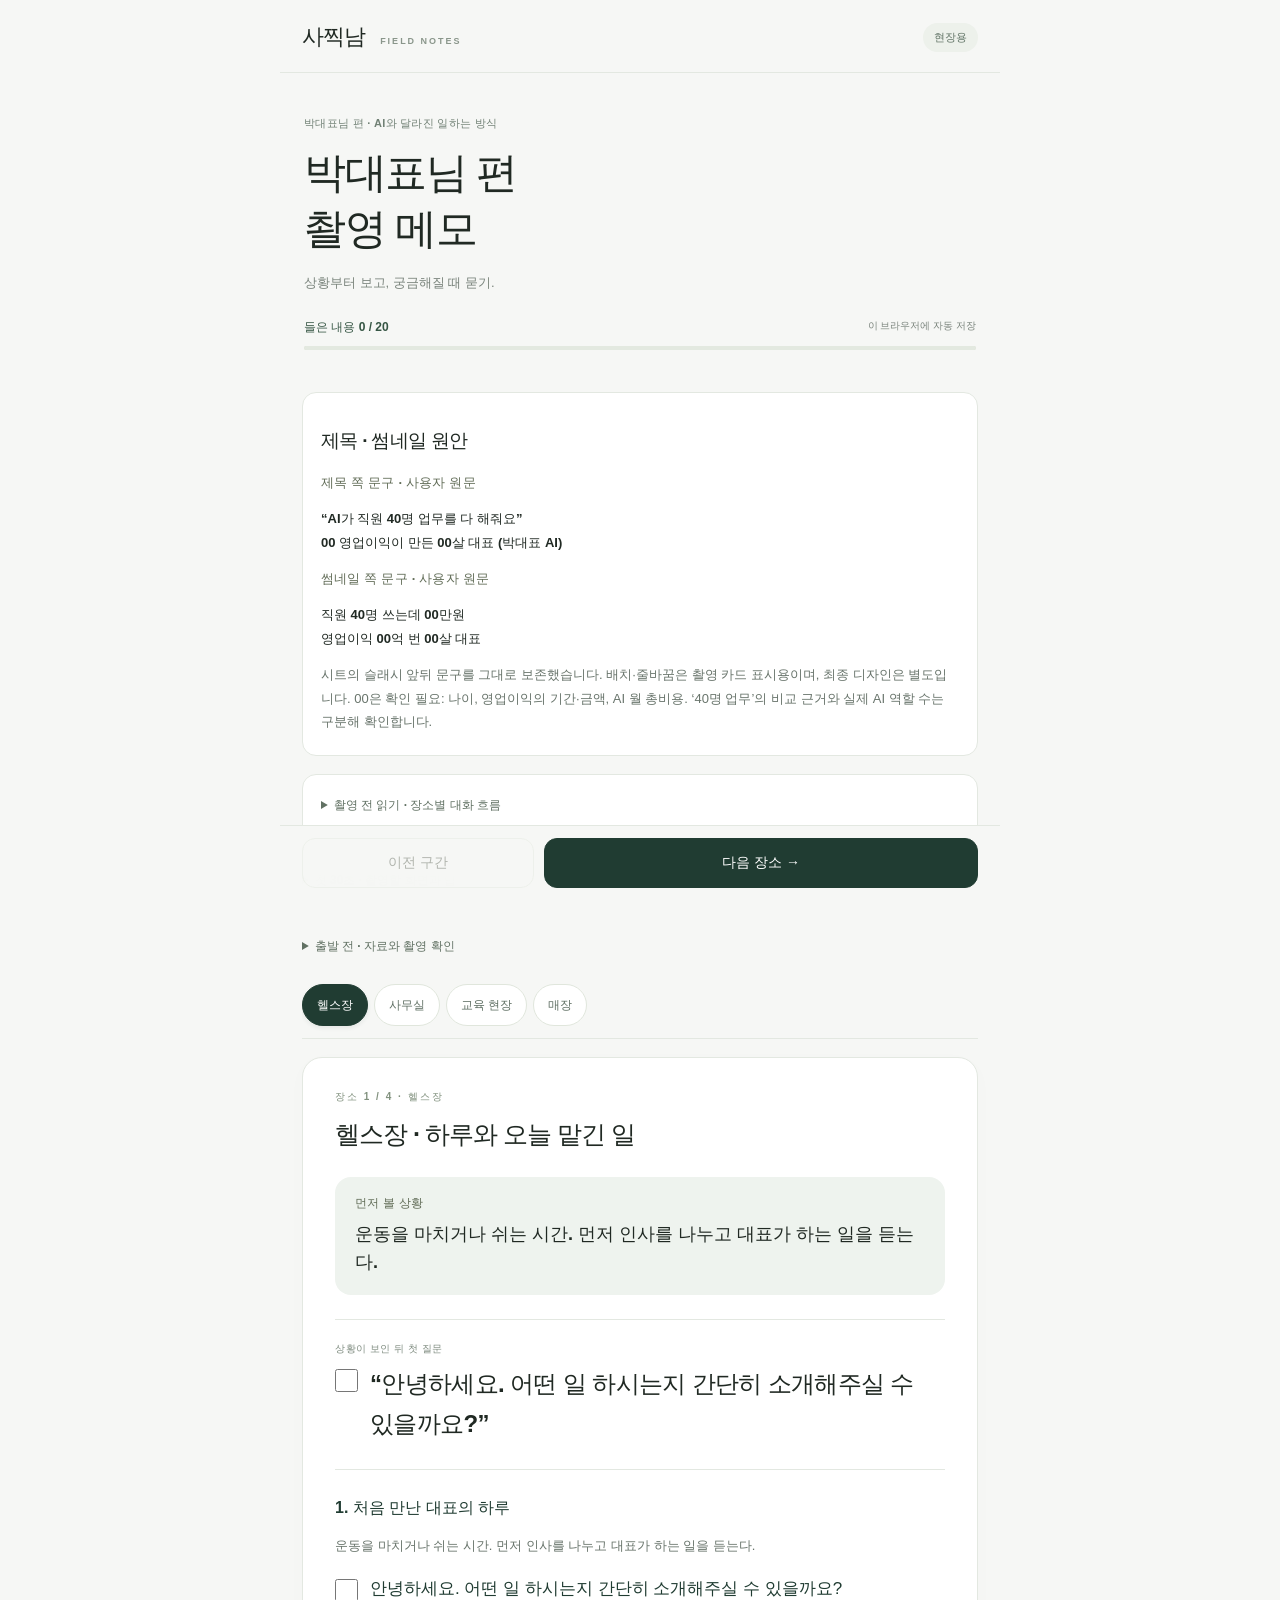
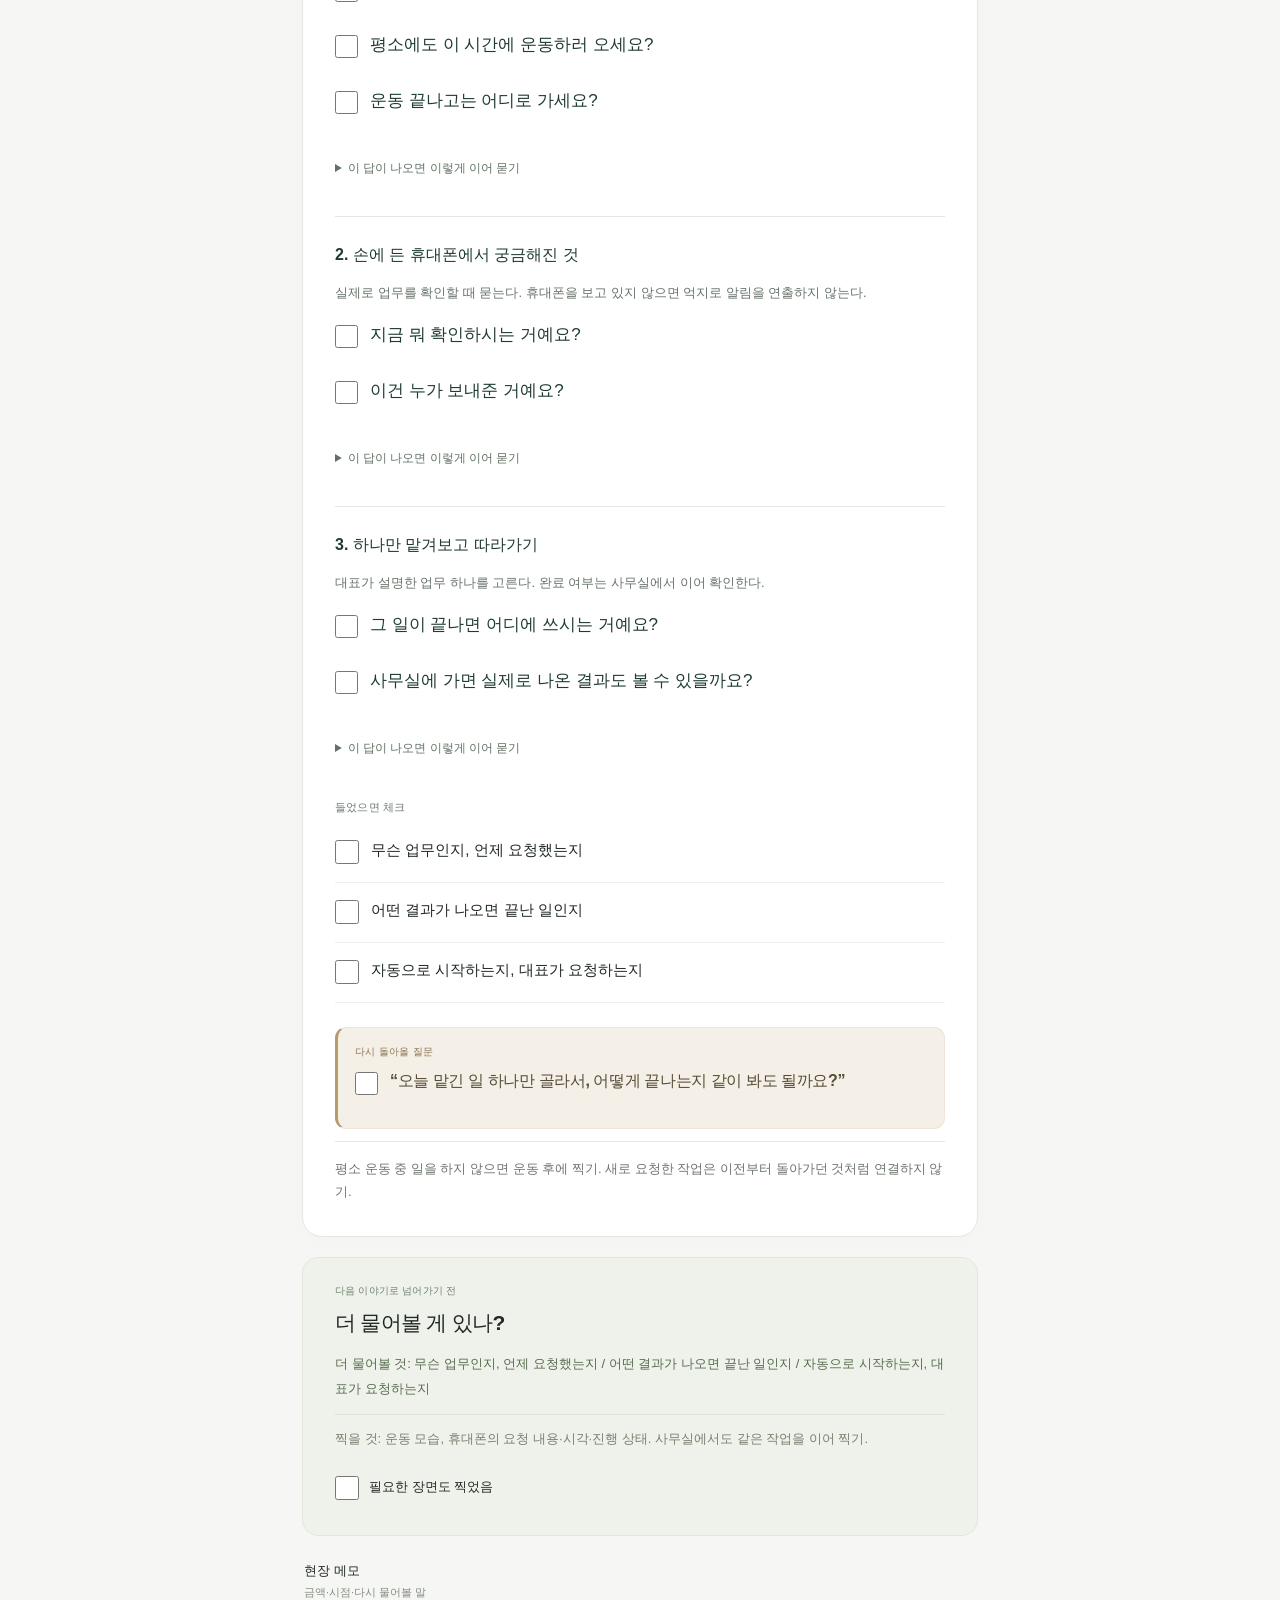
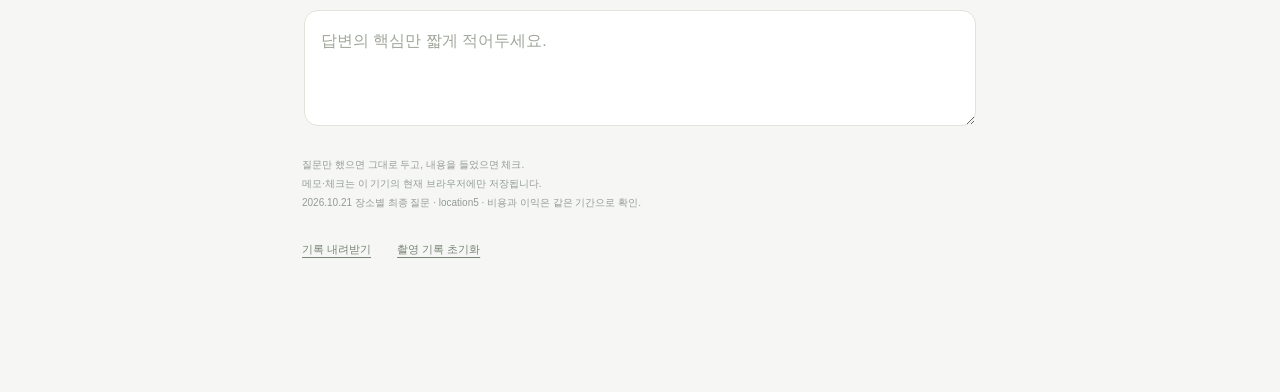
<file: park-ai/index.html>
<!doctype html><html lang="ko"><head><meta charset="utf-8"><meta name="viewport" content="width=device-width, initial-scale=1, viewport-fit=cover"><meta name="theme-color" content="#f5f4ee"><meta name="robots" content="noindex,nofollow"><title>박대표님 · 촬영 카드</title><link rel="stylesheet" href="../style.css"><link rel="stylesheet" href="../refined.css?v=20261021"><style>.main-questions{margin:20px 0 26px}.main-questions ol,.question-review ol{padding-left:22px}.main-questions li{font-size:17px;line-height:1.8;margin:12px 0;color:#203c32}.question-review{background:white;padding:8px 18px;border:1px solid #e3e8e1;border-radius:14px}.question-review h2{font-size:19px;margin-top:26px}.question-review li{margin:10px 0;line-height:1.8}.question-review section{border-top:1px solid #e3e8e1;margin-top:18px}.flow-block{border-top:1px solid #e3e8e1;margin-top:22px;padding-top:12px}.flow-block h3,.question-review h3{font-size:16px;color:#203c32}.branch{background:#f3f5ef;border-radius:10px;padding:13px;font-size:14px;line-height:1.8}.branch strong{color:#55705a;font-size:12px}.flow-block ol{padding-left:22px}.flow-block details{margin-top:4px}.scene-note{color:#68746b;font-size:13px;line-height:1.7;margin:8px 0 14px}.question-check{display:flex;gap:12px;align-items:flex-start;cursor:pointer;min-height:44px}.question-check input{flex:0 0 23px;width:23px;height:23px;margin:5px 0 0;accent-color:#426951}.question-check span{flex:1;min-width:0}.question-check:has(input:checked){color:#6f7d72}.question-check input:focus-visible{outline:3px solid #a0b9a3;outline-offset:3px}.main-questions ol,.question-review ol{list-style:none;padding-left:0}</style></head><body>
<header><div class="brand">사찍남 <span>FIELD NOTES</span></div><span class="private">현장용</span></header>
<main><section class="intro"><p class="eyebrow">박대표님 편 · AI와 달라진 일하는 방식</p><h1>박대표님 편<br>촬영 메모</h1><p class="sub">상황부터 보고, 궁금해질 때 묻기.</p><div class="progress-label"><strong id="total"></strong><span id="save" role="status">이 브라우저에 자동 저장</span></div><progress id="progress" max="20" value="0" aria-label="전체 답변 확보 진행률"></progress></section>
<section class="opening question-review" aria-label="제목과 썸네일"><h2>제목 · 썸네일 원안</h2><p class="eyebrow">제목 쪽 문구 · 사용자 원문</p><p><strong>“AI가 직원 40명 업무를 다 해줘요”<br>00 영업이익이 만든 00살 대표 (박대표 AI)</strong></p><p class="eyebrow">썸네일 쪽 문구 · 사용자 원문</p><p><strong>직원 40명 쓰는데 00만원<br>영업이익 00억 번 00살 대표</strong></p><p class="scene-note">시트의 슬래시 앞뒤 문구를 그대로 보존했습니다. 배치·줄바꿈은 촬영 카드 표시용이며, 최종 디자인은 별도입니다. 00은 확인 필요: 나이, 영업이익의 기간·금액, AI 월 총비용. ‘40명 업무’의 비교 근거와 실제 AI 역할 수는 구분해 확인합니다.</p></section>
<details class="opening question-review" id="question-review"><summary>촬영 전 읽기 · 장소별 대화 흐름</summary><p>처음 만난 대표를 알아가는 순서입니다. 질문 옆 체크는 질문 완료 표시입니다. 아래 ‘들었으면 체크’는 답변 확보 표시로 따로 남습니다. 먼저 짧게 묻고 충분히 듣습니다. 꼬리 질문은 해당 이야기가 실제 답에 나왔을 때만 골라 묻습니다.</p><section><h2>헬스장 · 하루와 오늘 맡긴 일</h2><h3>처음 만난 대표의 하루</h3><p class="scene-note">운동을 마치거나 쉬는 시간. 먼저 인사를 나누고 대표가 하는 일을 듣는다.</p><ol><li>안녕하세요. 어떤 일 하시는지 간단히 소개해주실 수 있을까요?</li><li>평소에도 이 시간에 운동하러 오세요?</li><li>운동 끝나고는 어디로 가세요?</li></ol><p class="branch"><strong>사업을 여러 개 한다고 하면</strong><br>그중 요즘 가장 시간을 많이 쓰시는 일은 뭐예요?</p><p class="branch"><strong>회사에 늦게 가도 된다고 하면</strong><br>대표님이 안 계실 때는 누가 일을 챙겨요?</p><h3>손에 든 휴대폰에서 궁금해진 것</h3><p class="scene-note">실제로 업무를 확인할 때 묻는다. 휴대폰을 보고 있지 않으면 억지로 알림을 연출하지 않는다.</p><ol><li>지금 뭐 확인하시는 거예요?</li><li>이건 누가 보내준 거예요?</li></ol><p class="branch"><strong>AI가 했다고 답하면</strong><br>이걸 AI가 해준 거예요? 대표님은 무슨 일을 시키셨어요?</p><p class="branch"><strong>작업을 요청하는 중이면</strong><br>지금 어떤 결과를 만들어달라고 하시는 거예요?</p><p class="branch"><strong>휴대폰을 쓰지 않는다면</strong><br>운동하실 때 회사에서 연락이 오기도 해요?</p><h3>하나만 맡겨보고 따라가기</h3><p class="scene-note">대표가 설명한 업무 하나를 고른다. 완료 여부는 사무실에서 이어 확인한다.</p><ol><li>그 일이 끝나면 어디에 쓰시는 거예요?</li><li>사무실에 가면 실제로 나온 결과도 볼 수 있을까요?</li></ol><p class="branch"><strong>운동 중에도 처리된다고 하면</strong><br>그럼 대표님은 운동하고 계셔도 되는 거예요? 중간에 직접 봐줘야 하는 건 없어요?</p><p class="branch"><strong>예전과 달라졌다고 하면</strong><br>예전에는 운동할 시간을 내기 어려우셨어요? 어떤 일 때문에요?</p></section><section><h2>사무실 · 결과를 같이 보며</h2><h3>헬스장에서 본 일의 결과</h3><p class="scene-note">도착해서 실제 업무 화면을 연다. 앞 장소에서 일을 보지 못했다면 최근 작업 하나로 시작한다.</p><ol><li>아까 보던 일은 어떻게 됐어요?</li><li>이게 완성된 거예요? 어디에 쓰는지 보여주실 수 있어요?</li></ol><p class="branch"><strong>앞에서 업무를 못 봤다면</strong><br>지금 하고 계신 일 하나만 보여주실 수 있어요?</p><p class="branch"><strong>AI가 여러 일을 한다고 하면</strong><br>어떤 일을 나눠 맡고 있어요? 지금 쓰고 계신 것 중 하나씩 소개해주세요.</p><p class="branch"><strong>완료됐다고 하면</strong><br>그다음에는 뭘 하세요? 평소 쓰시는 순서대로 한번 보여주세요.</p><p class="branch"><strong>아직 안 끝났다면</strong><br>어디까지 됐어요? 기다리는 동안 대표님은 어떤 일을 하세요?</p><h3>처음에는 무엇이 안 됐나</h3><p class="scene-note">실제 결과에서 수정할 부분을 발견하거나 대표가 검수하는 순간.</p><ol><li>이 일을 처음 AI에 맡겼을 때도 지금 같은 결과가 나왔어요?</li><li>쓸 만하게 만들기까지 대표님이 직접 손본 건 뭐예요? 처음 요청과 지금 요청을 비교해볼 수 있어요?</li><li>최근에 AI가 틀려서 다시 처리한 사례 하나만 보여주실 수 있을까요?</li></ol><p class="branch"><strong>질문을 잘해야 한다면</strong><br>그때 어떤 말을 넣거나 뺐더니 달라졌어요? 시청자가 볼 수 있게 두 결과를 비교해 주세요.</p><p class="branch"><strong>잘못된 정보나 누락이 있었다면</strong><br>누가 언제 발견했어요? 이미 밖으로 나간 뒤였나요? 같은 일이 반복되지 않게 지금은 뭘 확인해요?</p><p class="branch"><strong>거의 실패하지 않는다면</strong><br>그럼 아직 맡기지 않는 일은 뭐예요? 맡겨봤다가 사람이 다시 하게 된 일도 있어요?</p><h3>시간이 줄면 실제로 무엇이 달라지나</h3><p class="scene-note">작업 한 건을 끝까지 본 뒤 예전 방식과 비교한다.</p><ol><li>이 한 건을 예전에는 누가 어떤 순서로 했어요?</li><li>예전 작업 시간과 지금 요청하고 고치는 시간까지 각각 얼마나 걸려요?</li><li>이런 일이 한 달에 몇 건 정도 생겨요? 줄어든 시간에 지금은 어떤 일을 하세요?</li></ol><p class="branch"><strong>직원의 시간이 줄었다면</strong><br>그 담당자분에게도 직접 여쭤봐도 될까요? 실제로 편해진 부분과 오히려 확인할 일이 늘어난 부분이 궁금해요.</p><p class="branch"><strong>외주를 대신한다고 하면</strong><br>예전에 맡기던 범위와 지금 결과물의 범위가 같아요? 아직 외주에 맡기는 부분은 뭐예요?</p></section><section><h2>사무실 · 사람과 비용은 어떻게 바뀌었나</h2><h3>이렇게 일하게 된 이유</h3><p class="scene-note">AI 작업을 본 뒤 잠시 앉아서, 처음 바꾸려던 문제를 듣는다.</p><ol><li>처음부터 이렇게 일하셨어요?</li><li>AI는 어떤 일을 해결하려고 처음 써보신 거예요?</li><li>그전에는 그 일을 어떻게 처리하셨어요?</li></ol><p class="branch"><strong>대표가 없으면 일이 멈췄다고 하면</strong><br>어떤 일이었어요? 대표님이 꼭 결정해야 했던 건 뭐였어요?</p><p class="branch"><strong>해외에 나가 있던 때를 말하면</strong><br>밖에 계실 때 어떤 연락이 왔어요? 돌아와서는 무엇부터 해결하셨어요?</p><p class="branch"><strong>처음에는 잘 안 됐다고 하면</strong><br>뭘 바꾼 다음부터 쓸 만해졌어요?</p><h3>사람 몇 명의 일을 한다는 뜻</h3><p class="scene-note">현재 직원 또는 AI 업무 목록을 본 뒤, 실제 역할과 과거 인원을 묻는다.</p><ol><li>지금은 몇 분이 어떤 일을 하고 계세요?</li><li>예전에는 직원이 얼마나 있었어요?</li><li>AI 직원은 몇 개를 쓰고 계세요? 하나라고 세는 기준이 뭐예요?</li></ol><p class="branch"><strong>사람 몇 명의 일을 한다고 답하면</strong><br>어떤 업무량을 보고 그렇게 말씀하시는 거예요? 아까 본 작업으로 비교해주실 수 있어요?</p><p class="branch"><strong>직원이 줄었다면</strong><br>공장이나 매장을 정리하면서 바뀐 인원과, AI 도입으로 업무가 바뀐 인원을 구분할 수 있어요?</p><p class="branch"><strong>현재 직원이 있다면</strong><br>이분들은 AI와 일을 어떻게 나눠요? 대표님이 없어도 결과를 확인하고 다음 일을 진행할 수 있어요?</p><h3>사업 정리와 AI 효과를 나눠 보기</h3><p class="scene-note">업무와 인원 변화를 들은 뒤, 공개 가능한 결제 내역이나 손익 자료와 함께 묻는다.</p><ol><li>이렇게 바꾸고 실제로 나가는 돈도 줄었어요?</li><li>지금 AI에 한 달에 얼마 정도 쓰세요?</li><li>매출하고 실제 남는 돈은 예전과 어떻게 달라졌어요?</li></ol><p class="branch"><strong>이익이 늘었다면</strong><br>어떤 비용이 줄어든 게 가장 컸어요? AI 외에 사업을 정리하거나 바꾼 부분도 있어요?</p><p class="branch"><strong>숫자를 말하면</strong><br>어느 기간, 어떤 사업 기준이에요? 같은 기간의 예전 자료와 비교해서 볼 수 있을까요?</p><p class="branch"><strong>시간을 돈으로 환산했다면</strong><br>실제 지출이 줄어든 거예요, 같은 인원으로 더 많은 일을 하게 된 거예요?</p><p class="branch"><strong>구독료만 말하면</strong><br>그 외에 만들거나 관리하는 데 드는 돈도 있어요?</p></section><section><h2>교육 현장 · 배우는 사람의 일</h2><h3>오늘 배우러 온 사람들</h3><p class="scene-note">강의 시작 전 공간과 준비 모습을 보며 묻는다.</p><ol><li>여기는 어떤 곳이에요? 오늘은 뭘 하시는 거예요?</li><li>오늘 오시는 분들은 어떤 일을 하시는 분들이에요?</li><li>직접 쓰시던 걸 다른 분들에게 알려주게 된 계기는 뭐예요?</li></ol><p class="branch"><strong>주변에서 부탁했다고 하면</strong><br>처음 어떤 걸 보고 알려달라고 하셨어요?</p><p class="branch"><strong>특정 업무를 가르친다면</strong><br>오늘 그 일을 직접 해보는 분의 과정도 볼 수 있을까요?</p><h3>참여자 한 사람의 실제 일</h3><p class="scene-note">동의한 참여자가 자기 업무로 실습하는 중. 결과가 나오기 전과 후를 함께 본다.</p><ol><li>참여자에게: 어떤 일을 하시고, 오늘은 어떤 문제 때문에 오셨어요?</li><li>참여자에게: 그 일은 원래 누가 얼마나 자주 하세요? 최근에 처리했던 걸 하나만 설명해 주세요.</li><li>참여자에게: 방금 나온 결과에서 바로 쓸 수 있는 부분과 고쳐야 할 부분은 어디예요?</li></ol><p class="branch"><strong>바로 쓸 수 있다고 하면</strong><br>실제 어디에 쓸 예정이에요? 올리거나 보내기 전에 누가 확인해야 해요?</p><p class="branch"><strong>생각만큼 안 된다고 하면</strong><br>원했던 결과와 어디가 다른가요? 대표님과 같이 한 번 고쳐볼 수 있을까요?</p><p class="branch"><strong>이미 도입한 사람이라면</strong><br>배우기 전과 달라진 실제 업무 하나를 볼 수 있을까요? 몇 주나 몇 달 써본 결과예요?</p><h3>수업이 끝나도 쓸 수 있을까</h3><p class="scene-note">실습이 끝난 뒤. 실제로 막힌 부분이 있으면 그 일을 놓고 대표와 참여자에게 묻는다.</p><ol><li>대표님, 수업에서는 되는데 회사에 돌아가면 못 쓰는 분들은 어디서 막혀요?</li><li>AI를 처음 쓰는 사장님이라면, 회사 일 중 무엇부터 골라야 해요? 오늘 본 일로 설명해 주세요.</li><li>참여자에게: 돌아가서 제일 먼저 해볼 일은 뭐예요? 혼자 하려면 지금 무엇이 더 필요하세요?</li></ol><p class="branch"><strong>자료나 직원 협조가 필요하면</strong><br>누가 어떤 자료를 준비해야 해요? 시작하기 전에 돈을 들여야 하는 부분도 있나요?</p><p class="branch"><strong>모든 사업에 된다고 하면</strong><br>반대로 지금 방식이 잘 안 맞는 업무나 사업도 있어요? 어떤 경우에는 도입을 미루라고 하세요?</p></section><section><h2>매장 · 처음 장사하던 때부터</h2><h3>눈앞의 닭꼬치에서 첫 장사로</h3><p class="scene-note">닭꼬치가 나오거나 조리하는 모습을 본 뒤 묻는다. 현재 매장과 대표의 관계부터 확인한다.</p><ol><li>이 매장은 대표님하고 어떤 관계가 있는 곳이에요?</li><li>닭꼬치 장사는 어떻게 시작하게 되셨어요?</li><li>처음에는 어디서 파셨어요?</li></ol><p class="branch"><strong>대천 해수욕장이라고 하면</strong><br>왜 거기로 가신 거예요? 처음부터 닭꼬치를 팔 생각이셨어요?</p><p class="branch"><strong>칵테일에서 바꿨다고 하면</strong><br>가보니까 생각과 뭐가 달랐어요? 닭꼬치는 어떻게 배우셨어요?</p><p class="branch"><strong>돈을 모아 시작했다고 하면</strong><br>얼마를 모으셨어요? 그 돈으로 무엇부터 준비하셨어요?</p><h3>작은 장사가 커지던 때</h3><p class="scene-note">당시 사진이 있으면 함께 보며 이야기한다. 없다면 설명을 듣고 그 안에서 다음 질문을 고른다.</p><ol><li>첫 장사를 마치고 나서는 어땠어요? 돈도 좀 남았어요?</li><li>그다음에는 어떻게 하셨어요?</li></ol><p class="branch"><strong>납품이나 유통을 시작했다고 하면</strong><br>직접 팔던 것에서 다른 가게에 공급하는 일은 어떻게 시작하셨어요? 첫 거래처는 어떻게 구하셨고요?</p><p class="branch"><strong>매장이나 직원이 늘었다면</strong><br>더 늘려도 되겠다고 판단한 이유가 뭐였어요? 그때 규모가 어느 정도였어요?</p><p class="branch"><strong>해외까지 갔다고 하면</strong><br>닭꼬치로 해외까지 가게 된 거예요? 첫 기회는 어떻게 생겼어요?</p><p class="branch"><strong>잘 팔았는데 돈은 안 남았다면</strong><br>어디에 돈이 많이 들어갔어요? 그런데도 계속하기로 한 이유가 있었어요?</p><h3>커질수록 어려워진 일</h3><p class="scene-note">확장 이야기가 나온 다음에 묻는다. 공장이나 해외 사건은 대표가 꺼냈을 때만 파고든다.</p><ol><li>규모가 커지면서 예상하지 못했던 일도 있었어요?</li><li>그때 대표님은 하루를 어떻게 보내셨어요?</li></ol><p class="branch"><strong>공장을 직접 운영했다고 하면</strong><br>공장까지 직접 하게 된 이유가 뭐예요? 막상 해보니 어땠어요?</p><p class="branch"><strong>생산은 늘었는데 안 팔렸다고 하면</strong><br>왜 그런 일이 생긴 거예요? 그때 어디에 가장 시간을 쓰고 계셨어요?</p><p class="branch"><strong>사업을 정리했다고 하면</strong><br>언제 그만해야겠다고 마음먹으셨어요? 끝까지 고민됐던 건 뭐였어요?</p><p class="branch"><strong>사무실에서 이미 말한 문제라면</strong><br>아까 말씀하신 그 문제가 이때 생긴 거군요. 지금 다시 해본다면 무엇부터 다르게 하실 것 같아요?</p></section><section><h2>매장 · 앞으로 어떤 대표로 일할까</h2><h3>오늘 본 하루와 예전의 하루</h3><p class="scene-note">식사를 마치며 앞에서 실제 들은 이야기를 돌아본다.</p><ol><li>처음 장사하실 때는 어느 정도가 되면 성공이라고 생각하셨어요?</li><li>지금은 그 기준이 좀 달라졌어요?</li></ol><p class="branch"><strong>시간이나 여유를 말하면</strong><br>요즘 그 시간으로 실제로 뭘 하세요?</p><p class="branch"><strong>계속 일하고 싶다고 하면</strong><br>지금은 어떤 일을 할 때 제일 재밌으세요?</p><h3>다음에는 어떤 선택을 할까</h3><p class="scene-note">대표가 앞으로 하고 싶은 일을 먼저 말하게 한다.</p><ol><li>앞으로는 어떤 일을 해보고 싶으세요?</li><li>그중 지금 시작한 게 있어요?</li></ol><p class="branch"><strong>다시 확장하겠다고 하면</strong><br>예전과 다르게 준비하고 있는 게 있어요?</p><p class="branch"><strong>지금 규모를 유지하겠다고 하면</strong><br>더 키우기보다 지금을 택하신 이유가 뭐예요?</p><h3>AI가 대신 못 하는 대표의 일</h3><p class="scene-note">오늘 본 AI 작업과 대표가 직접 한 일을 떠올리며 마무리한다.</p><ol><li>오늘 여러 일을 AI가 하는 걸 봤는데, 그래도 대표님이 직접 책임지고 판단해야 하는 일은 뭐예요?</li><li>예전의 대표님처럼 매일 바쁘게 일하는 사장님이 이 영상을 본다면, 내일 자기 회사에서 뭘 먼저 살펴보면 좋을까요?</li></ol><p class="branch"><strong>추상적인 조언이 나오면</strong><br>대표님 회사에서 실제 바꿨던 일 하나로 얘기해 주세요. 무엇부터 적어보고, 어디까지 맡겨보면 될까요?</p><p class="branch"><strong>AI면 해결된다고 하면</strong><br>그 전에 사람이 먼저 정리해야 하는 건 없어요? 대표님도 아직 해결 못 한 부분이 있다면요?</p></section></details><details class="opening"><summary>첫 30초 · 촬영할 화면과 답</summary><p>0–6초: 헬스장에서 실제 업무 확인. “지금 무슨 일 하고 계세요?”</p><p>6–14초: 같은 작업의 처리 화면. AI 역할과 월비용은 확인한 답으로 짧게.</p><p>14–23초: 같은 기간의 비용·영업이익 변화 자료.</p><p>23–30초: 닭꼬치 사업 당시 사진 → 왜 일하는 방식을 바꿨는지 → 사무실에서 결과 확인.</p><p>현장 답변으로 만드는 편집 가안. 출연자에게 정해진 답을 읽히지 않습니다.</p></details><details class="opening"><summary>출발 전 · 자료와 촬영 확인</summary><p>집 촬영 제외. 헬스장 → 사무실 → 교육 현장 → 매장.</p><p>실제 작업 1개, 월 결제 내역, 같은 기간 손익 자료, 과거 사업 사진. 장소 허가와 직원·수강생 인터뷰 가능 여부 확인.</p><p>나이·영업이익·월비용·직원 수와 범위는 확인 후 사용. 요청·완료 시각을 남기고 개인정보는 가립니다.</p><p><a href="https://docs.google.com/document/d/1L1QhdPWcXqC2T58K1LYg9lcUUqAybYrS825H07_VAuY/edit" target="_blank" rel="noopener">전체 기획안 열기 ↗</a></p></details><nav id="nav" aria-label="촬영 장소"></nav><div id="topics" aria-label="이 장소에서 물어볼 이야기"></div>
<article id="card"></article>
<section class="move"><div class="eyebrow">다음 이야기로 넘어가기 전</div><h2>더 물어볼 게 있나?</h2><p id="missing"></p><p id="shot"></p><label class="shot-check"><input type="checkbox" id="shotDone"> 필요한 장면도 찍었음</label></section>
<section class="notes"><label for="memo">현장 메모 <span>금액·시점·다시 물어볼 말</span></label><textarea id="memo" rows="3" placeholder="답변의 핵심만 짧게 적어두세요."></textarea></section>
<div class="paging"><button id="prev">이전 구간</button><button id="next">다음 구간 →</button></div>
<footer>질문만 했으면 그대로 두고, 내용을 들었으면 체크.<br>메모·체크는 이 기기의 현재 브라우저에만 저장됩니다.<br>2026.10.21 장소별 최종 질문 · location5 · 비용과 이익은 같은 기간으로 확인.<div class="tools"><button id="export">기록 내려받기</button><button id="reset">촬영 기록 초기화</button></div></footer></main>
<dialog id="resetDialog"><h2>촬영 기록을 비울까요?</h2><p>이 브라우저에 저장된 체크와 메모를 지웁니다. 필요하면 먼저 기록을 내려받으세요.</p><button id="cancelReset">취소</button><button id="confirmReset">기록 비우기</button></dialog>
<script src="app.js?v=20261021-check6"></script></body></html>
</file>
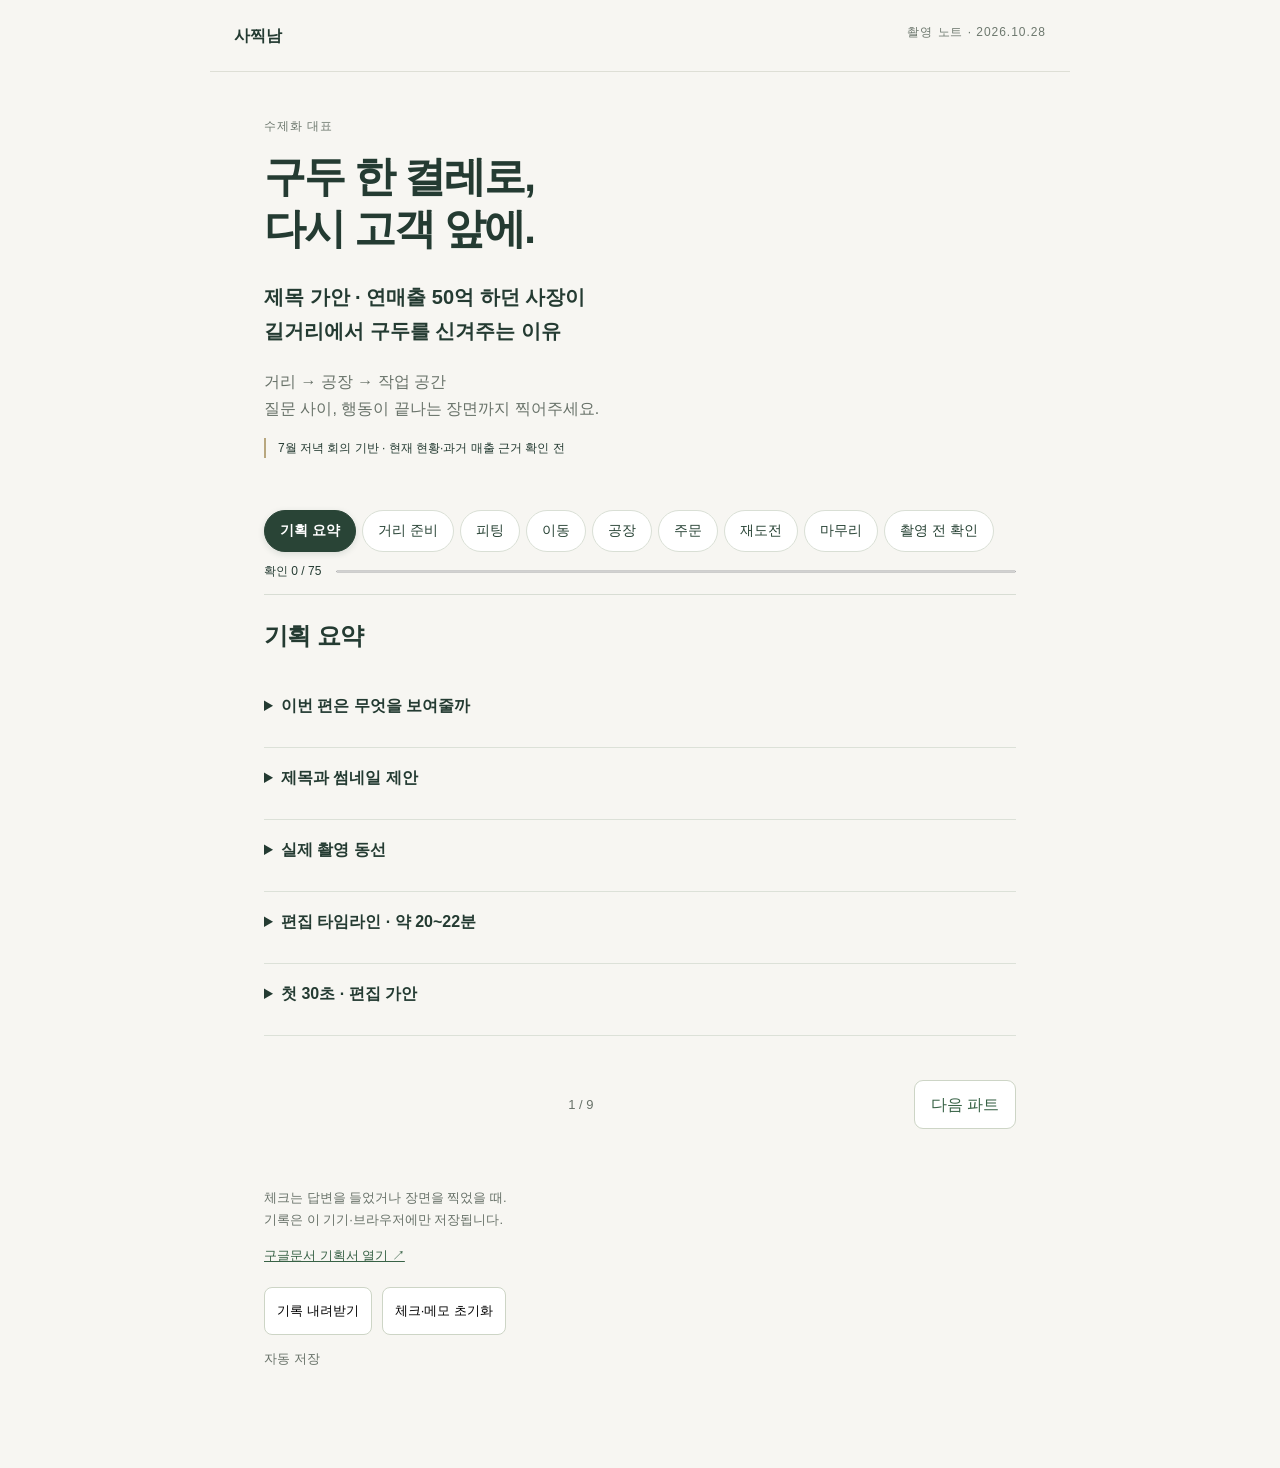
<file: shoe-story/index.html>
<!doctype html><html lang="ko"><head><meta charset="utf-8"><meta name="viewport" content="width=device-width,initial-scale=1"><meta name="robots" content="noindex,nofollow"><meta name="theme-color" content="#f7f6f2"><title>수제화 대표 · 사찍남 촬영 카드</title><link rel="stylesheet" href="style.css?v=2"></head><body><header><b>사찍남</b><span>촬영 노트 · 2026.10.28</span></header><main><div class="hero"><div class="eyebrow">수제화 대표</div><h1>구두 한 켤레로,<br>다시 고객 앞에.</h1><p class="title">제목 가안 · 연매출 50억 하던 사장이<br>길거리에서 구두를 신겨주는 이유</p><p class="muted">거리 → 공장 → 작업 공간<br>질문 사이, 행동이 끝나는 장면까지 찍어주세요.</p><p class="status">7월 저녁 회의 기반 · 현재 현황·과거 매출 근거 확인 전</p></div><div class="sticky"><nav aria-label="촬영 파트"><a href="#overview">기획 요약</a><a href="#scene5">거리 준비</a><a href="#scene6">피팅</a><a href="#scene7">이동</a><a href="#scene8">공장</a><a href="#scene9">주문</a><a href="#scene10">재도전</a><a href="#scene11">마무리</a><a href="#production">촬영 전 확인</a></nav><div class="progress"><span id="progressText" role="status"></span><progress id="progress" value="0" max="100" aria-label="질문과 현장 컷 확인 진행률"></progress></div></div><section id="overview" class="part-overview"><h2>기획 요약</h2><details class="reference"><summary>이번 편은 무엇을 보여줄까</summary><p>사람들에게 직접 구두를 신겨주는 모습을 따라가다, 신발 도매업을 하던 대표가 왜 얼굴을 드러내고 다시 고객을 만나게 됐는지 알아가는 이야기.</p><p>성공을 완성한 사람으로 소개하지 않는다. 다시 사업을 키우는 중인 사람의 판단과 행동을 담는다.</p><p>시청자의 궁금증: 왜 길거리에서 이 일을 하지? → 신발을 제대로 아는 사람일까? → 영상이 실제 주문으로 이어질까? → 잘 벌던 때와 지금은 무엇이 달라졌을까?</p><p>연결할 대비: 예전에는 거래처 사장님에게 팔던 사람 / 지금은 소비자 앞에 직접 서는 사람.</p></details><details class="reference"><summary>제목과 썸네일 제안</summary><p>추천 제목: 연매출 50억 하던 사장이 길거리에서 구두를 신겨주는 이유</p><p>숫자 근거 확인 전 대안: 신발 도매하던 사장이 길거리에서 구두를 신겨주는 이유</p><p>이야기 중심 대안: 잘 팔던 신발 장사를 접고, 직접 고객 앞에 나선 사장님</p><p>50억은 녹음에서 설명한 과거 도매사업의 연매출이다. 현재 수제화 브랜드 매출이나 개인 소득으로 쓰지 않는다. 제목은 사용자 확정 전 가안이다.</p><p>썸네일 문구 후보: 연매출 50억 사장님이 / 여자 구두를 신겨주는 이유</p><p>사진 방향: 출연자가 실제 피팅을 돕는 모습과 신발을 함께 담는다. 상대방의 얼굴·신체를 과도하게 강조하지 않고, 출연자의 행동과 구두가 한눈에 보이는 구도. 참가자의 촬영·공개 동의 범위를 확인한다.</p><p>공장 대안 컷: 구두를 직접 살펴보거나 마무리 작업을 하는 출연자. 현재 재기 성과가 확인되기 전 ‘다시 대박’ 같은 문구는 쓰지 않는다.</p></details><details class="reference"><summary>실제 촬영 동선</summary><p>기본안: 성수동 거리 콘텐츠 촬영 → 협업 수제화 공장 → 주문·콘텐츠를 확인할 작업 공간 → 같은 자리에서 재도전 이야기.</p><p>거리는 미팅에서 거론된 곳이다. 공장은 주소와 방문 가능 시간을 확인해야 하며 출연자 소유라고 단정하지 않는다.</p><p>출연자가 사무실을 따로 쓰지 않으면 허가받은 작업 테이블에서 화면·자료 인터뷰를 한다. 이번 편에 집·호텔·와인 장면을 새로 넣지 않는다.</p><p>공장 작업 가능 시간이 더 이르면 공장부터 촬영하고, 편집은 거리에서 시작한다.</p><p>모임·앰버서더 미팅은 실제 일정이 있는 경우만 추가한다. 미팅에서 제안한 대규모 워킹 행사는 현재 실행 여부가 확인되기 전 기본 동선에 넣지 않는다.</p></details><details class="reference"><summary>편집 타임라인 · 약 20~22분</summary><p>0:00~0:30 | 구두를 들고 거리에서 말을 거는 현재와 과거 도매사업의 대비.</p><p>0:30~4:00 | 준비한 신발, 피팅, 실제 반응. 누구이고 무엇을 하는지 알아간다.</p><p>4:00~7:00 | 처음 콘텐츠를 시작한 과정. 왜 제품 사진과 기존 마케팅만으로는 부족했을까?</p><p>7:00~11:00 | 공장에서 손으로 확인하는 신발. 제품을 아는 사람인지 행동으로 보여준다.</p><p>11:00~15:00 | 콘텐츠→문의→주문. 주목받는 일과 돈이 남는 일의 차이를 확인한다.</p><p>15:00~19:00 | 도매사업의 과거와 다시 시작한 이유. 상세한 개인사보다 선택의 변화를 듣는다.</p><p>19:00~22:00 | 사람을 모으려는 이유와 다음 제품. 아직 구상인 일은 구상으로 끝내고 오늘의 실제 작업으로 마무리한다.</p><p>몰락 이야기를 끝까지 숨기지는 않는다. 첫 만남에서 ‘다시 시작 중’임을 짧게 밝히고, 왜 달라졌는지는 인물의 일을 충분히 본 뒤 듣는다.</p></details><details class="reference"><summary>첫 30초 · 편집 가안</summary><p>0~7초: 사이즈별 신발을 꺼내는 손 → 상대에게 다가가는 모습. 현장 소리와 실제 대화를 살린다.</p><p>7~14초: 피팅 후 걷는 모습과 실제 반응. 거절 장면을 일부러 만들지 않는다.</p><p>14~22초: 과거 도매사업과 현재의 차이를 설명하는 실제 답변. 50억을 쓰면 ‘과거 도매 연매출’ 기준을 같은 화면에서 알린다.</p><p>22~27초: 공장에서 구두를 마무리하는 손과 주문을 확인하는 화면.</p><p>27~30초: 이 일을 다시 시작한 이유가 궁금해지도록 연결하고 촬영 준비 장면으로 본편 시작.</p><p>출연자에게 외우게 할 대사가 아니다. 자동 전사 문장을 정확한 직접 인용으로 확정하지 않는다.</p></details></section><section class="card" id="scene5"><div class="eyebrow">촬영 장소 · 거리</div><h2>거리 · 준비하는 모습부터</h2><div class="shot"><small>현장 컷 · 질문 전에</small><label><input type="checkbox" data-key="40f037ec4e1594aa"><span>약속 장소 전경 → 가방과 신발 상자 → 사이즈별 구두를 꺼냄 → 오늘 쓸 신발을 고르는 손.</span></label></div><label class="question"><input type="checkbox" data-key="1337dd099a9e0269"><span>“오늘 여기서 어떤 촬영 하시는 거예요?”</span></label><label class="question"><input type="checkbox" data-key="6112f4a6f0dd5a0f"><span>“신발을 이렇게 여러 켤레 챙겨오셨어요?”</span></label><label class="question"><input type="checkbox" data-key="e773db8f454b9eeb"><span>“사이즈는 어떤 기준으로 준비하세요?”</span></label><label class="question"><input type="checkbox" data-key="8cf8b9ce8f1fb468"><span>“어떤 일을 하고 계신지 먼저 소개해주실래요?”</span></label><label class="question"><input type="checkbox" data-key="a7357730f3d758c0"><span>“이런 촬영은 언제부터 시작하셨어요?”</span></label><label class="question"><input type="checkbox" data-key="1cc9700c46004eaa"><span>“원래도 직접 사람들 앞에 나서는 일을 하셨어요?”</span></label><p class="answer"><b>이 내용을 들었나요?</b><br> 현재 브랜드·본인 역할 / 오늘 콘텐츠 목적 / 준비한 제품과 사이즈 / 도매와 현재 일의 차이.</p><p>현장 원칙: 촬영 참여자가 사전 협의된 경우 첫 우연한 만남처럼 소개하지 않는다. 오늘 촬영의 조건에 맞게 실제 준비와 반응을 기록한다.</p><label class="memo-label">현장 메모<textarea data-key="memo-5" rows="3" placeholder="금액·시점·다시 물어볼 내용"></textarea></label></section><section class="card" id="scene6"><div class="eyebrow">촬영 장소 · 거리</div><h2>거리 · 피팅하는 동안은 먼저 보기</h2><div class="shot"><small>현장 컷 · 질문 전에</small><label><input type="checkbox" data-key="7efb3d7ac76992c4"><span>참여 의사 확인 → 사이즈 확인 → 본인이 착화하거나 도움을 받는 모습 → 걷기 → 착화감을 듣고 확인하는 행동. 중간에 PD 질문으로 끊지 않는다.</span></label></div><label class="question"><input type="checkbox" data-key="88ae5c29a5aea0b3"><span>“어느 부분이 편하거나 불편하세요?” 참가자가 피드백과 공개에 동의한 경우에만 묻는다.</span></label><label class="question"><input type="checkbox" data-key="67ac51dc8df8ff0a"><span>“지금은 신발의 어느 부분을 확인하신 거예요?”</span></label><label class="question"><input type="checkbox" data-key="ba975d3c66baacc7"><span>“안 맞으면 어떻게 하세요?”</span></label><label class="question"><input type="checkbox" data-key="c969daf1053703d4"><span>“이런 반응은 제품을 바꾸는 데도 참고가 되나요?”</span></label><div class="shot"><small>현장 컷 · 질문 전에</small><label><input type="checkbox" data-key="bbd5cf69cf35e7ed"><span>피팅이 끝나고 신발을 정리하거나 다음 장소로 이동하는 모습을 찍은 후 대표에게 묻는다.</span></label></div><label class="question"><input type="checkbox" data-key="f9433a111556c542"><span>“처음 사람들에게 말을 걸었을 때는 어땠어요?”</span></label><label class="question"><input type="checkbox" data-key="64806bcd42642b86"><span>“그날 기억나는 반응이 있어요?”</span></label><label class="question"><input type="checkbox" data-key="7a1ae20068aa3876"><span>“막상 해보니까 준비가 부족했던 건 뭐였어요?”</span></label><label class="question"><input type="checkbox" data-key="06a6d86a9f767aca"><span>“그다음 촬영부터는 뭘 바꾸셨어요?”</span></label><label class="question"><input type="checkbox" data-key="8f2e326d2855ce88"><span>“안 하겠다고 하시면 그다음에는 어떻게 하세요?”</span></label><p class="answer"><b>이 내용을 들었나요?</b><br> 실제 착화 피드백 / 첫 시도에서 막힌 일 / 그 뒤 바꾼 행동. 거절한 사람은 추적하거나 얼굴을 노출하지 않는다.</p><label class="memo-label">현장 메모<textarea data-key="memo-6" rows="3" placeholder="금액·시점·다시 물어볼 내용"></textarea></label></section><section class="card" id="scene7"><div class="eyebrow">촬영 장소 · 이동</div><h2>이동 · 왜 대표가 직접 나섰을까</h2><div class="shot"><small>현장 컷 · 질문 전에</small><label><input type="checkbox" data-key="9194759bb72c8af5"><span>구두를 다시 담고 이동 준비 → 당일 촬영물을 짧게 확인하는 모습.</span></label></div><label class="question"><input type="checkbox" data-key="cfb06f75ed3a79e3"><span>“이런 영상을 찍기 전에는 어떻게 제품을 알리셨어요?”</span></label><label class="question"><input type="checkbox" data-key="fcb4e09116788c52"><span>“그때 기대했던 반응하고 실제 반응은 뭐가 달랐어요?”</span></label><label class="question"><input type="checkbox" data-key="3ebefc3ce01cd201"><span>“대표님이 직접 나와야겠다고 생각한 계기는 뭐였어요?”</span></label><label class="question"><input type="checkbox" data-key="760cf891e9b4ccca"><span>“첫 영상을 만들고 실제로 달라진 게 있었어요?”</span></label><label class="question"><input type="checkbox" data-key="9918fb794fcada95"><span>“조회수가 오른 것과 주문이 늘어난 건 비슷하게 움직였어요?”</span></label><p>다음 연결: “오늘 신겨드린 신발이 어떻게 만들어지는지도 볼 수 있을까요?”</p><p class="answer"><b>이 내용을 들었나요?</b><br> 이전 판매 방식의 한계 / 직접 콘텐츠를 만들기로 한 계기 / 확인 가능한 변화 한 가지.</p><label class="memo-label">현장 메모<textarea data-key="memo-7" rows="3" placeholder="금액·시점·다시 물어볼 내용"></textarea></label></section><section class="card" id="scene8"><div class="eyebrow">촬영 장소 · 공장</div><h2>공장 · 신발을 아는 사람인지 보여주기</h2><div class="shot"><small>현장 컷 · 질문 전에</small><label><input type="checkbox" data-key="73df4f1902135f05"><span>공장 외부와 작업 공간 → 협업자 인사 → 구두의 제작 단계 → 출연자가 살펴보는 부분. 실제 가능한 공정만 촬영한다.</span></label></div><label class="question"><input type="checkbox" data-key="84de60a6992e2473"><span>“이곳에서는 어떤 작업을 하세요?”</span></label><label class="question"><input type="checkbox" data-key="7c6e2e9a7da7de73"><span>“대표님은 제작 과정에서 어디까지 맡으세요?”</span></label><label class="question"><input type="checkbox" data-key="0a0382d8b55f64f8"><span>“이 신발은 지금 어떤 단계예요?”</span></label><label class="question"><input type="checkbox" data-key="8b2efc844df41700"><span>“완성됐다고 바로 고객에게 나가는 건 아니네요?”</span></label><div class="shot"><small>현장 컷 · 질문 전에</small><label><input type="checkbox" data-key="062065b114c7a144"><span>실제로 담당하는 마무리 작업을 시작부터 끝까지 찍는다. 손, 도구, 작업 전후, 확인하는 표정을 확보한다.</span></label></div><label class="question"><input type="checkbox" data-key="17a790558649804f"><span>“지금 손보는 부분을 그냥 두면 어떤 문제가 생겨요?”</span></label><label class="question"><input type="checkbox" data-key="6d9bc4964ffaadac"><span>“이건 어떻게 배우셨어요?”</span></label><label class="question"><input type="checkbox" data-key="7f4d553ff0bb93b3"><span>“예쁜 모양을 유지하면서 편하게 만들려면 어디가 어려워요?”</span></label><label class="question"><input type="checkbox" data-key="ffcbe0b9128228d1"><span>“샘플을 만들고 다시 고쳤던 부분 하나만 보여주실 수 있어요?”</span></label><label class="question"><input type="checkbox" data-key="ee973f8c83e7339a"><span>“어떤 분들의 불편함을 해결하려고 만든 신발이에요?”</span></label><p class="answer"><b>이 내용을 들었나요?</b><br> 직접 맡는 공정 / 품질 판단 기준 / 수정한 샘플 사례 / 고객의 구체적인 불편.</p><p>착화감과 효능은 대표 설명·참가자 개인 경험으로 구분한다. 장시간 착용을 검증하지 않았는데 누구에게나 편하다고 단정하지 않는다.</p><label class="memo-label">현장 메모<textarea data-key="memo-8" rows="3" placeholder="금액·시점·다시 물어볼 내용"></textarea></label></section><section class="card" id="scene9"><div class="eyebrow">촬영 장소 · 작업 공간</div><h2>작업 공간 · 관심이 주문으로 이어지는지</h2><div class="shot"><small>현장 컷 · 질문 전에</small><label><input type="checkbox" data-key="62d299033fa2c267"><span>공개 가능한 콘텐츠 화면 → 문의 또는 주문 흐름 → 실제 배송·발주 자료. 고객 정보와 거래처 비공개 자료는 가린다.</span></label></div><label class="question"><input type="checkbox" data-key="c9162f8d79d219b0"><span>“영상을 보고 관심이 생긴 분들은 어디로 찾아오세요?”</span></label><label class="question"><input type="checkbox" data-key="64c0c8d7b31f8626"><span>“문의만 오는 경우와 실제 구매하는 경우는 어떤 차이가 있어요?”</span></label><label class="question"><input type="checkbox" data-key="23e6dc1cd59ad186"><span>“영상에서 본 반응 때문에 바꾼 제품이나 설명이 있어요?”</span></label><label class="question"><input type="checkbox" data-key="712098440e45197b"><span>“지금 올리는 영상들은 각각 어떤 역할로 나눠서 만드세요?”</span></label><label class="question"><input type="checkbox" data-key="9cec06d9098f6ff2"><span>“그중 실제 주문으로 이어졌다고 확인한 사례가 있어요?”</span></label><div class="shot"><small>현장 컷 · 질문 전에</small><label><input type="checkbox" data-key="7c672fe64d06ed26"><span>오늘 소개한 상품의 판매가와 공개 가능한 비용 항목을 함께 살펴본다.</span></label></div><label class="question"><input type="checkbox" data-key="78018ed7396b8be4"><span>“이 신발은 얼마에 판매하세요?”</span></label><label class="question"><input type="checkbox" data-key="c5589e5f6875aea7"><span>“제작비 말고도 어떤 비용들이 들어가요?”</span></label><label class="question"><input type="checkbox" data-key="8245a73739691ab3"><span>“촬영이나 제품 제공 비용까지 빼면 남는 구조는 어때요?”</span></label><label class="question"><input type="checkbox" data-key="10dfa39f8cd85ed3"><span>“현재 주 수입은 이 브랜드에서 나와요, 다른 유통 일도 함께 하고 계세요?”</span></label><label class="question"><input type="checkbox" data-key="d9369f188e6d9cad"><span>“7월에 얘기하셨던 때와 비교하면 지금은 어떤 변화가 있어요?” 과거 미팅 이후 현황 확인 질문으로 사용.</span></label><p class="answer"><b>이 내용을 들었나요?</b><br> 콘텐츠·문의·구매의 연결 / 현재 매출과 이익의 기간·범위 / 기존 유통과 신규 브랜드의 수입 구분.</p><p>7월 녹음에서는 기존 유통이 주 수입원이며 브랜드 사이트 매출은 조금씩 올라가는 중이라고 설명했다. 현재도 같다고 가정하지 않는다.</p><label class="memo-label">현장 메모<textarea data-key="memo-9" rows="3" placeholder="금액·시점·다시 물어볼 내용"></textarea></label></section><section class="card" id="scene10"><div class="eyebrow">촬영 장소 · 작업 공간</div><h2>같은 자리 · 잘되던 시절과 다시 시작한 이유</h2><div class="shot"><small>현장 컷 · 질문 전에</small><label><input type="checkbox" data-key="e8d8e4ff703617da"><span>당일 작업을 정리한 뒤 잠시 앉는다. 과거 사업 사진·자료가 있다면 공개 가능한 것만 함께 본다.</span></label></div><label class="question"><input type="checkbox" data-key="68bfc6806e7aa953"><span>“신발 일은 처음에 어떻게 시작하셨어요?”</span></label><label class="question"><input type="checkbox" data-key="e70a1541e555e5b6"><span>“처음부터 혼자 준비하신 거예요, 도움을 받으신 부분도 있어요?”</span></label><label class="question"><input type="checkbox" data-key="3b0f9a47701efe25"><span>“그때 직접 맡으셨던 일은 뭐였어요?”</span></label><label class="question"><input type="checkbox" data-key="039c2d6f6501ef51"><span>“도매사업이 가장 잘됐을 때는 규모가 어느 정도였어요?”</span></label><label class="question"><input type="checkbox" data-key="e7175654ddf9d44f"><span>“그 숫자는 어느 해, 어떤 사업에서 나온 매출이에요?”</span></label><label class="question"><input type="checkbox" data-key="d2ac133bbcbf4895"><span>“그렇게 하던 일을 바꾸게 된 계기는 뭐였어요?”</span></label><label class="question"><input type="checkbox" data-key="ca68e917e4e2dba1"><span>“공개 가능한 범위에서, 다시 시작하기까지 시간이 걸린 이유를 말씀해주실 수 있어요?”</span></label><div class="shot"><small>현장 컷 · 질문 전에</small><label><input type="checkbox" data-key="1377cf464f197911"><span>현재 작업물이나 구두를 손에 들고 비교하는 장면.</span></label></div><label class="question"><input type="checkbox" data-key="f704199ef7172bab"><span>“다른 일을 해볼 수도 있었을 텐데, 왜 다시 신발이었어요?”</span></label><label class="question"><input type="checkbox" data-key="99b7f9bf7fe0a930"><span>“예전에는 당연하다고 생각했는데 지금은 다르게 보는 게 있어요?”</span></label><label class="question"><input type="checkbox" data-key="8cc0527a37ff1add"><span>“요즘은 사업으로 들어온 돈을 어떻게 나눠서 쓰세요?”</span></label><label class="question"><input type="checkbox" data-key="adf405ec51b405de"><span>“이번에는 반복하지 않으려고 정한 기준이 있어요?”</span></label><p class="answer"><b>이 내용을 들었나요?</b><br> 가족의 출발 지원과 본인 역할 / 과거 사업 규모 / 재도전의 이유 / 달라진 돈·사업 판단.</p><p>전사에서 비공개 의사가 드러난 개인사는 질문·기획서에 포함하지 않는다. 제삼자에 대한 범죄·책임 단정과 확인되지 않은 손실액도 게시 문구로 만들지 않는다. 답하기 어려운 내용은 더 캐묻지 않는다.</p><label class="memo-label">현장 메모<textarea data-key="memo-10" rows="3" placeholder="금액·시점·다시 물어볼 내용"></textarea></label></section><section class="card" id="scene11"><div class="eyebrow">촬영 장소 · 작업 공간</div><h2>마지막 · 구두를 넘어 무엇을 만들고 싶을까</h2><div class="shot"><small>현장 컷 · 질문 전에</small><label><input type="checkbox" data-key="48469be0ebafd6c5"><span>실제 운영 중인 커뮤니티 자료 또는 참여자 피드백을 개인정보 없이 확인한다. 실제 모임이 열리는 날이고 동의가 확보되면 준비·운영 장면으로 대체한다.</span></label></div><label class="question"><input type="checkbox" data-key="8f2e066ffc171fbd"><span>“지금 고객들과는 판매 이후에도 어떤 식으로 만나고 계세요?”</span></label><label class="question"><input type="checkbox" data-key="8a6027ea1769463a"><span>“신발을 파는 것 말고 모임도 해보게 된 이유가 있어요?”</span></label><label class="question"><input type="checkbox" data-key="43e7369bca26938a"><span>“참여한 분들은 무엇 때문에 다시 오고 싶어 하세요?”</span></label><label class="question"><input type="checkbox" data-key="ee3b057706c4b420"><span>“그 반응이 다음 제품을 만드는 데도 영향을 줬어요?”</span></label><label class="question"><input type="checkbox" data-key="f393e8b736bf89ba"><span>“새로 준비하는 제품은 지금 어디까지 진행됐어요?”</span></label><label class="question"><input type="checkbox" data-key="b614711566f1e78c"><span>“이미 만들어본 것과 앞으로 해보고 싶은 걸 나눠서 말씀해주실 수 있어요?”</span></label><label class="question"><input type="checkbox" data-key="d772d0d7ceca80a9"><span>“지금 대표님한테 다시 잘된다는 건 어떤 상태예요?”</span></label><label class="question"><input type="checkbox" data-key="8214fca3fb757464"><span>“촬영 끝나고 가장 먼저 하실 일은 뭐예요?”</span></label><div class="shot"><small>현장 컷 · 질문 전에</small><label><input type="checkbox" data-key="8c4296e454dde91e"><span>실제 샘플 확인·포장·콘텐츠 검토 등 다음 일을 이어가는 모습. ‘재기 성공’으로 결론 내리지 않고 현재 시도와 다음 행동으로 끝낸다.</span></label></div><p class="answer"><b>이 내용을 들었나요?</b><br> 사람을 모으는 실제 이유 / 참가자가 얻는 것 / 새 제품의 현재 단계 / 다음 행동.</p><p>모임 참가자의 외모·재력을 사업 성공의 근거로 삼지 않는다. 구매·모집 안내를 추가하려면 별도로 확정하고 본편의 주된 결론으로 대체하지 않는다.</p><label class="memo-label">현장 메모<textarea data-key="memo-11" rows="3" placeholder="금액·시점·다시 물어볼 내용"></textarea></label></section><section id="production" class="part-overview"><h2>촬영 전 확인</h2><details class="reference"><summary>촬영 전 다섯 가지만 확인</summary><label class="question"><input type="checkbox" data-key="a6a5ec32723e6693"><span>출연자 성함·브랜드·계정 정확한 표기, 현재 나이와 직함.</span></label><label class="question"><input type="checkbox" data-key="2bc935fe1945e737"><span>7월 이후 사업·콘텐츠·매출·신제품·모임의 변화.</span></label><label class="question"><input type="checkbox" data-key="6544006360b76ed8"><span>거리 피팅 참가자의 참여·공개 동의, 공장 주소·촬영 허가·가능 공정.</span></label><label class="question"><input type="checkbox" data-key="e33c7ec7114ae8ec"><span>과거 연매출 50억의 연도·사업 범위·근거. 현재 매출·순이익과 분리.</span></label><label class="question"><input type="checkbox" data-key="3465e19c84ddc76d"><span>당일 실제 운영 일정과 공개 가능한 주문·샘플·과거 자료.</span></label><p>대규모 워킹 행사는 현재 실행 계획이 구체적일 때만 추가한다. 준비된 행사를 자연발생한 소비자 반응으로 편집하지 않는다.</p></details><details class="reference"><summary>편집에서 놓치지 않을 것</summary><p>거리의 재미만 이어지면 제품 전문성과 사업 이야기가 사라진다. 반대로 과거 이야기가 길어지면 지금 하는 일을 볼 이유가 약해진다.</p><p>각 장소에서 현장컷→질문→구체적인 경험→다음 행동 순으로 진행한다.</p><p>필수 장면: 피팅 준비 / 실제 반응 / 공장의 손작업 / 콘텐츠와 주문 연결 / 현재 작업으로 돌아가는 마지막 모습.</p><p>시간이 부족하면 대규모 행사·긴 모임 설명을 줄이고 위 다섯 장면을 지킨다.</p></details><details class="reference"><summary>근거 기록 · 제작진 확인용</summary><p>사용 자료: 2026-07-24 21.38.55 회의 audio1750626264.m4a, 약 32분 8초. 전체 자동 전사 784개 구간을 읽었다. 원음 전체 청취·화자 확정·수치 증빙 검수는 하지 않았다.</p><p>00:20~01:47 | 성공 완료보다 재시작 중이라는 본인 설명, 직접 콘텐츠를 시작한 배경.</p><p>01:50~03:13 | 가족의 출발 지원, 과거 도매사업 매출. 순이익 정의와 증빙은 미확인.</p><p>04:16~06:29 | 일을 쉬었던 기간, 다시 신발로 시작한 이유, 새 제품 구상.</p><p>07:03~08:24 | 모임 경험과 커뮤니티 구상. 당시 참가 규모는 현재 실적이 아니다.</p><p>09:49~12:54 | 기존 홍보의 한계, 거리 콘텐츠 착안, 초기 피팅 시행착오.</p><p>14:22~16:51 | 기존 유통과 신규 브랜드 구분, 관심·신뢰·구매 목적의 콘텐츠 구상.</p><p>17:13~18:40 | 거리 촬영과 공장 마무리 작업을 담자는 제안.</p><p>19:07~20:09 | 과거 돈과 사업 판단을 돌아보는 내용.</p><p>25:45~30:31 | 대규모 워킹 행사 및 하루 촬영 범위 제안. 실행 여부는 별도 확인.</p><p>자료의 날짜는 7월이며 이번 기획 작성은 10월이다. 당시 ‘준비 중’이었던 일을 현재 진행 중인 일로 단정하지 않는다.</p><p>추가 레퍼런스 영상·댓글을 이번 작업에서 새로 검토한 것은 아니다. 이 초안은 제공 회의와 기존 현장 기획 기준을 적용한 구성이다.</p></details></section><div class="part-pager"><a id="previousPart">이전 파트</a><span id="partPosition"></span><a id="nextPart">다음 파트</a></div><footer><p>체크는 답변을 들었거나 장면을 찍었을 때.<br>기록은 이 기기·브라우저에만 저장됩니다.</p><a href="https://docs.google.com/document/d/1Q4owFmlYUbrzFfsyewLE0Zb8RKImXJh0Pnti9rgzYJA/edit" target="_blank" rel="noopener">구글문서 기획서 열기 ↗</a><div class="tools"><button id="export">기록 내려받기</button><button id="reset">체크·메모 초기화</button></div><p id="saveState" role="status">자동 저장</p></footer></main><script src="app.js?v=2"></script></body></html>
</file>
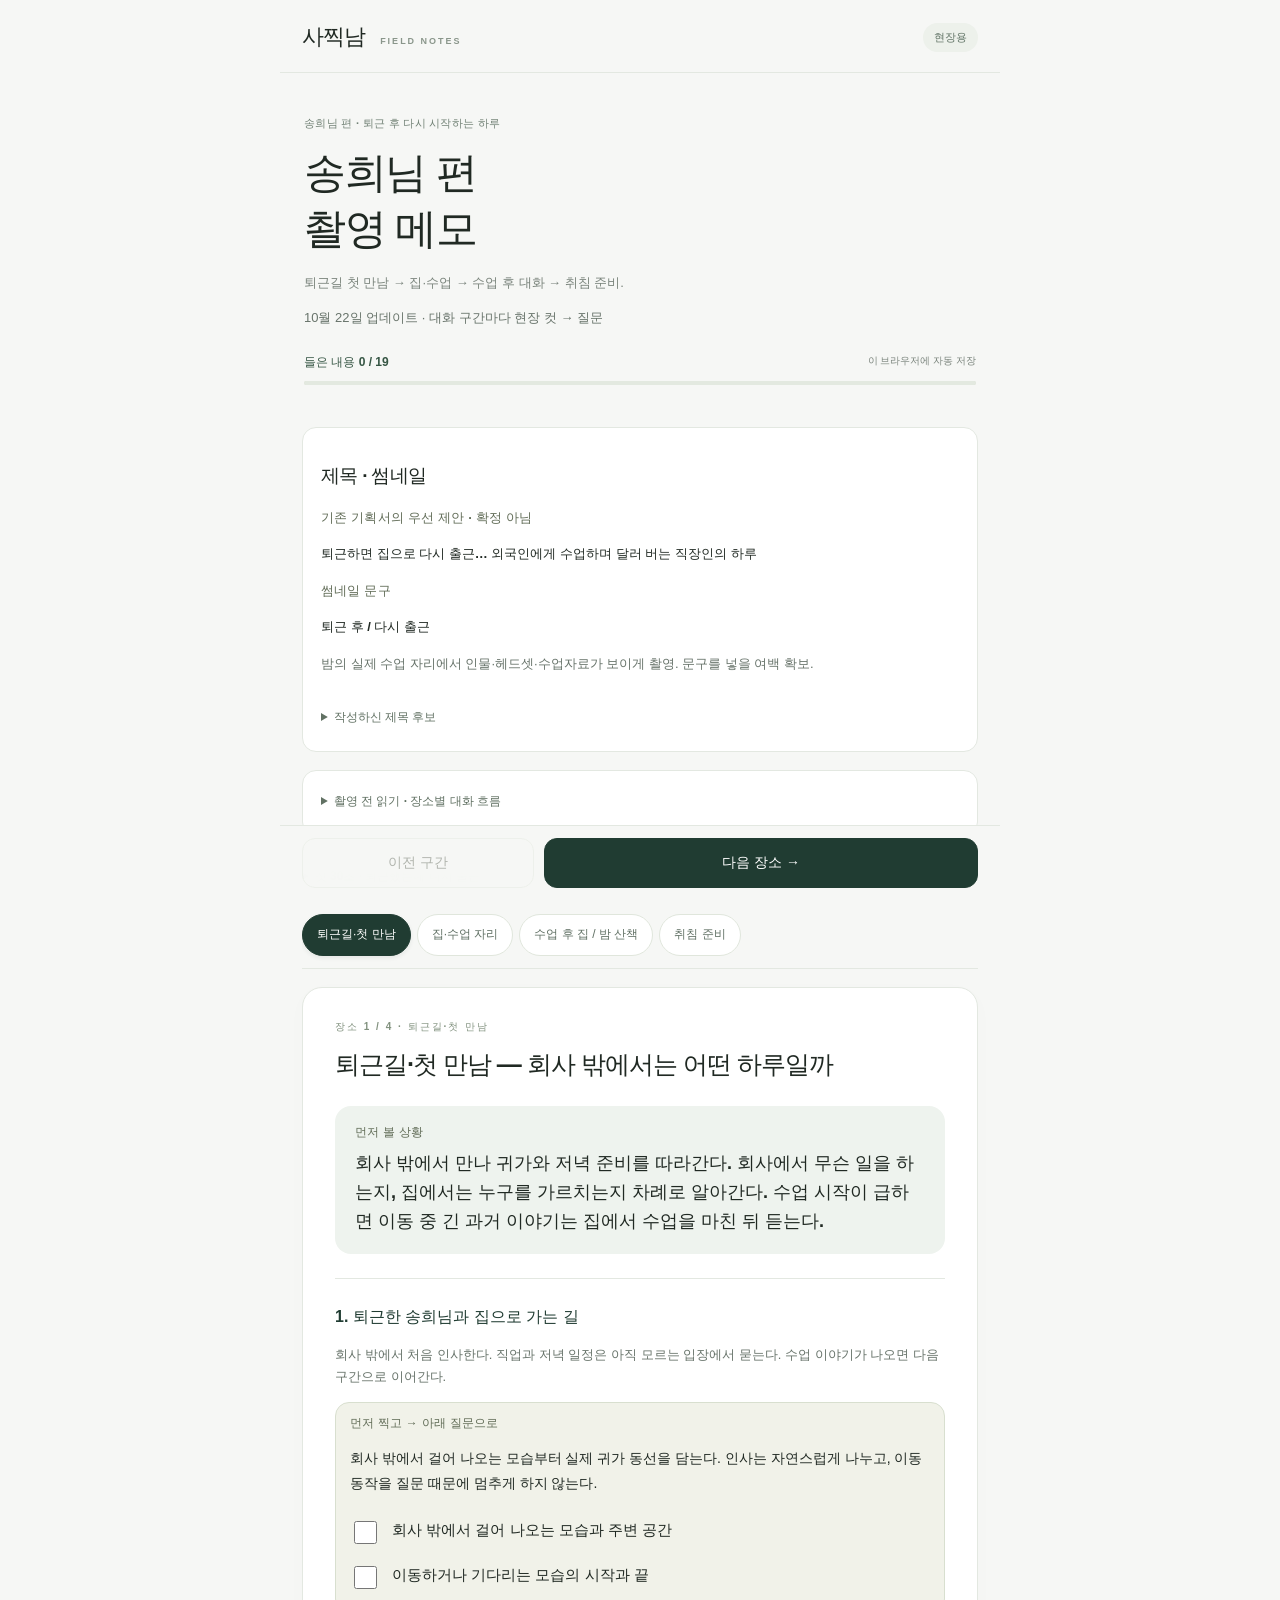
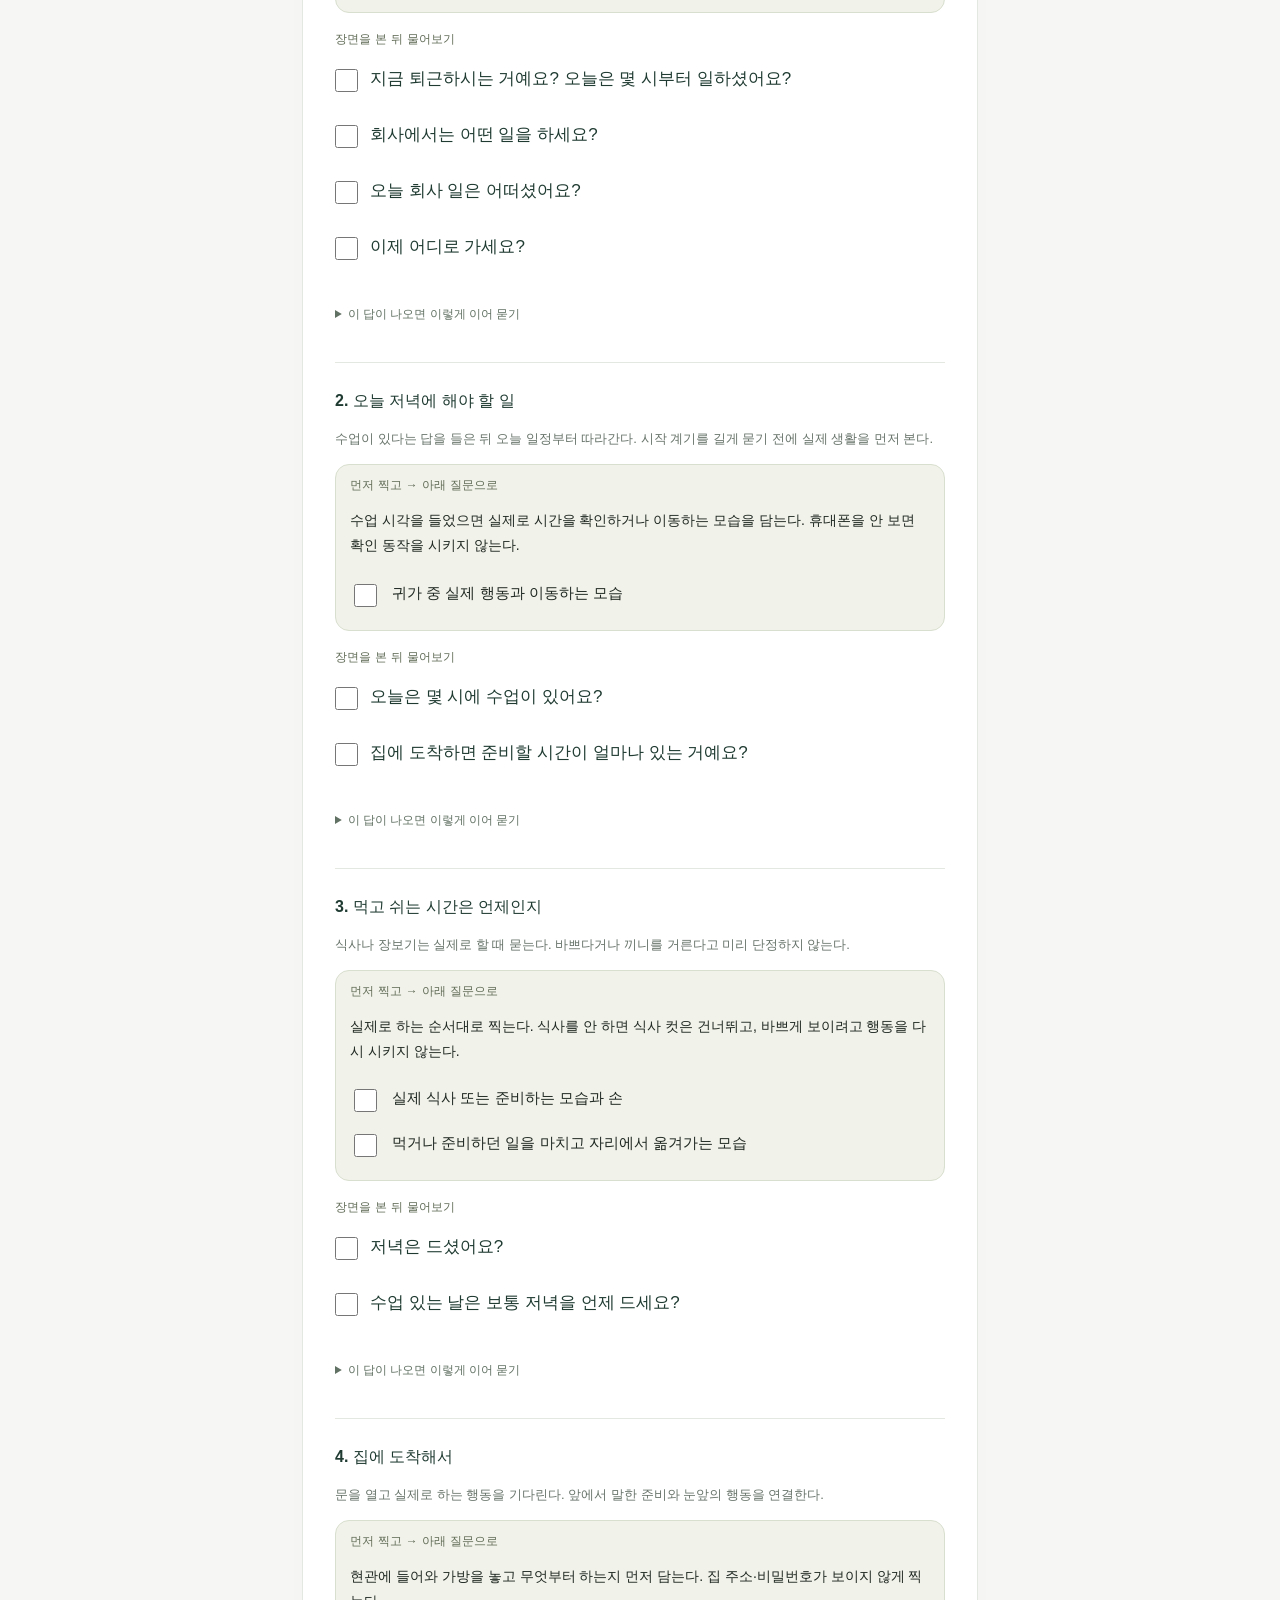
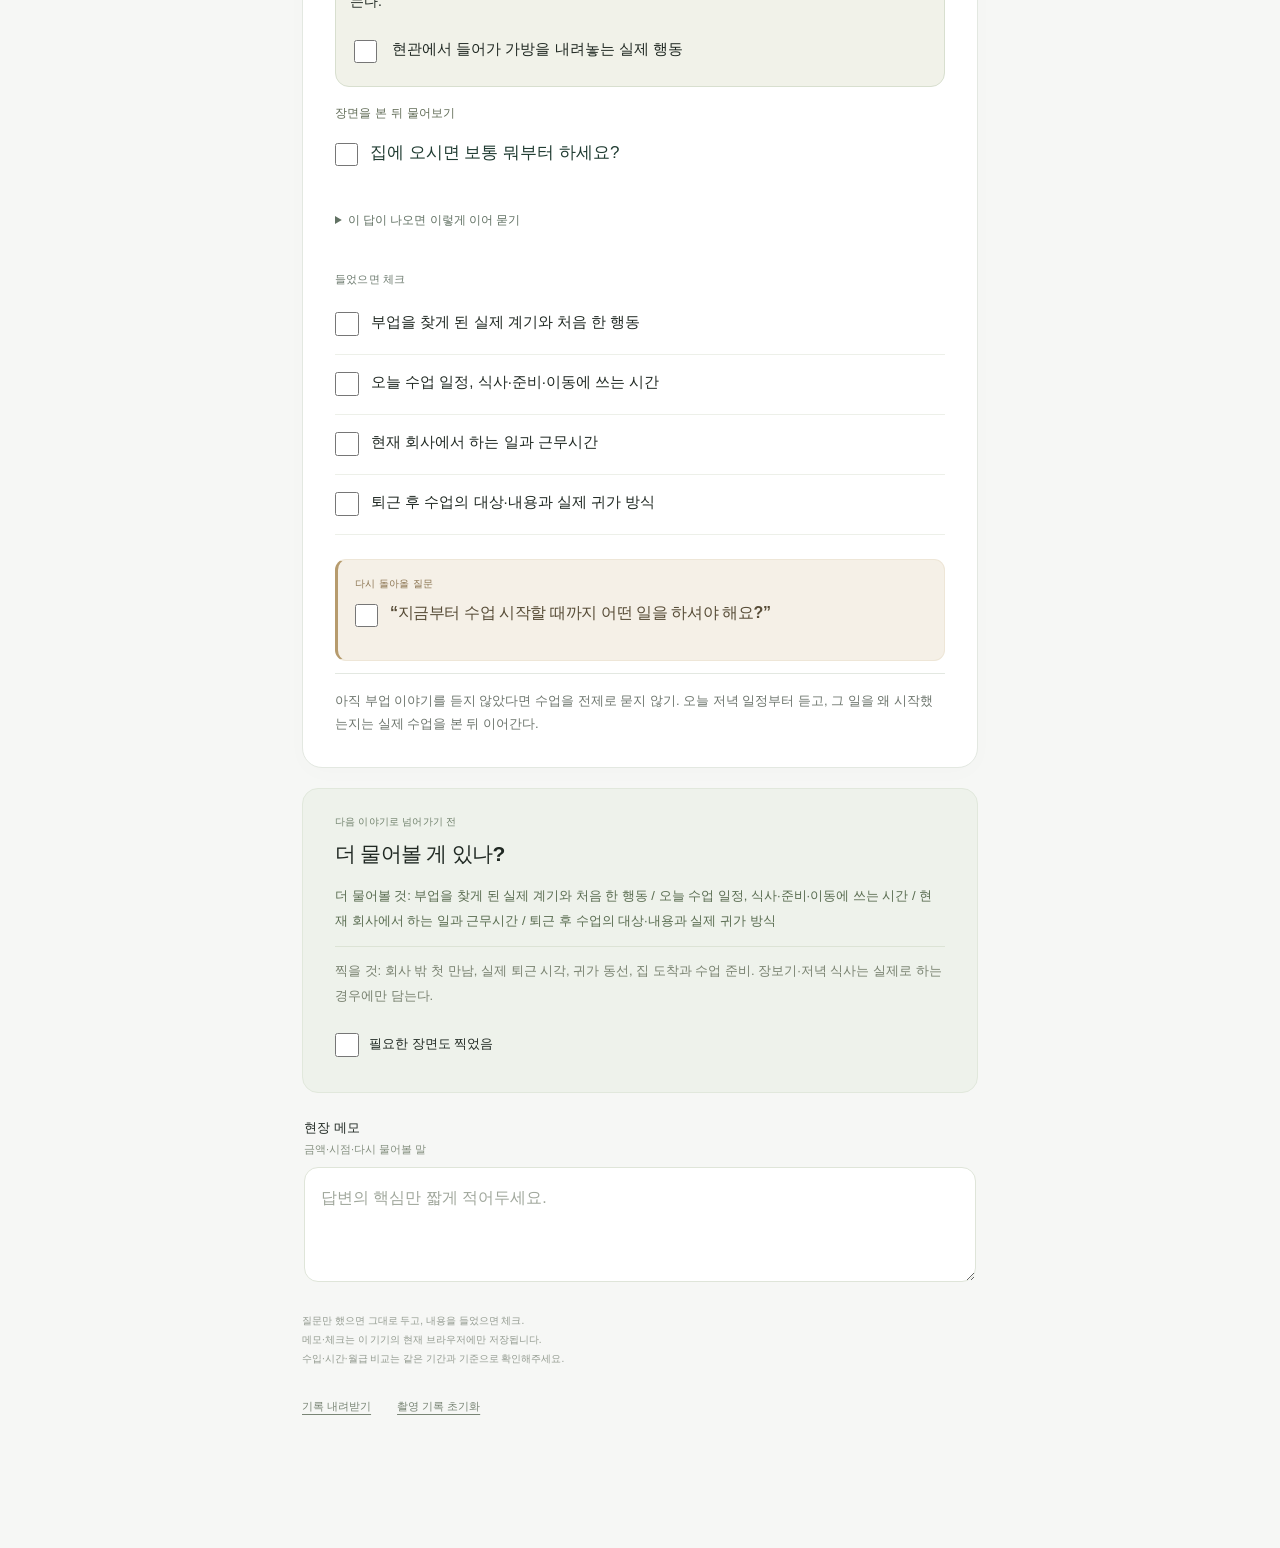
<file: songhee/index.html>
<!doctype html><html lang="ko"><head><meta charset="utf-8"><meta name="viewport" content="width=device-width, initial-scale=1, viewport-fit=cover"><meta name="theme-color" content="#f5f4ee"><meta name="robots" content="noindex,nofollow"><title>송희님 · 촬영 카드</title><link rel="stylesheet" href="../style.css"><link rel="stylesheet" href="../refined.css?v=20261012"><style>.main-questions{margin:20px 0 26px}.main-questions ol,.question-review ol{padding-left:22px}.main-questions li{font-size:17px;line-height:1.8;margin:12px 0;color:#203c32}.question-review{background:white;padding:8px 18px;border:1px solid #e3e8e1;border-radius:14px}.question-review h2{font-size:19px;margin-top:26px}.question-review li{margin:10px 0;line-height:1.8}.question-review section{border-top:1px solid #e3e8e1;margin-top:18px}.flow-block{border-top:1px solid #e3e8e1;margin-top:22px;padding-top:12px}.flow-block h3,.question-review h3{font-size:16px;color:#203c32}.branch{background:#f3f5ef;border-radius:10px;padding:13px;font-size:14px;line-height:1.8}.branch strong{color:#55705a;font-size:12px}.flow-block ol{padding-left:22px}.flow-block details{margin-top:4px}.scene-note{color:#68746b;font-size:13px;line-height:1.7;margin:8px 0 14px}.question-check{display:flex;gap:12px;align-items:flex-start;cursor:pointer;min-height:44px}.question-check input{flex:0 0 23px;width:23px;height:23px;margin:5px 0 0;accent-color:#426951}.question-check span{flex:1;min-width:0}.question-check:has(input:checked){color:#6f7d72}.question-check input:focus-visible{outline:3px solid #a0b9a3;outline-offset:3px}.main-questions ol,.question-review ol{list-style:none;padding-left:0}.field-guide{margin:24px 0;padding:18px;background:#f1f2e9;border:1px solid #d8dfcf;border-radius:14px}.field-guide h3{font-size:19px;margin:4px 0 12px}.cut-sequence{border-top:1px solid #d8dfcf;padding:14px 0}.cut-sequence h4{font-size:17px;margin:0 0 12px}.cut-sequence p{font-size:14px;line-height:1.8;overflow-wrap:anywhere}.cut-tag{display:block;font-size:11px;font-weight:700;color:#637158;margin-top:10px}.cut-check{display:flex;gap:12px;align-items:flex-start;min-height:44px;padding:8px 0;font-size:15px;line-height:1.6;cursor:pointer}.cut-check input{flex:0 0 23px;width:23px;height:23px;accent-color:#426951}.cut-check span{min-width:0}.cut-check:has(input:checked){color:#6f7d72}.cut-question{background:white;border-radius:10px;padding:12px}.cut-check input:focus-visible{outline:3px solid #a0b9a3;outline-offset:3px}.flow-block .field-guide{margin:12px 0 18px;padding:12px 14px}.flow-block .cut-sequence{border:0;padding:0}.flow-block .cut-sequence+.cut-sequence{border-top:1px solid #d8dfcf;margin-top:10px;padding-top:10px}</style></head><body>
<header><div class="brand">사찍남 <span>FIELD NOTES</span></div><span class="private">현장용</span></header>
<main><section class="intro"><p class="eyebrow">송희님 편 · 퇴근 후 다시 시작하는 하루</p><h1>송희님 편<br>촬영 메모</h1><p class="sub">퇴근길 첫 만남 → 집·수업 → 수업 후 대화 → 취침 준비.</p><p class="scene-note">10월 22일 업데이트 · 대화 구간마다 현장 컷 → 질문</p><div class="progress-label"><strong id="total"></strong><span id="save" role="status">이 브라우저에 자동 저장</span></div><progress id="progress" max="20" value="0" aria-label="전체 답변 확보 진행률"></progress></section>
<section class="opening question-review"><h2>제목 · 썸네일</h2><p class="eyebrow">기존 기획서의 우선 제안 · 확정 아님</p><p><strong>퇴근하면 집으로 다시 출근… 외국인에게 수업하며 달러 버는 직장인의 하루</strong></p><p class="eyebrow">썸네일 문구</p><p><strong>퇴근 후 / 다시 출근</strong></p><p class="scene-note">밤의 실제 수업 자리에서 인물·헤드셋·수업자료가 보이게 촬영. 문구를 넣을 여백 확보.</p><details><summary>작성하신 제목 후보</summary><p>회사 0시에 퇴근하고 4시간 부업으로 두번째 월급을 버는 00살 직장인 (직장인 부업 추천)</p><p>퇴근하고 딱 4시간으로 두번째 월급버는 00살 부업러</p><p class="scene-note">원문 보존. 시각·나이·수입·준비 포함 업무시간은 확인 필요. 수업과 컨설팅 수입은 같은 기간인지 확인하고 구분.</p></details></section><details class="opening question-review" id="question-review"><summary>촬영 전 읽기 · 장소별 대화 흐름</summary><p>퇴근길에서 처음 만납니다. 직업과 저녁 일정을 알아간 뒤 실제 수업을 봅니다. 진로와 깊은 이야기는 수업 후에 이어가며, 이미 들은 답은 반복하지 않습니다.</p><section data-card-index="3"><h2>퇴근길·첫 만남 — 회사 밖에서는 어떤 하루일까</h2><h3>퇴근한 송희님과 집으로 가는 길</h3><p class="scene-note">회사 밖에서 처음 인사한다. 직업과 저녁 일정은 아직 모르는 입장에서 묻는다. 수업 이야기가 나오면 다음 구간으로 이어간다.</p><div class="field-guide"><div class="eyebrow">먼저 찍고 → 아래 질문으로</div><p>회사 밖에서 걸어 나오는 모습부터 실제 귀가 동선을 담는다. 인사는 자연스럽게 나누고, 이동 동작을 질문 때문에 멈추게 하지 않는다.</p><label class="cut-check"><input type="checkbox" data-cut-key="songhee-3-1-0" aria-label="현장 컷 확보: 회사 밖에서 걸어 나오는 모습과 주변 공간"><span>회사 밖에서 걸어 나오는 모습과 주변 공간</span></label><label class="cut-check"><input type="checkbox" data-cut-key="songhee-3-1-1" aria-label="현장 컷 확보: 이동하거나 기다리는 모습의 시작과 끝"><span>이동하거나 기다리는 모습의 시작과 끝</span></label></div><div class="eyebrow">장면을 본 뒤 물어보기</div><ol><li>지금 퇴근하시는 거예요? 오늘은 몇 시부터 일하셨어요?</li><li>회사에서는 어떤 일을 하세요?</li><li>오늘 회사 일은 어떠셨어요?</li><li>이제 어디로 가세요?</li></ol><p class="branch"><strong>오늘 퇴근 시간을 이야기하면</strong><br>평소에도 이 시간에 끝나세요? 오늘은 몇 시부터 일하신 거예요?</p><p class="branch"><strong>회사 일을 소개하면</strong><br>그 일은 얼마나 하셨어요? 오늘은 어떤 하루였어요?</p><p class="branch"><strong>바로 집에 간다고 하면</strong><br>집에 가시면 보통 어떻게 보내세요?</p><p class="branch"><strong>집에서 수업한다고 하면</strong><br>어떤 분들에게 뭘 가르치시는 거예요? 오늘도 수업이 있어요?</p><p class="branch"><strong>귀가 시간이 길다면</strong><br>이동할 때는 주로 뭐 하세요? 오늘도 그렇게 보내실 거예요?</p><p class="branch"><strong>쉬고 싶다고 했는데 집에서 바로 일을 시작하면</strong><br>아까는 좀 쉬고 싶다고 하셨는데, 지금 먼저 해야 하는 일이 있어요?</p><p class="branch"><strong>집에 간다는 답을 듣고</strong><br>집에 도착하면 제일 먼저 뭐 하세요?</p><p class="branch"><strong>수업을 한다는 답을 듣고</strong><br>퇴근하고 또 수업을 하시는 거예요? 어떤 분들에게 뭘 가르치세요?</p><p class="branch"><strong>한국어를 가르친다고 하면</strong><br>학생들은 어느 나라에 있어요? 서로 어떻게 만나서 수업해요?</p><h3>오늘 저녁에 해야 할 일</h3><p class="scene-note">수업이 있다는 답을 들은 뒤 오늘 일정부터 따라간다. 시작 계기를 길게 묻기 전에 실제 생활을 먼저 본다.</p><div class="field-guide"><div class="eyebrow">먼저 찍고 → 아래 질문으로</div><p>수업 시각을 들었으면 실제로 시간을 확인하거나 이동하는 모습을 담는다. 휴대폰을 안 보면 확인 동작을 시키지 않는다.</p><label class="cut-check"><input type="checkbox" data-cut-key="songhee-3-flow-1-0" aria-label="현장 컷 확보: 귀가 중 실제 행동과 이동하는 모습"><span>귀가 중 실제 행동과 이동하는 모습</span></label></div><div class="eyebrow">장면을 본 뒤 물어보기</div><ol><li>오늘은 몇 시에 수업이 있어요?</li><li>집에 도착하면 준비할 시간이 얼마나 있는 거예요?</li></ol><p class="branch"><strong>준비할 일을 설명하면</strong><br>그중에 시간이 제일 많이 걸리는 게 뭐예요? 오늘 하는 것도 같이 볼 수 있어요?</p><p class="branch"><strong>회사 일이 늦어질 수 있다고 하면</strong><br>회사에서 늦게 끝나는 날에는 수업 시간을 어떻게 맞추세요?</p><h3>먹고 쉬는 시간은 언제인지</h3><p class="scene-note">식사나 장보기는 실제로 할 때 묻는다. 바쁘다거나 끼니를 거른다고 미리 단정하지 않는다.</p><div class="field-guide"><div class="eyebrow">먼저 찍고 → 아래 질문으로</div><p>실제로 하는 순서대로 찍는다. 식사를 안 하면 식사 컷은 건너뛰고, 바쁘게 보이려고 행동을 다시 시키지 않는다.</p><label class="cut-check"><input type="checkbox" data-cut-key="songhee-3-2-0" aria-label="현장 컷 확보: 실제 식사 또는 준비하는 모습과 손"><span>실제 식사 또는 준비하는 모습과 손</span></label><label class="cut-check"><input type="checkbox" data-cut-key="songhee-3-2-1" aria-label="현장 컷 확보: 먹거나 준비하던 일을 마치고 자리에서 옮겨가는 모습"><span>먹거나 준비하던 일을 마치고 자리에서 옮겨가는 모습</span></label></div><div class="eyebrow">장면을 본 뒤 물어보기</div><ol><li>저녁은 드셨어요?</li><li>수업 있는 날은 보통 저녁을 언제 드세요?</li></ol><p class="branch"><strong>퇴근 시간이 유동적이라면</strong><br>예약은 얼마나 여유를 두고 받아요? 실제로 시간이 겹쳤던 날은 어떻게 해결했어요?</p><p class="branch"><strong>밥을 급하게 먹거나 건너뛴다면</strong><br>오늘만 이런 거예요, 수업 있는 날은 자주 이래요? 식사할 시간을 만들려고 바꿔본 게 있어요?</p><p class="branch"><strong>쉬고 싶은데 예약이 있다면</strong><br>그럴 때도 수업을 하게 되는 이유는 뭐예요? 쉬는 날을 따로 정해두셨나요?</p><p class="branch"><strong>식사 뒤 바로 준비한다고 하면</strong><br>그럼 집에 와서 쉬는 시간은 언제쯤 나는 거예요?</p><p class="branch"><strong>오늘 일정이 평소와 다르다고 하면</strong><br>평소 퇴근한 날은 오늘이랑 어떻게 달라요?</p><p class="branch"><strong>직접 준비한 음식을 먹는다면</strong><br>언제 준비하셨어요? 보통 이렇게 미리 챙겨두세요?</p><p class="branch"><strong>가격을 신경 쓴다고 하면</strong><br>한 달 식비는 대략 어느 정도예요? 다른 데서는 어떤 돈을 아끼세요?</p><p class="branch"><strong>생활비를 줄이고 있다고 하면</strong><br>월급이 들어오면 꼭 먼저 나가는 돈이 뭐예요? 아끼고 싶어도 줄이기 어려운 항목은요?</p><p class="branch"><strong>외식을 줄였다면</strong><br>예전에는 얼마나 쓰셨어요? 줄이고 보니 불편한 점도 있어요?</p><h3>집에 도착해서</h3><p class="scene-note">문을 열고 실제로 하는 행동을 기다린다. 앞에서 말한 준비와 눈앞의 행동을 연결한다.</p><div class="field-guide"><div class="eyebrow">먼저 찍고 → 아래 질문으로</div><p>현관에 들어와 가방을 놓고 무엇부터 하는지 먼저 담는다. 집 주소·비밀번호가 보이지 않게 찍는다.</p><label class="cut-check"><input type="checkbox" data-cut-key="songhee-3-1-2" aria-label="현장 컷 확보: 현관에서 들어가 가방을 내려놓는 실제 행동"><span>현관에서 들어가 가방을 내려놓는 실제 행동</span></label></div><div class="eyebrow">장면을 본 뒤 물어보기</div><ol><li>집에 오시면 보통 뭐부터 하세요?</li></ol><p class="branch"><strong>가방을 놓고 바로 수업 자리에 앉으면</strong><br>지금부터 수업 준비하시는 거예요? 먼저 뭘 확인하세요?</p></section><section data-card-index="4"><h2>집·수업 자리 — 학생 한 명을 가르치고 돈을 받기까지</h2><h3>오늘 만날 학생과 준비하는 자료</h3><p class="scene-note">예약이나 자료를 펼치는 모습을 보고 묻는다. 수업이 시작되면 대화를 멈춘다. 오늘 학생을 소개받았으면 같은 정보를 다시 묻지 않는다.</p><div class="field-guide"><div class="eyebrow">먼저 찍고 → 아래 질문으로</div><p>자료를 펼친 전체 모습에서 시작해 실제로 고치는 부분과 손을 담는다. 중요한 동작은 끝까지 받고, 구도를 바꾸느라 놓치지 않는다.</p><label class="cut-check"><input type="checkbox" data-cut-key="songhee-4-1-0" aria-label="현장 컷 확보: 책상에 앉아 자료를 준비하는 모습"><span>책상에 앉아 자료를 준비하는 모습</span></label><label class="cut-check"><input type="checkbox" data-cut-key="songhee-4-1-1" aria-label="현장 컷 확보: 학생에 맞춰 실제로 준비하거나 수정한 부분"><span>학생에 맞춰 실제로 준비하거나 수정한 부분</span></label></div><div class="eyebrow">장면을 본 뒤 물어보기</div><ol><li>오늘은 어떤 분이 수업을 받으세요?</li><li>그분은 한국어를 배워서 뭘 하고 싶어 하세요?</li><li>그러면 오늘은 어떤 걸 같이 해보실 거예요?</li><li>이 자료는 그 학생에 맞춰 준비하신 거예요?</li></ol><p class="branch"><strong>학생마다 다르게 준비한다면</strong><br>오늘은 어떤 부분을 바꾸셨어요? 준비에는 얼마나 걸려요?</p><p class="branch"><strong>언어 소통이 나오면</strong><br>학생이 한국어를 전혀 모를 때는 어떻게 설명하세요?</p><p class="branch"><strong>학생 공개가 어렵다면</strong><br>학생 정보는 가리고 오늘 준비하신 자료와 수업 전후 과정만 볼 수 있을까요?</p><p class="branch"><strong>학생 수준에 맞춘다고 하면</strong><br>처음 만난 학생의 수준은 어떻게 알아보세요? 오늘 자료에서 그 수준 때문에 바꾼 부분을 보여주실 수 있어요?</p><p class="branch"><strong>외국어로 설명한다고 하면</strong><br>설명이 안 통했던 적도 있어요? 그때는 어떻게 이해시켰어요?</p><p class="branch"><strong>오늘 학생의 학습 목적을 들으면</strong><br>그분은 혼자 공부하는 대신 수업을 신청한 이유가 있대요?</p><p class="branch"><strong>혼자 공부하다 신청했다는 답을 들으면</strong><br>혼자 할 때 어떤 부분이 어려웠다고 하던가요? 그걸 수업에서는 어떻게 도와주세요?</p><p class="branch"><strong>자료를 직접 만든다고 하면</strong><br>오늘 수업 하나 준비하는 데 얼마나 걸렸어요? 전에 쓰던 자료로는 안 되는 부분도 있어요?</p><h3>방금 본 수업에서 궁금했던 것</h3><p class="scene-note">수업이 끝난 뒤 실제로 본 장면 하나를 짚는다. 아래 꼬리 질문 중 관찰한 상황에 맞는 것을 먼저 묻고, 답이 나온 내용은 건너뛴다.</p><div class="field-guide"><div class="eyebrow">먼저 찍고 → 아래 질문으로</div><p>PD 질문은 쉬고 수업을 따라간다. 설명하는 순간뿐 아니라 학생 말을 듣고 기다렸다가 답하는 흐름도 담는다. 학생 화면·음성은 동의 범위에서만 찍는다.</p><label class="cut-check"><input type="checkbox" data-cut-key="songhee-4-2-0" aria-label="현장 컷 확보: 헤드셋을 쓰고 수업에 들어가는 모습"><span>헤드셋을 쓰고 수업에 들어가는 모습</span></label><label class="cut-check"><input type="checkbox" data-cut-key="songhee-4-2-1" aria-label="현장 컷 확보: 설명하는 표정과 자료를 짚는 손"><span>설명하는 표정과 자료를 짚는 손</span></label><label class="cut-check"><input type="checkbox" data-cut-key="songhee-4-2-2" aria-label="현장 컷 확보: 학생 말을 듣고 반응하는 모습"><span>학생 말을 듣고 반응하는 모습</span></label></div><div class="eyebrow">장면을 본 뒤 물어보기</div><ol><li>방금 수업에서 학생이 제일 어려워했던 게 뭐였어요?</li><li>끝날 때는 그 부분을 이해한 것 같았어요? 어떻게 확인하세요?</li></ol><p class="branch"><strong>학생이 막힌 장면을 실제로 봤다면</strong><br>아까 그 부분에서 학생이 조금 어려워하던데, 어떻게 설명해주신 거예요?</p><p class="branch"><strong>준비한 자료 대신 다른 예를 들었다면</strong><br>아까는 자료에 없는 예를 들어주셨잖아요. 그렇게 설명하신 이유가 있어요?</p><p class="branch"><strong>오늘 수업이 처음 예상과 달랐다면</strong><br>어디서부터 다르게 진행됐어요? 다음 시간에는 뭘 바꿔보실 거예요?</p><p class="branch"><strong>학생이 익숙하게 대화하거나 편하게 반응한 모습을 봤다면</strong><br>이 학생과는 얼마나 수업하셨어요? 처음 만났을 때와 달라진 게 있어요?</p><p class="branch"><strong>원래 준비한 내용과 다르게 진행했다면</strong><br>처음 준비하신 것과 달라졌는데, 어느 순간부터 바꿔야겠다고 생각하셨어요?</p><p class="branch"><strong>학생과 오래 수업했다고 하면</strong><br>처음에는 어느 정도였어요? 계속 배우면서 가장 달라진 건 뭐예요?</p><h3>수업이 끝나도 남아 있는 일</h3><p class="scene-note">수업 종료 직후 컴퓨터를 계속 쓰거나 메시지를 보내는지 본다. 일을 마칠 때까지 따라간 다음 준비 시간과 수업료를 연결한다.</p><div class="field-guide"><div class="eyebrow">먼저 찍고 → 아래 질문으로</div><p>바로 다음 질문을 쏟지 말고 헤드셋을 벗은 뒤 무엇을 하는지 본다. 피드백을 보낸다면 작성부터 전송·종료까지 따라간다. 내용은 공개 가능한 부분만 담는다.</p><label class="cut-check"><input type="checkbox" data-cut-key="songhee-4-3-0" aria-label="현장 컷 확보: 수업을 종료하고 헤드셋을 벗는 모습"><span>수업을 종료하고 헤드셋을 벗는 모습</span></label><label class="cut-check"><input type="checkbox" data-cut-key="songhee-4-3-1" aria-label="현장 컷 확보: 실제로 남은 피드백·연락·예약 업무"><span>실제로 남은 피드백·연락·예약 업무</span></label><label class="cut-check"><input type="checkbox" data-cut-key="songhee-4-3-2" aria-label="현장 컷 확보: 남은 작업을 끝내는 손과 표정"><span>남은 작업을 끝내는 손과 표정</span></label><p>방금 찍은 준비·수업·후속 업무가 수업료 질문 앞에 놓일 장면이다. 정산 화면이 있으면 같은 기간인지 확인하고 개인정보를 가린다.</p><label class="cut-check"><input type="checkbox" data-cut-key="songhee-4-4-0" aria-label="현장 컷 확보: 한 번의 수업에 들어간 일이 보이는 준비·진행·마무리 컷 확인"><span>한 번의 수업에 들어간 일이 보이는 준비·진행·마무리 컷 확인</span></label><label class="cut-check"><input type="checkbox" data-cut-key="songhee-4-4-1" aria-label="현장 컷 확보: 공개 가능한 정산 근거가 있으면 해당 금액과 기간"><span>공개 가능한 정산 근거가 있으면 해당 금액과 기간</span></label></div><div class="eyebrow">장면을 본 뒤 물어보기</div><ol><li>수업은 끝났는데, 이제 더 해야 하는 일이 있어요?</li><li>오늘 준비 시작한 때부터 여기까지 하면 얼마나 걸린 거예요?</li><li>오늘 같은 수업은 한 번에 얼마를 받으세요?</li></ol><p class="branch"><strong>재신청이 많다면</strong><br>학생이 왜 다시 배우고 싶다고 하던가요? 실제 피드백 하나 볼 수 있어요?</p><p class="branch"><strong>시간이 겹친 적이 있다면</strong><br>그날은 어떻게 해결하셨어요? 지금은 일정을 어떻게 잡아요?</p><p class="branch"><strong>취소가 생긴다면</strong><br>취소된 수업료나 빈 시간은 어떻게 되는 거예요?</p><p class="branch"><strong>주말에도 일한다면</strong><br>일주일에 온전히 쉬는 날은 있어요?</p><p class="branch"><strong>같은 준비를 반복한다면</strong><br>학생이 늘어도 매번 새로 해야 하는 부분은 뭐예요? 미리 만들어두고 다시 쓰는 건 어떤 거예요?</p><p class="branch"><strong>학생의 반응이 기대와 달랐다면</strong><br>그걸 언제 알아차렸어요? 다음 수업에서는 어떻게 바꾸셨어요?</p><p class="branch"><strong>수업마다 준비 시간이 다르다고 하면</strong><br>그렇게 준비가 오래 걸려도 수업료는 같아요? 최근에 제일 오래 준비한 수업은 얼마나 걸렸어요?</p><p class="branch"><strong>오늘 걸린 시간을 들으면</strong><br>처음 시작했을 때도 이 정도였어요? 익숙해지기 전에는 어떤 일에 시간이 많이 들었어요?</p><p class="branch"><strong>피드백을 보낸다고 하면</strong><br>학생한테 어떤 내용을 보내세요? 다음 수업에서도 이걸 다시 보나요?</p><p class="branch"><strong>수업료를 들으면</strong><br>그 금액에 자료 준비랑 수업 끝나고 해주는 일도 다 포함되는 거예요?</p><p class="branch"><strong>다음 예약 이야기가 나오면</strong><br>다시 신청하는 학생도 있어요? 그분들은 어떤 점이 좋아서 계속 배우겠다고 하던가요?</p><p class="branch"><strong>준비가 오래 걸렸는데 수업료는 같다고 하면</strong><br>그렇게 해도 계속할 만한 일이에요? 시간을 줄이려고 바꿔본 게 있어요?</p><h3>이 일을 처음 발견하고 첫 학생을 만날 때까지</h3><p class="scene-note">지금 한 번의 수업에 무엇이 필요한지 본 뒤 출발점으로 돌아간다. 첫 문의·첫 수업·입금은 같은 사건을 시간순으로 듣는다.</p><div class="field-guide"><div class="eyebrow">먼저 찍고 → 아래 질문으로</div><p>새 행동을 시키기보다 당시 일을 떠올리며 말하는 표정을 담는다. 첫 문의나 프로필 기록이 남아 있고 공개 가능할 때만 함께 본다.</p><label class="cut-check"><input type="checkbox" data-cut-key="songhee-4-flow-3-0" aria-label="현장 컷 확보: 첫 학생 이야기를 하는 표정과 반응"><span>첫 학생 이야기를 하는 표정과 반응</span></label><label class="cut-check"><input type="checkbox" data-cut-key="songhee-4-flow-3-1" aria-label="현장 컷 확보: 공개 가능한 첫 문의·프로필 기록이 있으면 해당 부분"><span>공개 가능한 첫 문의·프로필 기록이 있으면 해당 부분</span></label></div><div class="eyebrow">장면을 본 뒤 물어보기</div><ol><li>오늘 하는 걸 보니까 수업 시간 말고도 할 일이 있네요. 처음에는 이 일을 어떻게 알게 되셨어요?</li><li>회사 다니면서 이 일을 한번 해봐야겠다고 생각한 이유가 있었어요?</li><li>알아본 다음 실제로 제일 먼저 한 건 뭐예요?</li><li>그렇게 준비하고 첫 학생은 어떻게 만나셨어요?</li><li>그분과 첫 수업을 할 때는 어떠셨어요?</li><li>처음 받은 수업료는 얼마였어요?</li></ol><p class="branch"><strong>검색해서 찾았다면</strong><br>어떤 말로 검색하셨어요? 찾고 나서는 뭘 등록하거나 준비했어요?</p><p class="branch"><strong>프로필을 올렸다면</strong><br>처음에는 어떤 소개를 쓰셨어요? 첫 문의가 오기까지 얼마나 걸렸어요?</p><p class="branch"><strong>처음 수업이 어려웠다면</strong><br>어떤 순간에 막혔어요? 다음 수업에서는 뭘 바꾸셨어요?</p><p class="branch"><strong>영어나 과거 경험을 말하면</strong><br>그걸 배우게 된 계기가 있었어요? 지금 수업에 실제로 도움이 된 부분은 뭐예요?</p><p class="branch"><strong>첫 문의가 왔다고 하면</strong><br>그분이 처음 뭐라고 물어봤어요? 신청하기까지 어떤 대화를 나눴어요? 기록이 남아 있으면 개인정보를 가리고 볼 수 있을까요?</p><p class="branch"><strong>처음 가격을 정했다면</strong><br>수업료는 무엇을 보고 정하셨어요? 너무 비싸거나 싸게 정했다고 느낀 적도 있어요?</p><p class="branch"><strong>처음에 신청이 없었다면</strong><br>얼마나 기다리셨어요? 소개글이나 가격, 수업 방식 중 뭘 바꿔봤고 그 뒤 어떤 반응이 왔어요?</p><p class="branch"><strong>첫 수업 후 재신청을 받았다면</strong><br>첫 수업에서 어떤 부분을 좋아했대요? 그 학생 때문에 지금도 지키는 방식이 있어요?</p><p class="branch"><strong>첫 달부터 수입이 생겼다고 하면</strong><br>첫 달에는 몇 명을 가르쳐서 얼마가 들어온 거예요? 지금처럼 되기까지 얼마나 걸렸어요?</p><p class="branch"><strong>첫 학생을 만난 경로를 들으면</strong><br>그분은 송희님 소개에서 어떤 점을 보고 신청했다고 하던가요?</p><p class="branch"><strong>첫 수업료 이야기가 나오면</strong><br>학생이 결제한 돈은 어떤 과정을 거쳐 송희님에게 들어와요? 처음에는 며칠쯤 걸렸어요?</p><p class="branch"><strong>처음 준비한 이야기가 나오면</strong><br>학생을 받기 전에 꼭 준비해야 했던 건 뭐예요? 그때 돈도 들었어요?</p><p class="branch"><strong>지금보다 준비가 오래 걸렸다고 하면</strong><br>첫 수업 때는 뭘 준비하느라 오래 걸렸어요? 다음에는 어떻게 바꾸셨어요?</p><p class="branch"><strong>수업 경력이 없었다고 하면</strong><br>가르친 경력이 없는데 첫 학생에게는 어떤 점을 보여주셨어요?</p><p class="branch"><strong>첫 결제를 받았다고 하면</strong><br>시작해보겠다고 마음먹은 때부터 실제로 돈이 들어오기까지 얼마나 걸렸어요?</p><p class="branch"><strong>월급만으로 부족했다고 하면</strong><br>어떤 순간에 그렇게 느끼셨어요? 당시 가장 부담됐던 게 뭐였어요?</p><p class="branch"><strong>계약이나 고용을 걱정했다면</strong><br>그 이후를 위해 어떤 준비를 하고 싶으셨어요?</p><p class="branch"><strong>여러 일을 알아봤다면</strong><br>그중 지금 하는 일을 고른 이유가 뭐예요?</p><h3>한 번의 수업이 한 달 수입이 되기까지</h3><p class="scene-note">오늘 수업료와 걸린 시간을 들은 뒤 최근 한 달로 넓힌다. 최고 수입과 보통 수입, 매출과 실제 입금을 구분한다.</p><div class="field-guide"><div class="eyebrow">먼저 찍고 → 아래 질문으로</div><p>이미 찍은 준비·수업·후속 업무 컷을 확인한다. 공개 가능한 예약표와 정산이 있으면 같은 기간을 짚는 손과 화면을 담는다.</p><label class="cut-check"><input type="checkbox" data-cut-key="songhee-4-flow-4-0" aria-label="현장 컷 확보: 한 달 업무량을 보여주는 예약표가 있으면 해당 기간"><span>한 달 업무량을 보여주는 예약표가 있으면 해당 기간</span></label><label class="cut-check"><input type="checkbox" data-cut-key="songhee-4-flow-4-1" aria-label="현장 컷 확보: 공개 가능한 같은 기간 정산과 설명하는 모습"><span>공개 가능한 같은 기간 정산과 설명하는 모습</span></label></div><div class="eyebrow">장면을 본 뒤 물어보기</div><ol><li>처음 한 명을 가르치던 때에서 지금은 학생이 얼마나 늘었어요?</li><li>최근 한 달로 보면 수업을 몇 번 하신 거예요?</li><li>그달 수업으로 들어온 돈은 얼마예요?</li><li>그달이 평소와 비슷한 달이에요, 많이 벌었던 달이에요?</li></ol><p class="branch"><strong>수입을 말하면</strong><br>수수료나 비용을 빼기 전인가요? 실제로 남은 돈은 얼마예요?</p><p class="branch"><strong>월급과 비교하면</strong><br>같은 달 회사 월급과 비교하면 어느 정도예요? 매달 비슷하게 들어오나요?</p><p class="branch"><strong>컨설팅도 한다고 하면</strong><br>어떤 일을 도와드리는 거예요? 첫 의뢰는 어떻게 받으셨어요? 수업 수입과 별도로 보면 그달에는 얼마였어요?</p><p class="branch"><strong>추가 수입의 쓰임을 말하지 않았다면</strong><br>이렇게 번 돈은 주로 어디에 쓰세요?</p><p class="branch"><strong>가장 많이 벌었던 달을 말하면</strong><br>그달에는 평소보다 얼마나 더 일했어요? 그 일정을 계속할 수 있었나요? 최근 한 달과 따로 비교해볼 수 있을까요?</p><p class="branch"><strong>매달 비슷하지 않다면</strong><br>학생이 줄거나 취소가 생긴 달에는 얼마나 차이가 나요? 그럴 때 예약을 늘리려고 하는 일이 있어요?</p><p class="branch"><strong>예약표와 정산 내역을 함께 볼 수 있다면</strong><br>여기 잡힌 수업이 다 결제된 건가요? 실제 입금된 금액은 어디서 확인할 수 있어요?</p><p class="branch"><strong>그달 수업 횟수와 수입을 들으면</strong><br>준비와 학생 연락까지 합치면 그달에는 일주일에 며칠, 하루에 몇 시간 정도 하셨어요?</p><p class="branch"><strong>월 수입과 횟수를 들으면</strong><br>오늘처럼 준비하고 연락하는 시간까지 합치면 일주일에 얼마나 쓰시는 거예요?</p><p class="branch"><strong>월 수입만으로 시간당 계산하려 할 때</strong><br>수업 없는 날에도 자료를 만들거나 학생을 찾는 시간이 있어요? 그 시간도 포함된 거예요?</p><h3>다른 일로 이어졌다면</h3><p class="scene-note">수업 외 일이 실제로 있다는 답을 들었을 때만 이어간다. 어떤 문제를 해결해주고 돈을 받는지 한 의뢰로 듣는다.</p><div class="field-guide"><div class="eyebrow">먼저 찍고 → 아래 질문으로</div><p>실제로 별도 업무가 있다는 답을 들으면 그 일을 하는 모습이나 공개 가능한 결과물을 본다. 없으면 이 구간은 건너뛴다.</p><label class="cut-check"><input type="checkbox" data-cut-key="songhee-4-flow-5-0" aria-label="현장 컷 확보: 별도 업무의 실제 작업 또는 공개 가능한 결과물"><span>별도 업무의 실제 작업 또는 공개 가능한 결과물</span></label></div><div class="eyebrow">장면을 본 뒤 물어보기</div><ol><li>집에서 하는 일은 수업이 전부예요, 또 다른 일도 있으세요?</li></ol><p class="branch"><strong>컨설팅을 한다고 하면</strong><br>누구의 어떤 문제를 도와드리는 일이에요? 실제로 맡은 일 하나를 보여주실 수 있어요?</p><p class="branch"><strong>직접 먼저 제안했다고 하면</strong><br>누구에게 어떤 일을 할 수 있다고 말씀드렸어요? 그 일을 맡길 만하다고 보여준 경험이나 결과가 있었어요?</p><p class="branch"><strong>수업을 하다 일을 넓혔다면</strong><br>수업을 더 늘리는 대신 그 일을 해보기로 한 이유가 뭐예요?</p><p class="branch"><strong>처음 의뢰를 맡았다고 하면</strong><br>처음에는 어디까지 해드리기로 했어요? 막상 해보니 예상보다 어려웠던 건 뭐예요?</p><p class="branch"><strong>컨설팅 수입을 말하면</strong><br>어느 기간에 몇 건을 한 금액이에요? 한 번 받은 돈인지 반복해서 받는지도 궁금해요.</p><p class="branch"><strong>두 일을 함께 하고 있다면</strong><br>시간이 겹치면 어떤 일부터 하세요? 일을 늘린 뒤 줄이거나 포기한 일정도 있어요?</p><p class="branch"><strong>다른 일을 소개하면</strong><br>그 일은 수업하다가 연결된 거예요, 따로 시작하신 거예요?</p><p class="branch"><strong>최근 의뢰를 설명하면</strong><br>처음에 뭘 부탁받았고, 송희님은 실제로 뭘 해드렸어요? 끝나고 상대방은 뭐라고 하던가요?</p></section><section data-card-index="5"><h2>수업 후 집 / 밤 산책 — 그 돈으로 달라진 삶</h2><h3>이제 쉬는 시간</h3><p class="scene-note">실제로 일을 마친 뒤 앉거나 걷는다. 산책은 본인이 원하고 시간이 있을 때만 한다. 아직 업무가 남았다면 그 일을 따라간다.</p><div class="field-guide"><div class="eyebrow">먼저 찍고 → 아래 질문으로</div><p>의자에서 일어나 물을 마시거나 쉬는 곳으로 가는 실제 행동을 따라간다. 산책은 원래 하거나 본인이 원할 때만. 피곤한 표정을 요구하지 않는다.</p><label class="cut-check"><input type="checkbox" data-cut-key="songhee-5-1-0" aria-label="현장 컷 확보: 작업 자리에서 벗어나 쉬는 곳으로 이동"><span>작업 자리에서 벗어나 쉬는 곳으로 이동</span></label><label class="cut-check"><input type="checkbox" data-cut-key="songhee-5-1-1" aria-label="현장 컷 확보: 말하지 않고 쉬는 자연스러운 모습"><span>말하지 않고 쉬는 자연스러운 모습</span></label></div><div class="eyebrow">장면을 본 뒤 물어보기</div><ol><li>이제 오늘 할 일은 다 끝난 거예요?</li><li>수업 없는 저녁에는 보통 뭐 하세요?</li><li>이 일을 시작하고 그 시간이 많이 달라졌어요?</li></ol><p class="branch"><strong>뿌듯하다고 하면</strong><br>오늘 특히 잘했다고 느낀 순간이 있었어요?</p><p class="branch"><strong>지치거나 허무하다고 하면</strong><br>그런 날에는 어떻게 쉬세요? 일정을 줄여본 적도 있어요?</p><p class="branch"><strong>성취감과 피곤함을 함께 말하면</strong><br>같은 하루인데도 괜찮았던 날과 유난히 힘들었던 날이 달랐을 것 같아요. 최근에는 어떤 날이 기억나세요?</p><p class="branch"><strong>쉬는 시간을 이야기하면</strong><br>요즘 쉬는 시간에는 뭘 즐겨 하세요? 일을 시작하고 그 시간이 달라졌어요?</p><p class="branch"><strong>피곤해도 계속한다고 하면</strong><br>너무 피곤해서 수업을 못 하겠던 날도 있었어요? 그날 예약은 어떻게 하셨어요?</p><p class="branch"><strong>오늘은 유난히 지쳤다고 하면</strong><br>오늘은 어떤 순간이 제일 힘드셨어요? 평소에도 그 부분이 힘든 편이에요?</p><p class="branch"><strong>그래도 계속할 만하다고 하면</strong><br>어떤 점 때문에 그렇게 느끼세요? 최근에 그걸 느꼈던 일이 있어요?</p><h3>회사 일과 수업을 하기 전에는</h3><p class="scene-note">오늘 본 두 가지 일이 원래 계획했던 삶이었는지 묻는다. 예전 꿈은 본인이 말했을 때만 구체적으로 이어간다.</p><div class="field-guide"><div class="eyebrow">먼저 찍고 → 아래 질문으로</div><p>지난 선택을 설명할 때는 표정과 말끝을 담는다. 손 컷을 채우려고 중요한 답변 중 카메라를 돌리지 않는다.</p><label class="cut-check"><input type="checkbox" data-cut-key="songhee-5-2-0" aria-label="현장 컷 확보: 중요한 답을 하는 표정과 답이 끝난 뒤 반응"><span>중요한 답을 하는 표정과 답이 끝난 뒤 반응</span></label></div><div class="eyebrow">장면을 본 뒤 물어보기</div><ol><li>처음 일을 시작할 때도 지금처럼 회사 다니면서 수업하는 생활을 생각하셨어요?</li><li>그때는 어떤 일을 하고 싶으셨어요?</li></ol><p class="branch"><strong>다른 꿈을 준비했다고 하면</strong><br>어떤 점 때문에 그 일을 하고 싶으셨어요? 준비하면서 하루를 어떻게 보내셨어요?</p><p class="branch"><strong>오랫동안 준비했다고 하면</strong><br>계속해보자는 마음과 다른 일을 해보자는 마음 사이에서 언제 결정을 내리셨어요?</p><p class="branch"><strong>준비를 그만뒀다고 하면</strong><br>그다음에는 무엇부터 하셨어요? 바로 다른 일을 시작할 수 있었어요?</p><p class="branch"><strong>여러 직장이나 아르바이트를 거쳤다면</strong><br>그 일을 해보니 생각과 뭐가 달랐어요? 지금 일을 선택할 때 가장 중요하게 본 건 뭐였어요?</p><p class="branch"><strong>지금 직장이 첫 직장이 아니라고 하면</strong><br>지금 회사에 오기 전에는 어떤 일을 하셨어요? 옮길 때는 뭘 가장 중요하게 보셨어요?</p><p class="branch"><strong>예전 준비가 지금 수업에 도움 됐다고 하면</strong><br>오늘 수업에서도 그때 배운 걸 써먹은 부분이 있었어요?</p><h3>버는 돈과 바뀐 생활</h3><p class="scene-note">귀가길에 들은 시작 이유를 기억해 다시 연결한다. 월급 부족이나 불안을 말하지 않았다면 단정하지 않고 변화부터 묻는다.</p><div class="field-guide"><div class="eyebrow">먼저 찍고 → 아래 질문으로</div><p>대화가 쉬는 틈에 실제 쉬거나 걷는 모습을 담는다. 생활이 달라졌다는 이야기를 증명할 행동이 없으면 연출하지 않는다.</p><label class="cut-check"><input type="checkbox" data-cut-key="songhee-5-2-1" aria-label="현장 컷 확보: 대화 사이 실제 휴식이나 걷는 모습"><span>대화 사이 실제 휴식이나 걷는 모습</span></label></div><div class="eyebrow">장면을 본 뒤 물어보기</div><ol><li>수업으로 돈을 벌기 전과 지금을 비교하면, 생활에서 제일 달라진 게 뭐예요?</li><li>처음 수업료가 들어왔을 때는 그 돈으로 뭐 하셨어요?</li><li>반대로 이 일을 하느라 줄이거나 못 하게 된 것도 있어요?</li></ol><p class="branch"><strong>걱정이 줄었다면</strong><br>최근에 그걸 느낀 일이 하나 있었어요?</p><p class="branch"><strong>아직 크게 달라진 게 없다면</strong><br>그럼 지금은 어떤 이유로 계속하고 계세요?</p><p class="branch"><strong>포기한 시간이 있다면</strong><br>그중 제일 아쉬운 건 뭐예요? 오래 하려면 어떤 부분을 바꿔야 할까요?</p><p class="branch"><strong>자신감이 생겼다고 하면</strong><br>언제 처음 그렇게 느끼셨어요? 예전에는 망설였는데 지금은 해볼 수 있겠다고 생각하는 일이 있어요?</p><p class="branch"><strong>바쁘게 살고 싶다고 하면</strong><br>일이 없는 저녁과 일을 마친 저녁은 본인에게 어떻게 달라요? 말하기 편한 만큼만 들려주세요.</p><p class="branch"><strong>저축이나 투자 이야기가 나오면</strong><br>돈이 들어오면 생활비와 모아둘 돈을 어떻게 나누세요? 그 방식을 택한 이유가 있어요?</p><p class="branch"><strong>시작할 때 생활비가 부담이었다고 말했다면</strong><br>아까 생활비 때문에 시작했다고 하셨잖아요. 지금은 그 부담이 얼마나 달라졌어요?</p><p class="branch"><strong>고용이나 계약이 불안해서 시작했다고 말했다면</strong><br>그때 걱정하셨던 부분은 지금 좀 달라졌어요? 아직 남아 있는 걱정도 있어요?</p><p class="branch"><strong>직접 벌었다는 게 의미 있다고 하면</strong><br>회사를 다니며 받는 월급과, 직접 학생을 구해서 받은 돈은 느낌이 달랐어요?</p><h3>앞으로도 이 생활을 이어갈지</h3><p class="scene-note">좋아진 것과 포기한 것을 모두 들은 뒤 다음 선택을 묻는다. 퇴사나 성공을 결론으로 요구하지 않는다.</p><div class="field-guide"><div class="eyebrow">먼저 찍고 → 아래 질문으로</div><p>앞으로의 생각을 말하는 얼굴과 답변 후 반응을 끝까지 담는다. 고민하는 표정이나 감정을 따로 요청하지 않는다.</p><label class="cut-check"><input type="checkbox" data-cut-key="songhee-5-flow-3-0" aria-label="현장 컷 확보: 앞으로의 선택을 말하는 모습과 답이 끝난 뒤 반응"><span>앞으로의 선택을 말하는 모습과 답이 끝난 뒤 반응</span></label></div><div class="eyebrow">장면을 본 뒤 물어보기</div><ol><li>좋아진 것도 있고 못 하는 것도 생겼는데, 앞으로도 지금처럼 두 일을 같이 하고 싶으세요?</li><li>그렇게 하려면 지금 생활에서 어떤 게 바뀌어야 할까요?</li></ol><p class="branch"><strong>퇴사를 생각한다면</strong><br>어떤 조건이 갖춰지면 결정할 수 있을까요? 수입이 얼마 동안 이어져야 안심될 것 같아요?</p><p class="branch"><strong>병행하고 싶다면</strong><br>두 일을 오래 같이 하려면 지금 가장 필요한 게 뭐예요?</p><p class="branch"><strong>아직 모르겠다면</strong><br>당장 이번 달에는 지키고 싶은 게 하나 있어요?</p><p class="branch"><strong>계약 종료를 고민한다고 하면</strong><br>그 시기가 오기 전까지 어떤 준비가 돼 있으면 좋겠어요? 아직 가장 불안한 부분은 뭐예요?</p><p class="branch"><strong>예전 꿈 이야기를 이어가고 싶어 하면</strong><br>그때 준비했던 시간은 지금 돌아보면 어떻게 느껴지세요? 지금 하는 일에 남아 있는 것도 있어요?</p><p class="branch"><strong>병행하는 생활을 충분히 들은 뒤</strong><br>처음 시작할 때 누가 미리 알려줬으면 좋았겠다 싶은 게 있어요?</p><p class="branch"><strong>일을 줄이거나 바꾸고 싶다고 하면</strong><br>언제쯤 바꾸고 싶으세요? 그 전에 준비돼 있어야 하는 건 뭐예요?</p></section><section data-card-index="6"><h2>취침 준비 — 불 끄고 현관에서 인사</h2><h3>내일 일정을 확인하고 인사</h3><p class="scene-note">일과 대화를 마치고 정리하는 모습을 담는다. 내일 일정까지 들은 뒤 현관에서 인사한다. 잠드는 장면이나 긴 마무리 소감을 요구하지 않는다.</p><div class="field-guide"><div class="eyebrow">먼저 찍고 → 아래 질문으로</div><p>정리 → 실제 종료 → 인사를 담는다. 컴퓨터를 다시 켜거나 불을 여러 번 끄게 하지 않는다. 실제 잠드는 장면은 요구하지 않는다.</p><label class="cut-check"><input type="checkbox" data-cut-key="songhee-6-1-0" aria-label="현장 컷 확보: 실제로 하는 책상 정리나 컴퓨터 종료"><span>실제로 하는 책상 정리나 컴퓨터 종료</span></label><label class="cut-check"><input type="checkbox" data-cut-key="songhee-6-1-1" aria-label="현장 컷 확보: 내일 일정·알람을 확인한다면 그 손동작"><span>내일 일정·알람을 확인한다면 그 손동작</span></label><label class="cut-check"><input type="checkbox" data-cut-key="songhee-6-1-2" aria-label="현장 컷 확보: 현관에서 인사하며 촬영을 마치는 모습"><span>현관에서 인사하며 촬영을 마치는 모습</span></label></div><div class="eyebrow">장면을 본 뒤 물어보기</div><ol><li>내일은 몇 시에 일어나세요?</li></ol><p class="branch"><strong>자연스럽게 말이 이어지면</strong><br>오늘 잘했다고 생각하는 일 하나만 꼽으면요?</p><p class="branch"><strong>내일도 회사와 수업이 모두 있다고 하면</strong><br>내일 수업 준비는 오늘 해놓으신 거예요, 내일 다시 하세요?</p></section></details><details class="opening"><summary>첫 30초 · 퇴근했는데 다시 출근</summary><p>0–8초: 회사 밖 퇴근 모습 → 집에서 헤드셋을 쓰는 모습. 실제 시각과 생활 소리.</p><p>8–20초: 누구를 가르치는지 드러나는 실제 수업과, 확인한 한 달 수입 답변. 수업과 컨설팅은 구분.</p><p>20–30초: 첫 학생을 구하기까지의 경험을 짧게 예고 → 회사 밖 첫 만남부터 본편 시작.</p><p>촬영한 실제 답변으로 구성하는 편집 가안. 아침·출근·점심 촬영은 없으며, 하루 근무시간은 퇴근길 대화로 듣는다.</p></details><nav id="nav" aria-label="촬영 장소"></nav><div id="topics" aria-label="이 장소에서 물어볼 이야기"></div>
<article id="card"></article>
<section class="move"><div class="eyebrow">다음 이야기로 넘어가기 전</div><h2>더 물어볼 게 있나?</h2><p id="missing"></p><p id="shot"></p><label class="shot-check"><input type="checkbox" id="shotDone"> 필요한 장면도 찍었음</label></section>
<section class="notes"><label for="memo">현장 메모 <span>금액·시점·다시 물어볼 말</span></label><textarea id="memo" rows="3" placeholder="답변의 핵심만 짧게 적어두세요."></textarea></section>
<div class="paging"><button id="prev">이전 구간</button><button id="next">다음 구간 →</button></div>
<footer>질문만 했으면 그대로 두고, 내용을 들었으면 체크.<br>메모·체크는 이 기기의 현재 브라우저에만 저장됩니다.<br>수입·시간·월급 비교는 같은 기간과 기준으로 확인해주세요.<div class="tools"><button id="export">기록 내려받기</button><button id="reset">촬영 기록 초기화</button></div></footer></main>
<dialog id="resetDialog"><h2>촬영 기록을 비울까요?</h2><p>이 브라우저에 저장된 체크와 메모를 지웁니다. 필요하면 먼저 기록을 내려받으세요.</p><button id="cancelReset">취소</button><button id="confirmReset">기록 비우기</button></dialog>
<script src="app.js?v=20261022-inline-cuts"></script></body></html>
</file>
<file: style.css>
:root{font-family:-apple-system,BlinkMacSystemFont,'Apple SD Gothic Neo','Noto Sans KR',sans-serif;color:#232820;background:#f5f4ee;font-synthesis:none}*{box-sizing:border-box}body{margin:0}header{max-width:720px;margin:auto;padding:24px 22px 14px;display:flex;justify-content:space-between;align-items:center}.brand{font-weight:850;font-size:21px}.brand span{font-size:10px;letter-spacing:1.5px;margin-left:10px;color:#6a7065}.private{font-size:11px;border:1px solid #cccfc4;border-radius:20px;padding:6px 10px}main{max-width:720px;margin:auto;padding:12px 22px 40px}.eyebrow{font-size:12px;color:#626d58;font-weight:700;letter-spacing:.2px}h1{font-size:36px;line-height:1.3;letter-spacing:-1.6px;margin:16px 0}h2{font-size:22px;line-height:1.5;letter-spacing:-.7px}.sub{font-size:14px;color:#6b7068;line-height:1.7}.progress-label{display:flex;justify-content:space-between;gap:10px;font-size:12px;margin-top:28px}.progress-label span{color:#777e72;font-size:11px}progress{width:100%;height:5px;border:0;display:block;margin:10px 0 24px;background:#dedfd5;border-radius:5px}progress::-webkit-progress-bar{background:#dedfd5;border-radius:5px}progress::-webkit-progress-value{background:#576b42;border-radius:5px}nav{position:sticky;top:0;z-index:2;display:flex;overflow:auto;gap:7px;padding:12px 0;background:#f5f4eef5;scrollbar-width:none}button{font:inherit;cursor:pointer;min-height:44px;border:1px solid #d4d6cb;border-radius:10px;background:#fff;color:#333c2c;padding:11px 14px}button:focus-visible,input:focus-visible,textarea:focus-visible{outline:3px solid #bb7629;outline-offset:3px}nav button{white-space:nowrap;font-size:13px;border-radius:24px}nav button[aria-current=true]{background:#283822;color:white;border-color:#283822}article{margin-top:16px;background:white;border:1px solid #e0e2d7;border-radius:18px;padding:24px 22px}.number{font-size:12px;letter-spacing:1.5px;color:#738267}article h2{margin:12px 0 22px;font-size:27px}.question{border-top:1px solid #e4e5dd;padding-top:20px}.question p{font-size:21px;font-weight:700;line-height:1.65;margin:8px 0 24px;word-break:keep-all}.check-title{font-size:12px;font-weight:800;margin:4px 0 8px}.answer{display:flex;gap:12px;align-items:flex-start;min-height:56px;padding:14px 0;line-height:1.6;font-size:16px;border-bottom:1px solid #eeefe8}.answer input,.shot-check input{flex-shrink:0;width:23px;height:23px;margin:2px 0 0;accent-color:#566d40}.answer:has(input:checked){color:#5c6d4f}.rescue{background:#f8efe3;border-radius:12px;padding:16px;margin-top:24px}.rescue .eyebrow{color:#8b622f}.rescue p{font-size:17px;font-weight:700;line-height:1.6;margin:8px 0 0}details{margin-top:20px;font-size:15px;line-height:1.8}summary{cursor:pointer;min-height:44px;padding:8px 0;font-weight:600}details ul{padding-left:20px;margin:0}.move{padding:26px 6px 8px}.move h2{margin:6px 0}.move p{font-size:15px;line-height:1.8}#missing{color:#7e4c2c}#shot{color:#656c5f}.shot-check{display:flex;gap:10px;align-items:center;font-size:15px;min-height:44px}.notes{padding:22px 0}.notes label{font-weight:700;display:block;font-size:15px;margin-bottom:10px}.notes span{display:block;color:#7a8174;font-weight:400;font-size:12px;margin-top:5px}textarea{width:100%;font:inherit;font-size:16px;line-height:1.7;padding:14px;border:1px solid #cdd2c5;border-radius:12px;background:#fff;resize:vertical}.paging{display:flex;gap:10px}.paging button{flex:1}#next{background:#283822;color:white}button:disabled{opacity:.35;cursor:default}footer{font-size:11px;line-height:1.9;color:#787d73;margin-top:30px}.tools{display:flex;gap:10px;margin-top:16px}.tools button{font-size:12px;background:transparent}dialog{max-width:360px;width:calc(100% - 36px);border:0;border-radius:18px;padding:24px;line-height:1.7}dialog::backdrop{background:#0006}dialog h2{margin-top:0}dialog button{margin-right:8px}@media(min-width:650px){h1{font-size:44px}article{padding:32px}}@media(prefers-reduced-motion:no-preference){progress{transition:all .2s}}
</file>
<file: refined.css>
/* Mobile field notebook: quiet hierarchy, generous touch targets. */
:root{background:#f6f7f5;color:#202923;--ink:#203c32;--line:#e3e8e1}
header{padding-top:22px;padding-bottom:20px;border-bottom:1px solid var(--line)}
.brand{letter-spacing:-1px;font-size:22px}.brand span{letter-spacing:2px;color:#8a968b;font-size:9px;font-weight:600}
.private{color:#617466;background:#edf1eb;border:none;font-weight:600;padding:7px 11px}
main{padding-top:22px;padding-bottom:120px}.intro{padding:0 2px}.intro>.eyebrow{font-size:11px;color:#718175;letter-spacing:.3px}
h1{font-size:34px;letter-spacing:-1.5px;line-height:1.34;margin:14px 0}.sub{font-size:13px;color:#7a847c}
.progress-label{margin-top:25px}.progress-label strong{color:#365644;font-size:12px}.progress-label span{font-size:10px;color:#7a847c}
progress{height:4px;margin:10px 0 16px}progress::-webkit-progress-bar{background:#e3e9e0}progress::-webkit-progress-value{background:#52765b}
nav{background:#f6f7f5f7;padding:12px 0;border-bottom:1px solid var(--line);backdrop-filter:blur(12px);gap:6px}
nav button{font-size:12px;min-height:42px;padding:10px 14px;border-color:#e0e6dc;background:#fff;color:#607064}
nav button[aria-current=true]{background:var(--ink);border-color:var(--ink);box-shadow:0 2px 4px #203c3215}
article{border:1px solid var(--line);border-radius:20px;padding:24px 22px;margin-top:18px;box-shadow:0 5px 24px #263f2d04}
.number{font-size:10px;letter-spacing:2px;font-weight:700;color:#81917e}article h2{font-size:25px;letter-spacing:-1px;margin:12px 0 24px;line-height:1.45}
.question{border-top:1px solid var(--line);padding-top:22px}.question .eyebrow{font-size:10px;letter-spacing:.5px;color:#7e8b7f}.question p{font-size:21px;line-height:1.65;letter-spacing:-.65px;margin-bottom:26px}
.check-title{font-size:11px;color:#6d7b6f;letter-spacing:.2px}.answer{border-bottom:1px solid #edf0e9;font-size:15px;line-height:1.75;gap:12px;padding:15px 0;min-height:60px}
.answer:has(input:checked){background:#f3f7ef;border-radius:9px;color:#4c7051;padding-left:9px;padding-right:6px}
.answer input,.shot-check input{accent-color:#486d4e;width:24px;height:24px}.rescue{background:#f5f0e7;border:1px solid #eee6d7;border-left:3px solid #b69b6d;padding:17px;margin-top:24px;border-radius:11px}
.rescue .eyebrow{font-size:10px;color:#8a734f;letter-spacing:.3px}.rescue p{font-size:16px;line-height:1.8;letter-spacing:-.4px;color:#574c37}
details{font-size:14px;color:#647366}summary{font-size:12px;color:#617163;min-height:48px;padding:12px 0}
.move{margin-top:20px;padding:22px;background:#eef2eb;border:1px solid #e1e8dc;border-radius:16px}.move .eyebrow{font-size:10px;color:#6f806b}.move h2{font-size:21px;margin:9px 0 14px}.move p{font-size:13px;line-height:1.9}#missing{color:#596c50}#shot{color:#78816f;border-top:1px solid #dce3d5;padding-top:12px}.shot-check{font-size:13px;margin-top:12px}
.notes{padding:26px 2px 0}.notes label{font-size:13px}.notes span{font-size:11px;font-weight:400;color:#859080}textarea{border-color:#dfe5d9;border-radius:14px;font-size:16px;padding:16px;background:#fff;min-height:100px}textarea::placeholder{color:#a0a79c}
.paging{position:fixed;bottom:0;left:50%;transform:translateX(-50%);width:100%;max-width:720px;padding:12px 22px calc(12px + env(safe-area-inset-bottom));background:#f6f7f5f5;backdrop-filter:blur(16px);border-top:1px solid var(--line);z-index:5;gap:10px}
.paging button{min-height:50px;border-radius:13px;font-size:14px;font-weight:650}.paging #prev{flex:.8;background:transparent;border-color:#dce3d7}.paging #next{flex:1.6;background:var(--ink);border-color:var(--ink)}
footer{margin-top:25px;color:#939b90;font-size:10px;line-height:1.9}.tools{margin-top:16px}.tools button{border:0;padding:8px 0;margin-right:16px;font-size:11px;text-decoration:underline;text-underline-offset:4px;color:#798575}
dialog{box-shadow:0 20px 80px #0002}dialog p{color:#697567;font-size:14px}#confirmReset{background:var(--ink);color:white}
@media(min-width:650px){main{padding-top:32px}.intro{padding-bottom:8px}h1{font-size:42px}article{padding:32px}.question p{font-size:24px}.move{padding:26px 32px}}

.goal{margin:24px 0;padding:18px 20px;background:#eef3ee;border-radius:16px;} .goal p{margin:8px 0 0;font-size:18px;line-height:1.6;font-weight:600;} .answer span{line-height:1.65;}

#topics{display:flex;gap:8px;flex-wrap:wrap;margin:16px 0;}#topics:empty{display:none}#topics button{border:1px solid #dce3dc;background:white;border-radius:10px;padding:10px 12px;color:#41574b;font:inherit;font-size:14px}#topics button[aria-current="true"]{background:#e8eee8;border-color:#536e5d;font-weight:700}

.field-note{font-size:13px;line-height:1.8;color:#6d756d;border-top:1px solid #e3e8e1;padding-top:15px;margin-top:12px}.opening{margin-top:18px}.opening p{font-size:13px;line-height:1.8}
</file>
<file: dino/style.css>
:root{font-family:-apple-system,BlinkMacSystemFont,"Apple SD Gothic Neo","Noto Sans KR",sans-serif;color:#243b32;background:#f7f6f2;font-size:16px;line-height:1.7}*{box-sizing:border-box}body{margin:0}header{max-width:860px;margin:auto;padding:22px 24px;border-bottom:1px solid #dedfd6;display:flex;justify-content:space-between}header span,.eyebrow{font-size:12px;letter-spacing:.08em;color:#6d786e}main{max-width:800px;margin:auto;padding:0 24px 60px}.hero{padding:44px 0 28px}h1{font-size:42px;line-height:1.25;letter-spacing:-.045em;margin:14px 0 24px}.title{font-size:20px;font-weight:650}.muted,footer{color:#687269}.status{font-size:12px;border-left:2px solid #b8a77f;padding-left:12px}.sticky{position:sticky;top:0;z-index:5;background:#f7f6f2f5;backdrop-filter:blur(12px);padding:12px 0;border-bottom:1px solid #d8ddd4}nav{display:flex;gap:8px;overflow:auto;white-space:nowrap;padding-bottom:9px}nav a{color:#294436;background:white;border:1px solid #d9dfd5;border-radius:24px;padding:8px 15px;text-decoration:none;font-size:14px}.progress{display:flex;align-items:center;gap:15px;font-size:12px}progress{height:5px;flex:1;accent-color:#41664e}.card{scroll-margin-top:125px;background:white;border:1px solid #dde1d8;border-radius:18px;margin:28px 0;padding:28px}h2{font-size:24px;line-height:1.4;letter-spacing:-.03em;margin:8px 0 24px}.card p,.reference p{font-size:14px;overflow-wrap:anywhere}.question{display:flex;gap:14px;padding:18px 0;border-bottom:1px solid #edf0e9;cursor:pointer;font-size:18px;line-height:1.7}input[type=checkbox]{width:23px;height:23px;flex:0 0 23px;margin:4px 0 0;accent-color:#426951}.question:has(input:checked){color:#8a938a}.shot{background:#f1f3eb;border-left:3px solid #8c9d77;border-radius:0 10px 10px 0;padding:16px;margin:22px 0}.shot small{display:block;font-weight:700;color:#647557;margin-bottom:9px}.shot label{display:flex;gap:12px;font-size:15px}.answer{padding:17px;border:1px dashed #c6d2c0;border-radius:10px}.answer b{color:#3d6047}.reference{border-bottom:1px solid #dce1d8;padding:18px 0}.reference summary{cursor:pointer;font-weight:600;min-height:35px;line-height:1.5}.memo-label{display:block;font-size:13px;color:#6b776a;margin-top:24px}textarea{display:block;width:100%;font:inherit;border:1px solid #dbe0d5;background:#fbfcf9;border-radius:9px;padding:12px;margin-top:8px;resize:vertical}footer{padding:25px 0;font-size:13px}a{color:#386246}button{font:inherit;padding:12px;border:1px solid #cdd5c6;border-radius:8px;background:white;cursor:pointer}.tools{display:flex;gap:10px;flex-wrap:wrap;margin-top:20px}:focus-visible{outline:3px solid #9bb28c;outline-offset:3px}@media(max-width:480px){main{padding:0 16px 40px}header{padding:16px}h1{font-size:35px}.card{padding:21px 18px;margin:22px 0}h2{font-size:22px}.question{font-size:17px}.title{font-size:18px}}
</file>
<file: kenen/style.css>
:root{font-family:-apple-system,BlinkMacSystemFont,"Apple SD Gothic Neo","Noto Sans KR",sans-serif;color:#243b32;background:#f7f6f2;font-size:16px;line-height:1.7}*{box-sizing:border-box}body{margin:0}header{max-width:860px;margin:auto;padding:22px 24px;border-bottom:1px solid #dedfd6;display:flex;justify-content:space-between}header span,.eyebrow{font-size:12px;letter-spacing:.08em;color:#6d786e}main{max-width:800px;margin:auto;padding:0 24px 60px}.hero{padding:44px 0 28px}h1{font-size:42px;line-height:1.25;letter-spacing:-.045em;margin:14px 0 24px}.title{font-size:20px;font-weight:650}.muted,footer{color:#687269}.status{font-size:12px;border-left:2px solid #b8a77f;padding-left:12px}.sticky{position:sticky;top:0;z-index:5;background:#f7f6f2f5;backdrop-filter:blur(12px);padding:12px 0;border-bottom:1px solid #d8ddd4}nav{display:flex;gap:8px;overflow:auto;white-space:nowrap;padding-bottom:9px}nav a{color:#294436;background:white;border:1px solid #d9dfd5;border-radius:24px;padding:8px 15px;text-decoration:none;font-size:14px}.progress{display:flex;align-items:center;gap:15px;font-size:12px}progress{height:5px;flex:1;accent-color:#41664e}.card{scroll-margin-top:125px;background:white;border:1px solid #dde1d8;border-radius:18px;margin:28px 0;padding:28px}h2{font-size:24px;line-height:1.4;letter-spacing:-.03em;margin:8px 0 24px}.card p,.reference p{font-size:14px;overflow-wrap:anywhere}.question{display:flex;gap:14px;padding:18px 0;border-bottom:1px solid #edf0e9;cursor:pointer;font-size:18px;line-height:1.7}input[type=checkbox]{width:23px;height:23px;flex:0 0 23px;margin:4px 0 0;accent-color:#426951}.question:has(input:checked){color:#8a938a}.shot{background:#f1f3eb;border-left:3px solid #8c9d77;border-radius:0 10px 10px 0;padding:16px;margin:22px 0}.shot small{display:block;font-weight:700;color:#647557;margin-bottom:9px}.shot label{display:flex;gap:12px;font-size:15px}.answer{padding:17px;border:1px dashed #c6d2c0;border-radius:10px}.answer b{color:#3d6047}.reference{border-bottom:1px solid #dce1d8;padding:18px 0}.reference summary{cursor:pointer;font-weight:600;min-height:35px;line-height:1.5}.memo-label{display:block;font-size:13px;color:#6b776a;margin-top:24px}textarea{display:block;width:100%;font:inherit;border:1px solid #dbe0d5;background:#fbfcf9;border-radius:9px;padding:12px;margin-top:8px;resize:vertical}footer{padding:25px 0;font-size:13px}a{color:#386246}button{font:inherit;padding:12px;border:1px solid #cdd5c6;border-radius:8px;background:white;cursor:pointer}.tools{display:flex;gap:10px;flex-wrap:wrap;margin-top:20px}:focus-visible{outline:3px solid #9bb28c;outline-offset:3px}@media(max-width:480px){main{padding:0 16px 40px}header{padding:16px}h1{font-size:35px}.card{padding:21px 18px;margin:22px 0}h2{font-size:22px}.question{font-size:17px}.title{font-size:18px}}
[hidden]{display:none!important}nav{flex-wrap:wrap;white-space:normal;overflow:visible;gap:6px}nav a.active{background:#294436;color:#fff;border-color:#294436;font-weight:700;box-shadow:0 2px 6px #29443626}nav a{transition:background .15s,color .15s}.part-overview{margin:24px 0}.part-pager{display:flex;align-items:center;justify-content:space-between;gap:16px;padding:20px 0}.part-pager a{padding:10px 16px;border:1px solid #cdd5c6;border-radius:9px;text-decoration:none;background:white}.part-pager span{color:#687269;font-size:13px;margin:auto}.sticky{scroll-margin-top:0}@media(max-width:480px){nav a{font-size:13px;padding:7px 11px}.sticky{padding:10px 0}}

.part{margin:28px 0}.scene{background:white;border:1px solid #dde1d8;border-radius:16px;padding:24px;margin:20px 0}.scene h3{font-size:19px;margin:0 0 10px}.context{font-size:14px;color:#647066}.cue{font-size:13px;font-weight:650;margin:22px 0 4px;color:#557160}.essential{padding:12px;background:#edf3e9;border-radius:8px;font-size:14px}.lead{font-size:21px}.cut{display:flex;gap:14px;cursor:pointer}.shot:has(input:checked){opacity:.6}.question:has(input:checked) span{text-decoration:line-through}details{padding:18px 0;border-bottom:1px solid #ddd}summary{cursor:pointer;font-weight:600}.part>label.cut{background:white;padding:16px;margin:8px 0;border-radius:10px}#partProgress{color:#6b776a;font-size:12px}progress{min-width:30px}input[type=checkbox]{min-width:24px;min-height:24px}textarea{min-height:100px}@media(max-width:480px){.scene{padding:18px 16px}nav{flex-wrap:nowrap;overflow-x:auto;white-space:nowrap}nav a{flex-shrink:0}.hero{padding-top:28px}h1{font-size:31px}.progress{gap:8px}#progressText{white-space:nowrap;font-size:11px}}
/* 사찍남 브랜드: 주황 */
:root{color:#302a26;background:#faf8f5}header{border-color:#e8e0d7}header b{color:#d65b15}.eyebrow,header span{color:#84756a}.sticky{background:#faf8f5f5;border-color:#e8dfd6}nav a{color:#6d4a33;border-color:#ead9c9}nav a.active{background:#d65b15;border-color:#d65b15;color:#fff;box-shadow:0 2px 6px #d65b1526}progress,input[type=checkbox]{accent-color:#d65b15}.shot{background:#fff2e6;border-left-color:#e87829}.shot small{color:#a64a14}.cue{color:#a84c18}.essential{background:#fff0df;color:#8f431b}.question:has(input:checked){color:#9b887b}.scene,.part>label.cut{border-color:#e8e0d7}.context,.muted,footer,#partProgress{color:#7c6f65}.question{border-color:#f0e8df}a{color:#b54b10}textarea{border-color:#e3d6c9;background:#fffdfa}button,.part-pager a{border-color:#e2d0be;color:#7d431e}:focus-visible{outline-color:#ee944c}.lead{color:#493326}
header{align-items:center}.brand{display:flex;align-items:center;gap:10px;text-decoration:none}.brand img{width:40px;height:40px;border-radius:50%;object-fit:contain}.brand strong{font-size:16px;color:#302a26}.brand small{display:block;font-size:9px;letter-spacing:.12em;color:#9b7762}.hero{border-bottom:1px solid #e8dfd6;padding-bottom:36px}.hero .eyebrow{color:#ca5616;font-weight:700}.edition{display:flex;gap:10px;flex-wrap:wrap;margin-top:24px}.edition span{border:1px solid #e7d9cc;border-radius:5px;padding:5px 9px;font-size:11px;color:#806c5d}.hero h1{font-size:46px;letter-spacing:-.055em}.scene{box-shadow:0 3px 16px #5b392008;border-top:3px solid #f17c2b}.scene h3{letter-spacing:-.025em}.shot{margin:20px 0}.print-link{display:inline-block;padding:10px 14px;border:1px solid #db6c28;border-radius:7px;text-decoration:none;margin-top:15px}.part>h2{max-width:620px;font-size:28px}.part>.eyebrow{font-weight:650;color:#c6581b}@media(max-width:480px){header span{font-size:9px}header{padding:14px 16px}.hero h1{font-size:32px}.part>h2{font-size:24px}.brand img{width:34px;height:34px}.brand strong{font-size:14px}}@media print{header,.hero{max-width:none}header{border:0}.sticky,.tools,.part-pager,#saveState,footer{display:none!important}.part[hidden],.part{display:block!important}main{max-width:none;padding:0}.part{break-before:page}.scene{box-shadow:none;break-inside:avoid}textarea{min-height:70px}.shot{break-inside:avoid}body{background:white}h1{font-size:30pt}nav{display:none}input[type=checkbox]{appearance:none;border:1px solid #888;width:12px;height:12px}.question{font-size:12pt}.context{font-size:10pt}}

/* v03: prevent input zoom on mobile */
textarea{font-size:16px}label.core{display:flex;gap:12px;padding:12px 0;align-items:flex-start}label.core input{margin-top:4px;flex-shrink:0}

.situation-group{border-top:2px solid #dd641f;margin-top:32px;padding-top:16px}.situation-group>h3{font-size:21px;color:#a54712}
</file>
<file: shoe-story/style.css>
:root{font-family:-apple-system,BlinkMacSystemFont,"Apple SD Gothic Neo","Noto Sans KR",sans-serif;color:#243b32;background:#f7f6f2;font-size:16px;line-height:1.7}*{box-sizing:border-box}body{margin:0}header{max-width:860px;margin:auto;padding:22px 24px;border-bottom:1px solid #dedfd6;display:flex;justify-content:space-between}header span,.eyebrow{font-size:12px;letter-spacing:.08em;color:#6d786e}main{max-width:800px;margin:auto;padding:0 24px 60px}.hero{padding:44px 0 28px}h1{font-size:42px;line-height:1.25;letter-spacing:-.045em;margin:14px 0 24px}.title{font-size:20px;font-weight:650}.muted,footer{color:#687269}.status{font-size:12px;border-left:2px solid #b8a77f;padding-left:12px}.sticky{position:sticky;top:0;z-index:5;background:#f7f6f2f5;backdrop-filter:blur(12px);padding:12px 0;border-bottom:1px solid #d8ddd4}nav{display:flex;gap:8px;overflow:auto;white-space:nowrap;padding-bottom:9px}nav a{color:#294436;background:white;border:1px solid #d9dfd5;border-radius:24px;padding:8px 15px;text-decoration:none;font-size:14px}.progress{display:flex;align-items:center;gap:15px;font-size:12px}progress{height:5px;flex:1;accent-color:#41664e}.card{scroll-margin-top:125px;background:white;border:1px solid #dde1d8;border-radius:18px;margin:28px 0;padding:28px}h2{font-size:24px;line-height:1.4;letter-spacing:-.03em;margin:8px 0 24px}.card p,.reference p{font-size:14px;overflow-wrap:anywhere}.question{display:flex;gap:14px;padding:18px 0;border-bottom:1px solid #edf0e9;cursor:pointer;font-size:18px;line-height:1.7}input[type=checkbox]{width:23px;height:23px;flex:0 0 23px;margin:4px 0 0;accent-color:#426951}.question:has(input:checked){color:#8a938a}.shot{background:#f1f3eb;border-left:3px solid #8c9d77;border-radius:0 10px 10px 0;padding:16px;margin:22px 0}.shot small{display:block;font-weight:700;color:#647557;margin-bottom:9px}.shot label{display:flex;gap:12px;font-size:15px}.answer{padding:17px;border:1px dashed #c6d2c0;border-radius:10px}.answer b{color:#3d6047}.reference{border-bottom:1px solid #dce1d8;padding:18px 0}.reference summary{cursor:pointer;font-weight:600;min-height:35px;line-height:1.5}.memo-label{display:block;font-size:13px;color:#6b776a;margin-top:24px}textarea{display:block;width:100%;font:inherit;border:1px solid #dbe0d5;background:#fbfcf9;border-radius:9px;padding:12px;margin-top:8px;resize:vertical}footer{padding:25px 0;font-size:13px}a{color:#386246}button{font:inherit;padding:12px;border:1px solid #cdd5c6;border-radius:8px;background:white;cursor:pointer}.tools{display:flex;gap:10px;flex-wrap:wrap;margin-top:20px}:focus-visible{outline:3px solid #9bb28c;outline-offset:3px}@media(max-width:480px){main{padding:0 16px 40px}header{padding:16px}h1{font-size:35px}.card{padding:21px 18px;margin:22px 0}h2{font-size:22px}.question{font-size:17px}.title{font-size:18px}}
[hidden]{display:none!important}nav{flex-wrap:wrap;white-space:normal;overflow:visible;gap:6px}nav a.active{background:#294436;color:#fff;border-color:#294436;font-weight:700;box-shadow:0 2px 6px #29443626}nav a{transition:background .15s,color .15s}.part-overview{margin:24px 0}.part-pager{display:flex;align-items:center;justify-content:space-between;gap:16px;padding:20px 0}.part-pager a{padding:10px 16px;border:1px solid #cdd5c6;border-radius:9px;text-decoration:none;background:white}.part-pager span{color:#687269;font-size:13px;margin:auto}.sticky{scroll-margin-top:0}@media(max-width:480px){nav a{font-size:13px;padding:7px 11px}.sticky{padding:10px 0}}
</file>
